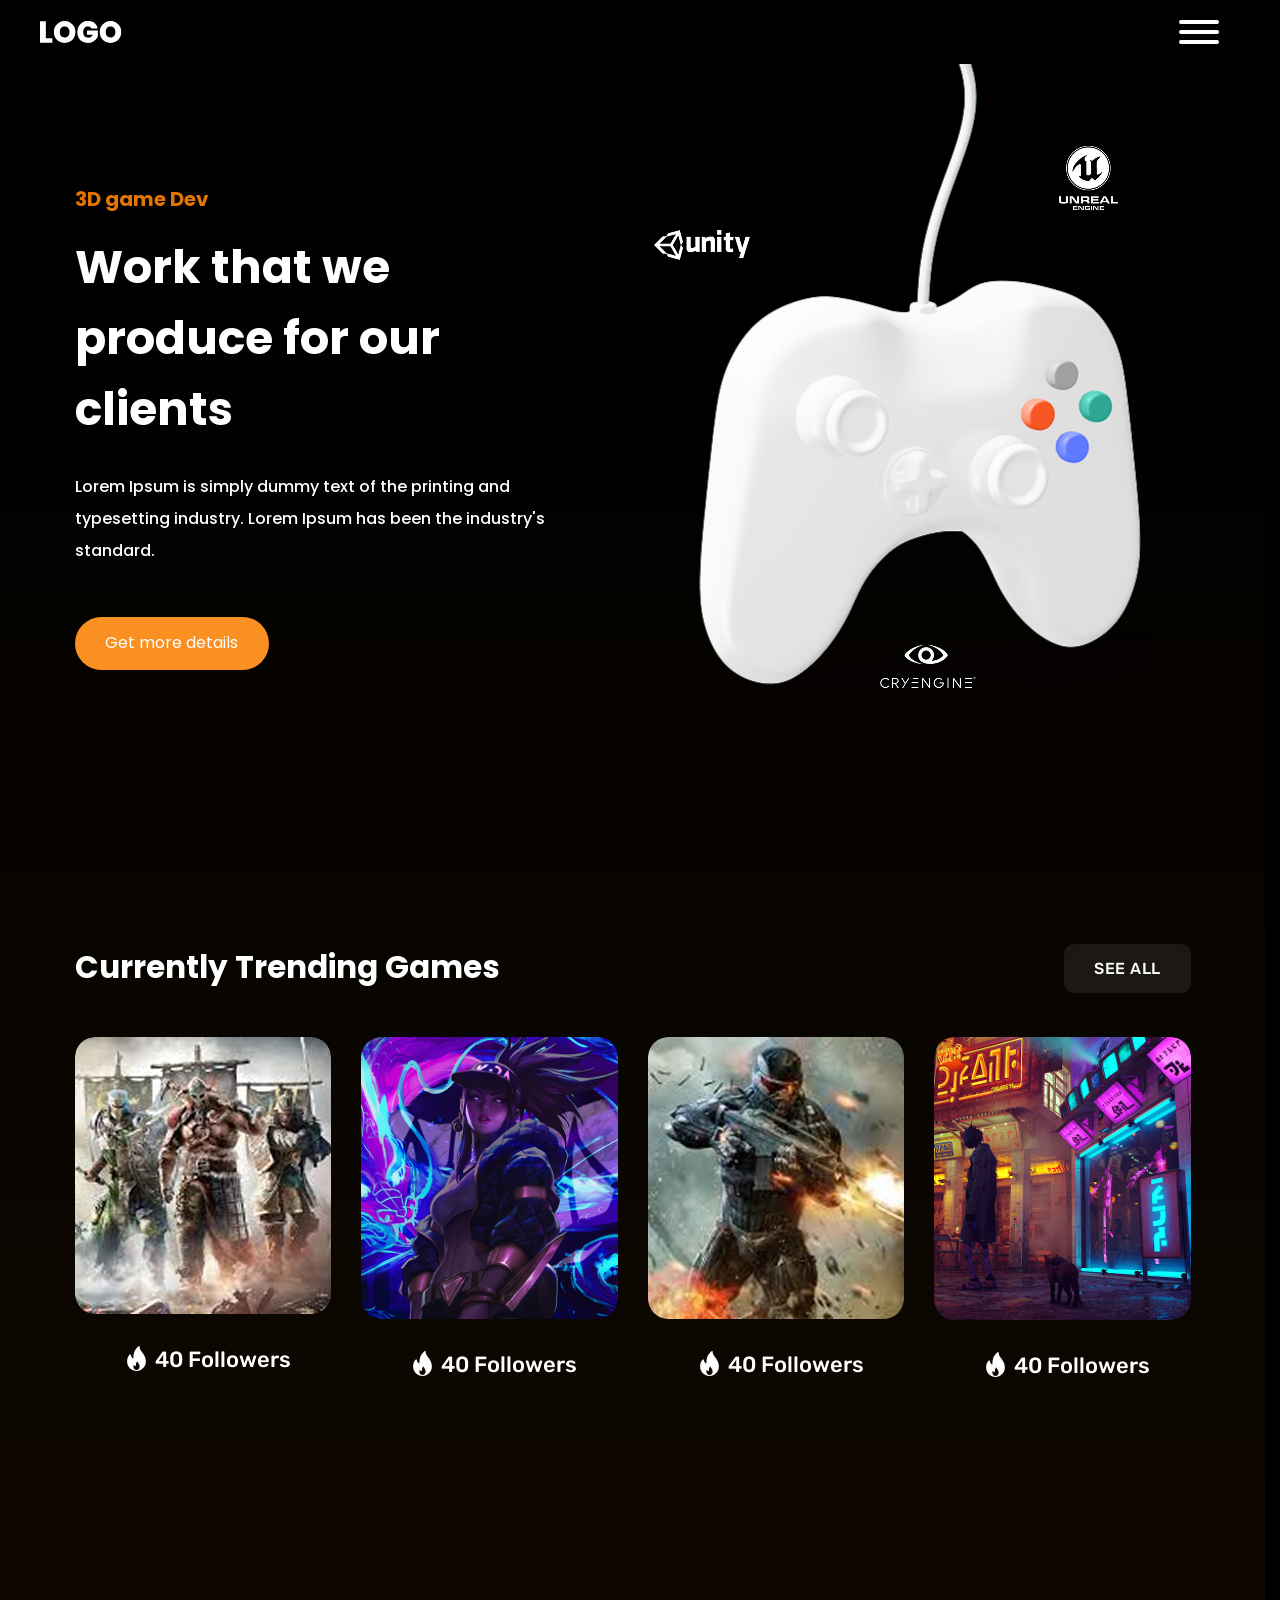
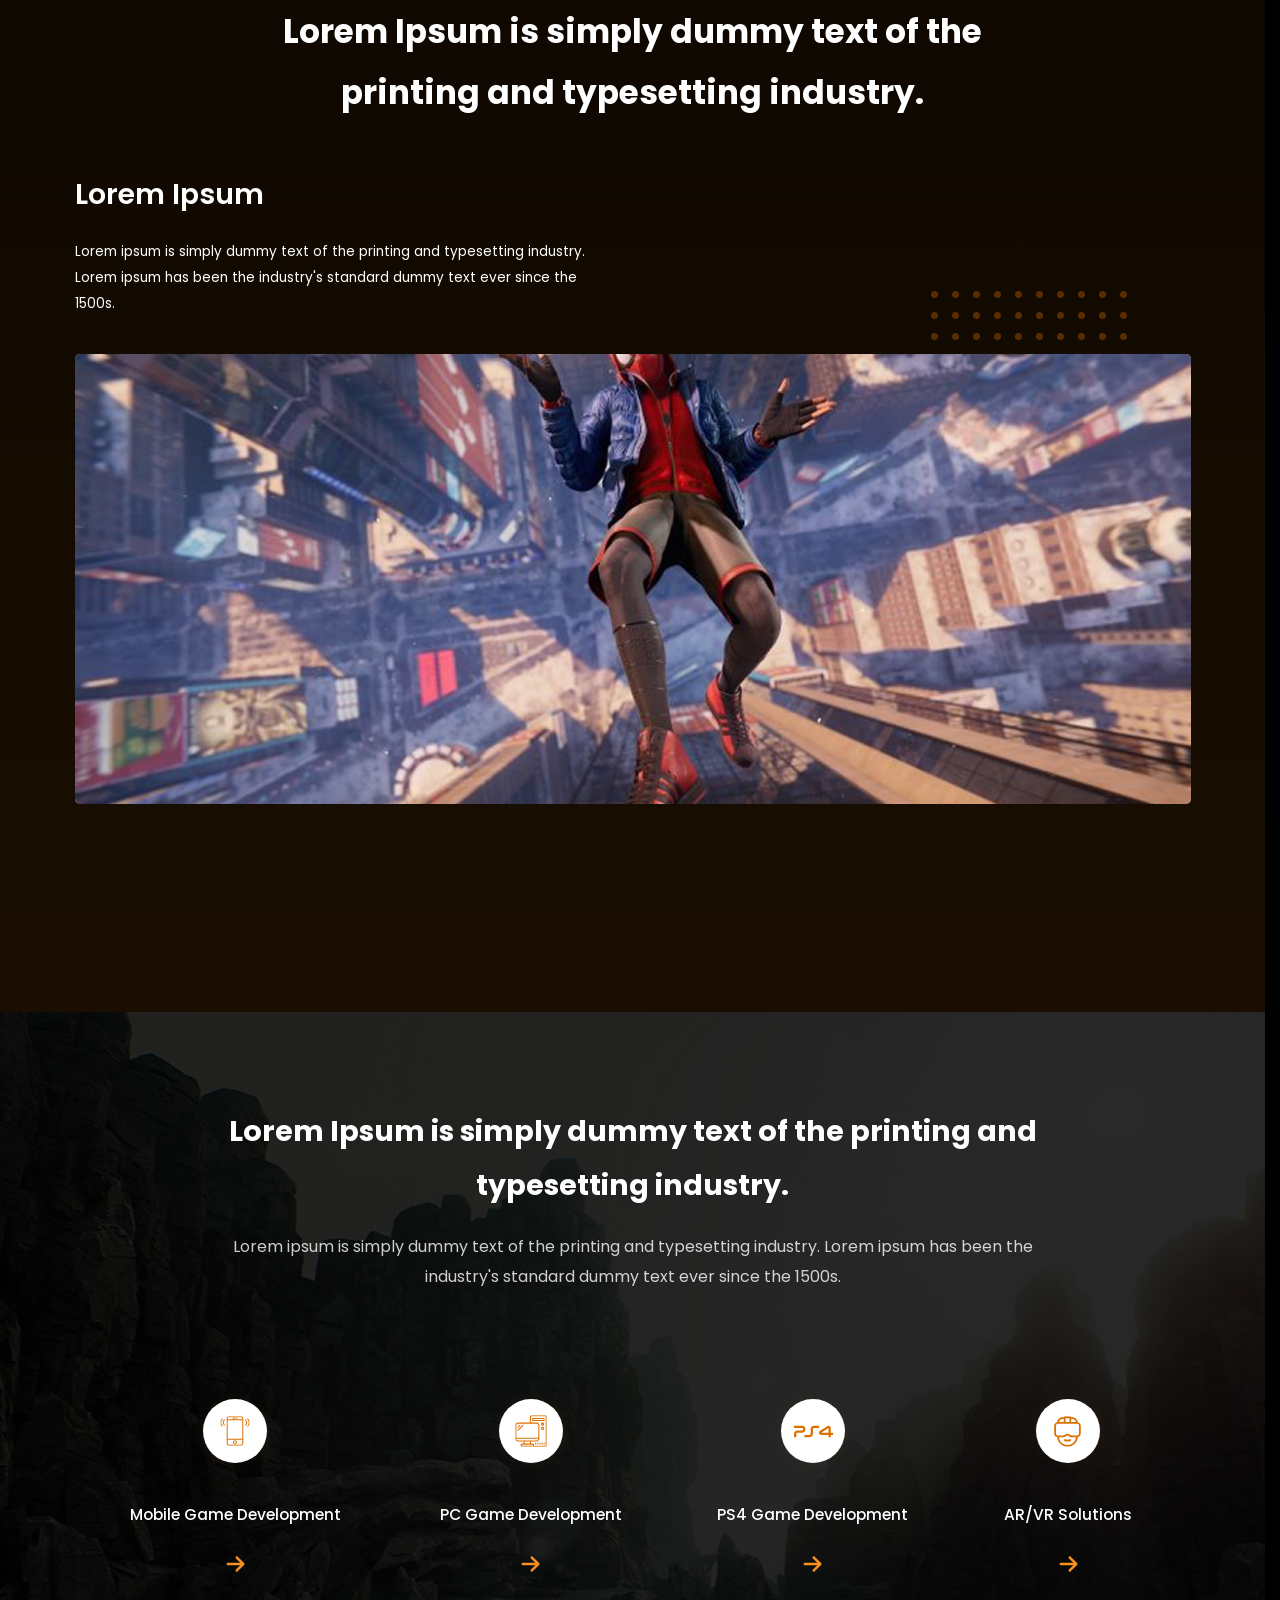
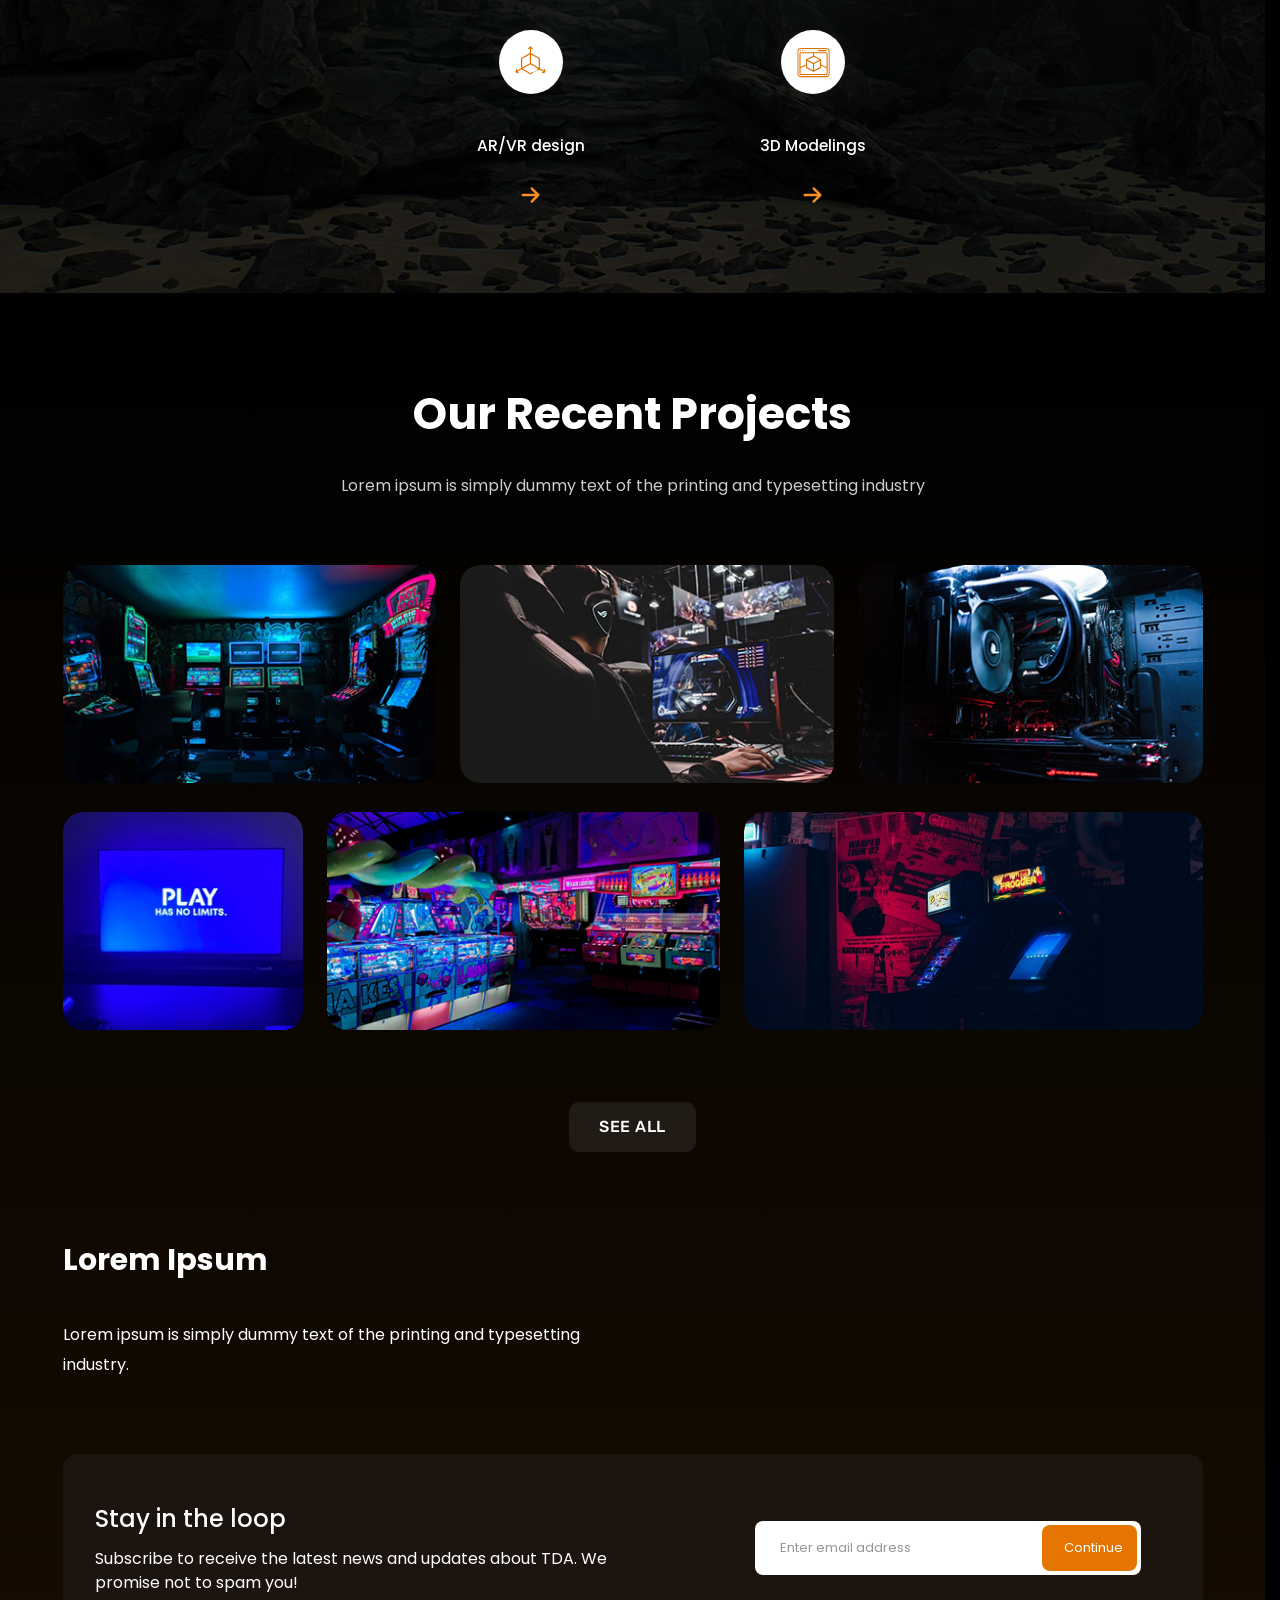
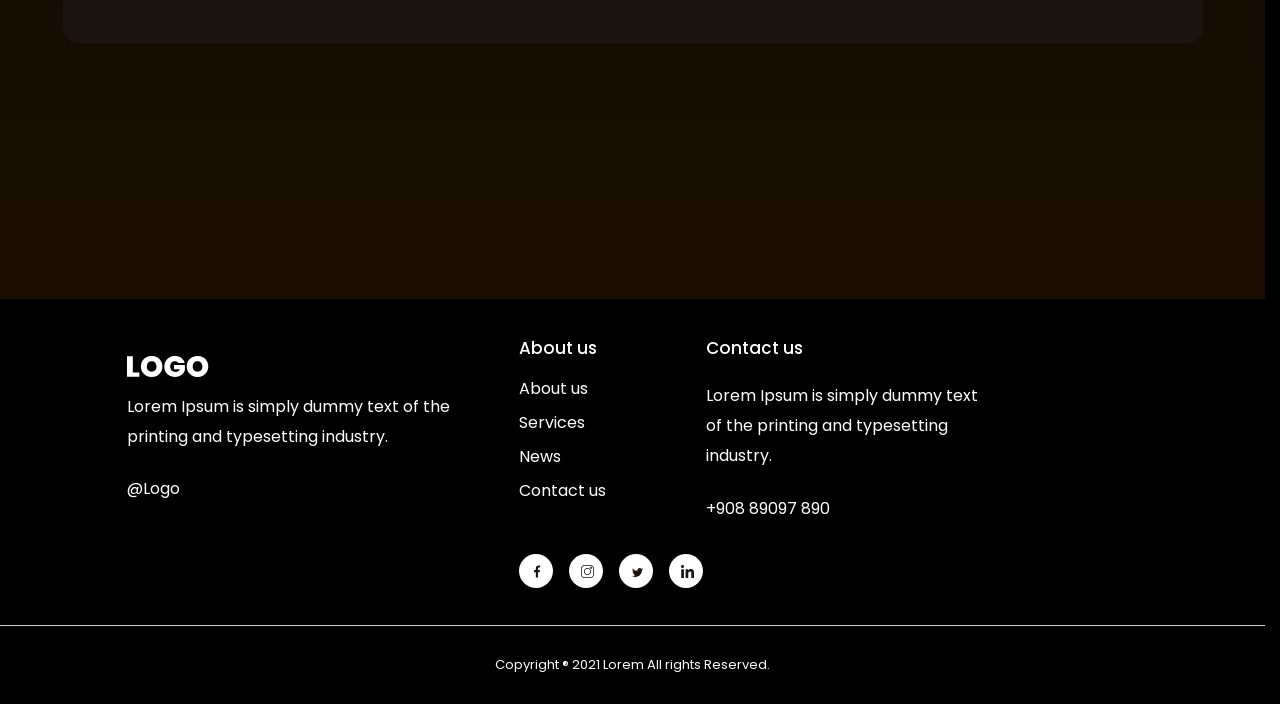
<file: index.html>
<!doctype html>
<html lang="en">
  <head>
    <meta charset="UTF-8" />
    <meta name="viewport" content="width=device-width, initial-scale=1.0" />
    <meta http-equiv="X-UA-Compatible" content="ie=edge" />
    <title>3D Game Dev Studio | Главная - Профессиональная разработка игр</title>
    <meta
      name="description"
      content="3D Game Dev Studio - ведущая студия разработки игр. Создаем игры любой сложности на Unity, Unreal Engine, CryEngine. Полный цикл от идеи до релиза." />
    <meta
      name="keywords"
      content="разработка игр, геймдев студия, 3D игры, Unity разработка, Unreal Engine, игровая студия, создание игр" />
    <meta name="robots" content="index, follow" />
    <meta property="og:type" content="website" />
    <meta property="og:url" content="https://your-domain.com/" />
    <meta property="og:title" content="3D Game Dev Studio — Создаем игры вашей мечты" />
    <meta
      property="og:description"
      content="Профессиональная разработка 3D игр. От концепта до релиза на всех платформах." />
    <meta property="og:image" content="https://your-domain.com/img/og-home.jpg" />
    <meta property="twitter:card" content="summary_large_image" />
    <meta property="twitter:title" content="3D Game Dev Studio - Главная" />
    <meta property="twitter:description" content="Ведущая студия разработки 3D игр. Воплощаем ваши идеи в реальность." />
    <meta property="twitter:image" content="https://your-domain.com/img/og-home.jpg" />
    <link rel="icon" href="src/assets/favicons/favicon_32x32.svg" type="image/svg+xml" />
    <link rel="icon" href="src/assets/favicons/favicon_32x32.png" sizes="32x32" type="image/png" />
    <link rel="apple-touch-icon" href="src/assets/favicons/iPhone_180x180.png" />
    <link rel="manifest" href="site.webmanifest" />
    <link rel="stylesheet" href="src/style/imports.css" />
    <link rel="stylesheet" href="src/style/swiper-bundle.min.css" />
    <script src="src/scripts/burger-toggle.js" defer></script>
    <script src="src/scripts/navigation.js" defer></script>
    <script src="src/scripts/scroll-to-top.js" defer></script>
    <script src="src/scripts/sticky-header.js" defer></script>
  </head>
  <body>
    <header class="smart-header" id="header">
      <div class="progress-container">
        <div class="progress-bar" id="progressBar"></div>
      </div>
      <div class="header-container">
        <div class="logo">
          <a class="header-logo" href="index.html" aria-label="Home page">
            <img
              class="header-logo-image"
              src="src/assets/logos/logo.svg"
              alt="3D Game Dev Studio Logo"
              width="82"
              height="45" />
          </a>
        </div>
        <div class="header-actions">
          <nav class="main-nav" aria-label="Main Navigation">
            <ul class="main-nav__list">
              <li class="main-nav__item">
                <a href="index.html" class="main-nav__link active" aria-current="page">Home</a>
              </li>
              <li class="main-nav__item">
                <a href="src/pages/about-us.html" class="main-nav__link">About us</a>
              </li>
              <li class="main-nav__item">
                <a href="src/pages/services.html" class="main-nav__link">Portfolio</a>
              </li>
              <li class="main-nav__item">
                <a href="src/pages/news.html" class="main-nav__link">News</a>
              </li>
            </ul>
          </nav>
          <a href="src/pages/contact-us.html" class="contact-us" title="Связаться с нами" aria-label="Contact Us">Contact us</a>
        </div>
        <button class="hamburger hamburger--vortex-r" type="button" aria-label="Open mobile menu">
          <span class="hamburger-box">
            <span class="hamburger-inner"></span>
          </span>
        </button> 
        <div class="wrapper">
          <svg class="transition" viewBox="0 0 100 100" preserveAspectRatio="none">
            <path class="path" stroke="#000000" fill="#fcc42a"  vector-effect="non-scaling-stroke"
                  d="M 0 100 L 0 100 100 100 100 100 C 50 100, 50 100, 0 100"></path>
          </svg>
          <div class="menu">
            <nav aria-label="Mobile navigation">
              <ul>
                <li><a href="index.html">Home</a></li>
                <li><a href="src/pages/about-us.html">About us</a></li>
                <li><a href="src/pages/services.html">Portfolio</a></li>
                <li><a href="src/pages/news.html">News</a></li>
                <li><a href="src/pages/contact-us.html">Contact us</a></li>
              </ul>
            </nav>
          </div>
        </div>
      </div>
    </header>
    <main>
      <h1 class="visually-hidden">3D Game Development Portfolio and Services</h1>
      <div class="bg-wrapper">
        <section class="hero">
          <div class="hero-container container">
            <div class="hero-content">
              <p class="hero-label">3D game Dev</p>
              <h1 class="hero-title">Work that we produce for our clients</h1>
              <p class="hero-description description-1">
                Lorem Ipsum is simply dummy text of the printing and typesetting industry. Lorem Ipsum has been the
                industry's standard.
              </p>
              <a href="services.html" class="hero-btn btn-1" title="Get more details">Get more details</a>
            </div>
            <div class="hero-visual">
              <img src="src/assets/images/joystick_1.png" alt="joystick" loading="lazy" />
              <img src="src/assets/images/cryengine.png" alt="cryengine" width="101" height="99" loading="lazy" />
              <img src="src/assets/images/unity.png" alt="unity" width="96" height="30" loading="lazy" />
              <img src="src/assets/images/unreal.png" alt="unreal" width="59" height="64" loading="lazy" />
            </div>
          </div>
        </section>
        <section class="trending-games" aria-labelledby="trending-games-title">
          <div class="trending-games-container container">
            <header class="trending-games-header">
              <h2 id="trending-games-title" class="trending-games-title">Currently Trending Games</h2>
              <a
                href="services.html"
                class="trending-games-link see_all-btn"
                aria-label="See all currently trending games"
                title="See all currently trending games">
                See all
              </a>
            </header>

            <ul class="trending-games-list" aria-label="Trending games list">
              <li class="trending-games-item">
                <article class="trending-game-card" aria-labelledby="trending-game-1-title">
                  <h3 id="trending-game-1-title" class="visually-hidden">God of War style action game</h3>
                  <img
                    class="trending-game-card-image"
                    src="src/assets/images/1.png"
                    alt="Fantasy warriors standing in battle"
                    width="251"
                    height="277"
                    loading="lazy" />
                  <p class="trending-game-card-followers">
                    <svg
                      width="25"
                      height="25"
                      viewBox="0 0 25 25"
                      fill="none"
                      xmlns="http://www.w3.org/2000/svg"
                      aria-hidden="true">
                      <g clip-path="url(#clip0_1_266)">
                        <path
                          d="M21.8216 14.6372C21.5352 10.9087 19.7993 8.57221 18.2678 6.5104C16.8498 4.60161 15.625 2.95327 15.625 0.521725C15.625 0.326413 15.5156 0.147897 15.3422 0.0583953C15.1682 -0.0316437 14.9592 -0.0168976 14.801 0.0980438C12.501 1.74384 10.582 4.51772 9.91162 7.1644C9.44624 9.00703 9.38467 11.0785 9.37603 12.4466C7.252 11.993 6.77085 8.81582 6.76577 8.7812C6.74185 8.6164 6.64116 8.47299 6.49468 8.39468C6.34668 8.31738 6.17271 8.31176 6.02266 8.38603C5.91128 8.43994 3.28877 9.77246 3.13618 15.0928C3.12549 15.2698 3.125 15.4474 3.125 15.6249C3.125 20.7936 7.33081 24.9992 12.5 24.9992C12.5071 24.9997 12.5147 25.0007 12.5208 24.9992C12.5229 24.9992 12.5249 24.9992 12.5274 24.9992C17.6839 24.9844 21.875 20.7845 21.875 15.6249C21.875 15.3649 21.8216 14.6372 21.8216 14.6372ZM12.5 23.9576C10.7768 23.9576 9.375 22.4644 9.375 20.6289C9.375 20.5664 9.37451 20.5033 9.37905 20.426C9.3999 19.6519 9.54692 19.1235 9.70815 18.772C10.0103 19.421 10.5504 20.0176 11.4278 20.0176C11.7157 20.0176 11.9487 19.7846 11.9487 19.4968C11.9487 18.7553 11.964 17.8998 12.1486 17.1277C12.3129 16.4432 12.7055 15.7148 13.203 15.131C13.4242 15.8888 13.8556 16.5021 14.2767 17.1008C14.8794 17.9572 15.5025 18.8427 15.6119 20.3527C15.6185 20.4422 15.6251 20.5323 15.6251 20.6289C15.625 22.4644 14.2232 23.9576 12.5 23.9576Z"
                          fill="white" />
                      </g>
                      <defs>
                        <clipPath id="clip0_1_266">
                          <rect width="25" height="25" fill="white" />
                        </clipPath>
                      </defs>
                    </svg>
                    <span>40 Followers</span>
                  </p>
                </article>
              </li>

              <li class="trending-games-item">
                <article class="trending-game-card" aria-labelledby="trending-game-2-title">
                  <h3 id="trending-game-2-title" class="visually-hidden">Neon fantasy character game</h3>
                  <img
                    class="trending-game-card-image"
                    src="src/assets/images/2.png"
                    alt="Female character in neon blue and purple effects"
                    width="251"
                    height="277"
                    loading="lazy" />
                  <p class="trending-game-card-followers">
                    <svg
                      width="25"
                      height="25"
                      viewBox="0 0 25 25"
                      fill="none"
                      xmlns="http://www.w3.org/2000/svg"
                      aria-hidden="true">
                      <g clip-path="url(#clip0_1_267)">
                        <path
                          d="M21.8216 14.6372C21.5352 10.9087 19.7993 8.57221 18.2678 6.5104C16.8498 4.60161 15.625 2.95327 15.625 0.521725C15.625 0.326413 15.5156 0.147897 15.3422 0.0583953C15.1682 -0.0316437 14.9592 -0.0168976 14.801 0.0980438C12.501 1.74384 10.582 4.51772 9.91162 7.1644C9.44624 9.00703 9.38467 11.0785 9.37603 12.4466C7.252 11.993 6.77085 8.81582 6.76577 8.7812C6.74185 8.6164 6.64116 8.47299 6.49468 8.39468C6.34668 8.31738 6.17271 8.31176 6.02266 8.38603C5.91128 8.43994 3.28877 9.77246 3.13618 15.0928C3.12549 15.2698 3.125 15.4474 3.125 15.6249C3.125 20.7936 7.33081 24.9992 12.5 24.9992C12.5071 24.9997 12.5147 25.0007 12.5208 24.9992C12.5229 24.9992 12.5249 24.9992 12.5274 24.9992C17.6839 24.9844 21.875 20.7845 21.875 15.6249C21.875 15.3649 21.8216 14.6372 21.8216 14.6372ZM12.5 23.9576C10.7768 23.9576 9.375 22.4644 9.375 20.6289C9.375 20.5664 9.37451 20.5033 9.37905 20.426C9.3999 19.6519 9.54692 19.1235 9.70815 18.772C10.0103 19.421 10.5504 20.0176 11.4278 20.0176C11.7157 20.0176 11.9487 19.7846 11.9487 19.4968C11.9487 18.7553 11.964 17.8998 12.1486 17.1277C12.3129 16.4432 12.7055 15.7148 13.203 15.131C13.4242 15.8888 13.8556 16.5021 14.2767 17.1008C14.8794 17.9572 15.5025 18.8427 15.6119 20.3527C15.6185 20.4422 15.6251 20.5323 15.6251 20.6289C15.625 22.4644 14.2232 23.9576 12.5 23.9576Z"
                          fill="white" />
                      </g>
                      <defs>
                        <clipPath id="clip0_1_267">
                          <rect width="25" height="25" fill="white" />
                        </clipPath>
                      </defs>
                    </svg>
                    <span>40 Followers</span>
                  </p>
                </article>
              </li>

              <li class="trending-games-item">
                <article class="trending-game-card" aria-labelledby="trending-game-3-title">
                  <h3 id="trending-game-3-title" class="visually-hidden">Military shooter game</h3>
                  <img
                    class="trending-game-card-image"
                    src="src/assets/images/3.png"
                    alt="Soldier firing a weapon in combat"
                    width="251"
                    height="277"
                    loading="lazy" />
                  <p class="trending-game-card-followers">
                    <svg
                      width="25"
                      height="25"
                      viewBox="0 0 25 25"
                      fill="none"
                      xmlns="http://www.w3.org/2000/svg"
                      aria-hidden="true">
                      <g clip-path="url(#clip0_1_268)">
                        <path
                          d="M21.8216 14.6372C21.5352 10.9087 19.7993 8.57221 18.2678 6.5104C16.8498 4.60161 15.625 2.95327 15.625 0.521725C15.625 0.326413 15.5156 0.147897 15.3422 0.0583953C15.1682 -0.0316437 14.9592 -0.0168976 14.801 0.0980438C12.501 1.74384 10.582 4.51772 9.91162 7.1644C9.44624 9.00703 9.38467 11.0785 9.37603 12.4466C7.252 11.993 6.77085 8.81582 6.76577 8.7812C6.74185 8.6164 6.64116 8.47299 6.49468 8.39468C6.34668 8.31738 6.17271 8.31176 6.02266 8.38603C5.91128 8.43994 3.28877 9.77246 3.13618 15.0928C3.12549 15.2698 3.125 15.4474 3.125 15.6249C3.125 20.7936 7.33081 24.9992 12.5 24.9992C12.5071 24.9997 12.5147 25.0007 12.5208 24.9992C12.5229 24.9992 12.5249 24.9992 12.5274 24.9992C17.6839 24.9844 21.875 20.7845 21.875 15.6249C21.875 15.3649 21.8216 14.6372 21.8216 14.6372ZM12.5 23.9576C10.7768 23.9576 9.375 22.4644 9.375 20.6289C9.375 20.5664 9.37451 20.5033 9.37905 20.426C9.3999 19.6519 9.54692 19.1235 9.70815 18.772C10.0103 19.421 10.5504 20.0176 11.4278 20.0176C11.7157 20.0176 11.9487 19.7846 11.9487 19.4968C11.9487 18.7553 11.964 17.8998 12.1486 17.1277C12.3129 16.4432 12.7055 15.7148 13.203 15.131C13.4242 15.8888 13.8556 16.5021 14.2767 17.1008C14.8794 17.9572 15.5025 18.8427 15.6119 20.3527C15.6185 20.4422 15.6251 20.5323 15.6251 20.6289C15.625 22.4644 14.2232 23.9576 12.5 23.9576Z"
                          fill="white" />
                      </g>
                      <defs>
                        <clipPath id="clip0_1_268">
                          <rect width="25" height="25" fill="white" />
                        </clipPath>
                      </defs>
                    </svg>
                    <span>40 Followers</span>
                  </p>
                </article>
              </li>

              <li class="trending-games-item">
                <article class="trending-game-card" aria-labelledby="trending-game-4-title">
                  <h3 id="trending-game-4-title" class="visually-hidden">Cyberpunk city game</h3>
                  <img
                    class="trending-game-card-image"
                    src="src/assets/images/4.png"
                    alt="Neon-lit cyberpunk city street at night"
                    width="251"
                    height="277"
                    loading="lazy" />
                  <p class="trending-game-card-followers">
                    <svg
                      width="25"
                      height="25"
                      viewBox="0 0 25 25"
                      fill="none"
                      xmlns="http://www.w3.org/2000/svg"
                      aria-hidden="true">
                      <g clip-path="url(#clip0_1_269)">
                        <path
                          d="M21.8216 14.6372C21.5352 10.9087 19.7993 8.57221 18.2678 6.5104C16.8498 4.60161 15.625 2.95327 15.625 0.521725C15.625 0.326413 15.5156 0.147897 15.3422 0.0583953C15.1682 -0.0316437 14.9592 -0.0168976 14.801 0.0980438C12.501 1.74384 10.582 4.51772 9.91162 7.1644C9.44624 9.00703 9.38467 11.0785 9.37603 12.4466C7.252 11.993 6.77085 8.81582 6.76577 8.7812C6.74185 8.6164 6.64116 8.47299 6.49468 8.39468C6.34668 8.31738 6.17271 8.31176 6.02266 8.38603C5.91128 8.43994 3.28877 9.77246 3.13618 15.0928C3.12549 15.2698 3.125 15.4474 3.125 15.6249C3.125 20.7936 7.33081 24.9992 12.5 24.9992C12.5071 24.9997 12.5147 25.0007 12.5208 24.9992C12.5229 24.9992 12.5249 24.9992 12.5274 24.9992C17.6839 24.9844 21.875 20.7845 21.875 15.6249C21.875 15.3649 21.8216 14.6372 21.8216 14.6372ZM12.5 23.9576C10.7768 23.9576 9.375 22.4644 9.375 20.6289C9.375 20.5664 9.37451 20.5033 9.37905 20.426C9.3999 19.6519 9.54692 19.1235 9.70815 18.772C10.0103 19.421 10.5504 20.0176 11.4278 20.0176C11.7157 20.0176 11.9487 19.7846 11.9487 19.4968C11.9487 18.7553 11.964 17.8998 12.1486 17.1277C12.3129 16.4432 12.7055 15.7148 13.203 15.131C13.4242 15.8888 13.8556 16.5021 14.2767 17.1008C14.8794 17.9572 15.5025 18.8427 15.6119 20.3527C15.6185 20.4422 15.6251 20.5323 15.6251 20.6289C15.625 22.4644 14.2232 23.9576 12.5 23.9576Z"
                          fill="white" />
                      </g>
                      <defs>
                        <clipPath id="clip0_1_269">
                          <rect width="25" height="25" fill="white" />
                        </clipPath>
                      </defs>
                    </svg>
                    <span>40 Followers</span>
                  </p>
                </article>
              </li>
            </ul>
          </div>
        </section>
        <section class="presentation" aria-labelledby="presentation-title">
          <div class="presentation-container container">
            <h2 id="presentation-title" class="presentation-title">
              Lorem Ipsum is simply dummy text of the printing and typesetting industry.
            </h2>
            <div class="presentation-content">
              <div class="presentation-text">
                <h3 class="presentation-subtitle">Lorem Ipsum</h3>
                <p class="presentation-description description">
                  Lorem ipsum is simply dummy text of the printing and typesetting industry. Lorem ipsum has been the
                  industry's standard dummy text ever since the 1500s.
                </p>
              </div>
              <div class="presentation-video">
                <img
                  src="src/assets/images/spider-men.jpg"
                  alt="Game presentation video thumbnail"
                  width="1146"
                  height="462"
                  loading="lazy"
                  class="presentation-video-image" />
              </div>
            </div>
          </div>
        </section>
      </div>
      <section class="services" aria-labelledby="services-title">
        <div class="services-container container">
          <header class="services-header">
            <h2 id="services-title" class="services-title subtitle">
              Lorem Ipsum is simply dummy text of the printing and typesetting industry.
            </h2>
            <p class="services-subtitle description-1">
              Lorem ipsum is simply dummy text of the printing and typesetting industry. Lorem ipsum has been the
              industry's standard dummy text ever since the 1500s.
            </p>
          </header>

          <ul class="services-list" aria-label="Our services">
            <li class="services-item">
              <article class="services-card">
                <div class="services-card-icon">
                  <img
                    src="src/assets/icons/phone-circle.svg"
                    alt="Mobile Game Development"
                    width="64"
                    height="64"
                    loading="lazy" />
                </div>
                <h3 class="services-card-title">Mobile Game Development</h3>
                <a
                  href="services.html"
                  class="services-card-link"
                  aria-label="Learn more about Mobile Game Development">
                  <svg width="21" height="21" viewBox="0 0 21 21" fill=""#DC7000" xmlns="http://www.w3.org/2000/svg">
                    <path
                      d="M1.26222 11.974C1.34814 11.988 1.4351 11.9944 1.52211 11.9933L16.3372 11.9933L16.0141 12.1435C15.6984 12.293 15.4111 12.4964 15.1652 12.7446L11.0107 16.8991C10.4635 17.4214 10.3716 18.2616 10.7928 18.8899C11.2831 19.5595 12.2232 19.7048 12.8928 19.2146C12.9469 19.1749 12.9983 19.1317 13.0466 19.0853L20.5593 11.5726C21.1464 10.9861 21.147 10.0348 20.5605 9.44765C20.5601 9.44728 20.5597 9.44685 20.5593 9.44648L13.0466 1.93378C12.459 1.34784 11.5077 1.34916 10.9217 1.93674C10.8756 1.98299 10.8325 2.0322 10.7928 2.08404C10.3716 2.71233 10.4635 3.55258 11.0107 4.0749L15.1577 8.23693C15.3781 8.45762 15.6316 8.64267 15.909 8.78536L16.3597 8.9882L1.6048 8.9882C0.837233 8.9597 0.163813 9.49587 0.0196152 10.2503C-0.113218 11.0695 0.443098 11.8411 1.26222 11.974Z"
                      fill="#DC7000" />
                  </svg>
                </a>
              </article>
            </li>

            <li class="services-item">
              <article class="services-card">
                <div class="services-card-icon">
                  <img src="src/assets/icons/pc-circle.svg" alt="PC Game Development" width="64" height="64" loading="lazy" />
                </div>
                <h3 class="services-card-title">PC Game Development</h3>
                <a href="services.html" class="services-card-link" aria-label="Learn more about PC Game Development">
                  <svg width="21" height="21" viewBox="0 0 21 21" fill="none" xmlns="http://www.w3.org/2000/svg">
                    <path
                      d="M1.26222 11.974C1.34814 11.988 1.4351 11.9944 1.52211 11.9933L16.3372 11.9933L16.0141 12.1435C15.6984 12.293 15.4111 12.4964 15.1652 12.7446L11.0107 16.8991C10.4635 17.4214 10.3716 18.2616 10.7928 18.8899C11.2831 19.5595 12.2232 19.7048 12.8928 19.2146C12.9469 19.1749 12.9983 19.1317 13.0466 19.0853L20.5593 11.5726C21.1464 10.9861 21.147 10.0348 20.5605 9.44765C20.5601 9.44728 20.5597 9.44685 20.5593 9.44648L13.0466 1.93378C12.459 1.34784 11.5077 1.34916 10.9217 1.93674C10.8756 1.98299 10.8325 2.0322 10.7928 2.08404C10.3716 2.71233 10.4635 3.55258 11.0107 4.0749L15.1577 8.23693C15.3781 8.45762 15.6316 8.64267 15.909 8.78536L16.3597 8.9882L1.6048 8.9882C0.837233 8.9597 0.163813 9.49587 0.0196152 10.2503C-0.113218 11.0695 0.443098 11.8411 1.26222 11.974Z"
                      fill="#DC7000" />
                  </svg>
                </a>
              </article>
            </li>

            <li class="services-item">
              <article class="services-card">
                <div class="services-card-icon">
                  <img src="src/assets/icons/ps4-circle.svg" alt="PS4 Game Development" width="64" height="64" loading="lazy" />
                </div>
                <h3 class="services-card-title">PS4 Game Development</h3>
                <a href="services.html" class="services-card-link" aria-label="Learn more about PS4 Game Development">
                  <svg width="21" height="21" viewBox="0 0 21 21" fill="none" xmlns="http://www.w3.org/2000/svg">
                    <path
                      d="M1.26222 11.974C1.34814 11.988 1.4351 11.9944 1.52211 11.9933L16.3372 11.9933L16.0141 12.1435C15.6984 12.293 15.4111 12.4964 15.1652 12.7446L11.0107 16.8991C10.4635 17.4214 10.3716 18.2616 10.7928 18.8899C11.2831 19.5595 12.2232 19.7048 12.8928 19.2146C12.9469 19.1749 12.9983 19.1317 13.0466 19.0853L20.5593 11.5726C21.1464 10.9861 21.147 10.0348 20.5605 9.44765C20.5601 9.44728 20.5597 9.44685 20.5593 9.44648L13.0466 1.93378C12.459 1.34784 11.5077 1.34916 10.9217 1.93674C10.8756 1.98299 10.8325 2.0322 10.7928 2.08404C10.3716 2.71233 10.4635 3.55258 11.0107 4.0749L15.1577 8.23693C15.3781 8.45762 15.6316 8.64267 15.909 8.78536L16.3597 8.9882L1.6048 8.9882C0.837233 8.9597 0.163813 9.49587 0.0196152 10.2503C-0.113218 11.0695 0.443098 11.8411 1.26222 11.974Z"
                      fill="#DC7000" />
                  </svg>
                </a>
              </article>
            </li>

            <li class="services-item">
              <article class="services-card">
                <div class="services-card-icon">
                  <img src="src/assets/icons/virtual-circle.svg" alt="AR/VR Solutions" width="64" height="64" loading="lazy" />
                </div>
                <h3 class="services-card-title">AR/VR Solutions</h3>
                <a href="services.html" class="services-card-link" aria-label="Learn more about AR/VR Solutions">
                  <svg width="21" height="21" viewBox="0 0 21 21" fill="none" xmlns="http://www.w3.org/2000/svg">
                    <path
                      d="M1.26222 11.974C1.34814 11.988 1.4351 11.9944 1.52211 11.9933L16.3372 11.9933L16.0141 12.1435C15.6984 12.293 15.4111 12.4964 15.1652 12.7446L11.0107 16.8991C10.4635 17.4214 10.3716 18.2616 10.7928 18.8899C11.2831 19.5595 12.2232 19.7048 12.8928 19.2146C12.9469 19.1749 12.9983 19.1317 13.0466 19.0853L20.5593 11.5726C21.1464 10.9861 21.147 10.0348 20.5605 9.44765C20.5601 9.44728 20.5597 9.44685 20.5593 9.44648L13.0466 1.93378C12.459 1.34784 11.5077 1.34916 10.9217 1.93674C10.8756 1.98299 10.8325 2.0322 10.7928 2.08404C10.3716 2.71233 10.4635 3.55258 11.0107 4.0749L15.1577 8.23693C15.3781 8.45762 15.6316 8.64267 15.909 8.78536L16.3597 8.9882L1.6048 8.9882C0.837233 8.9597 0.163813 9.49587 0.0196152 10.2503C-0.113218 11.0695 0.443098 11.8411 1.26222 11.974Z"
                      fill="#DC7000" />
                  </svg>
                </a>
              </article>
            </li>

            <li class="services-item">
              <article class="services-card">
                <div class="services-card-icon">
                  <img src="src/assets/icons/3d-circle.svg" alt="AR/VR design" width="64" height="64" loading="lazy" />
                </div>
                <h3 class="services-card-title">AR/VR design</h3>
                <a href="services.html" class="services-card-link" aria-label="Learn more about AR/VR design">
                  <svg width="21" height="21" viewBox="0 0 21 21" fill="none" xmlns="http://www.w3.org/2000/svg">
                    <path
                      d="M1.26222 11.974C1.34814 11.988 1.4351 11.9944 1.52211 11.9933L16.3372 11.9933L16.0141 12.1435C15.6984 12.293 15.4111 12.4964 15.1652 12.7446L11.0107 16.8991C10.4635 17.4214 10.3716 18.2616 10.7928 18.8899C11.2831 19.5595 12.2232 19.7048 12.8928 19.2146C12.9469 19.1749 12.9983 19.1317 13.0466 19.0853L20.5593 11.5726C21.1464 10.9861 21.147 10.0348 20.5605 9.44765C20.5601 9.44728 20.5597 9.44685 20.5593 9.44648L13.0466 1.93378C12.459 1.34784 11.5077 1.34916 10.9217 1.93674C10.8756 1.98299 10.8325 2.0322 10.7928 2.08404C10.3716 2.71233 10.4635 3.55258 11.0107 4.0749L15.1577 8.23693C15.3781 8.45762 15.6316 8.64267 15.909 8.78536L16.3597 8.9882L1.6048 8.9882C0.837233 8.9597 0.163813 9.49587 0.0196152 10.2503C-0.113218 11.0695 0.443098 11.8411 1.26222 11.974Z"
                      fill="#DC7000" />
                  </svg>
                </a>
              </article>
            </li>

            <li class="services-item">
              <article class="services-card">
                <div class="services-card-icon">
                  <img src="src/assets/icons/engine-circle.svg" alt="3D Modelings" width="64" height="64" loading="lazy" />
                </div>
                <h3 class="services-card-title">3D Modelings</h3>
                <a href="services.html" class="services-card-link" aria-label="Learn more about 3D Modelings">
                  <svg width="21" height="21" viewBox="0 0 21 21" fill="red" xmlns="http://www.w3.org/2000/svg">
                    <path
                      d="M1.26222 11.974C1.34814 11.988 1.4351 11.9944 1.52211 11.9933L16.3372 11.9933L16.0141 12.1435C15.6984 12.293 15.4111 12.4964 15.1652 12.7446L11.0107 16.8991C10.4635 17.4214 10.3716 18.2616 10.7928 18.8899C11.2831 19.5595 12.2232 19.7048 12.8928 19.2146C12.9469 19.1749 12.9983 19.1317 13.0466 19.0853L20.5593 11.5726C21.1464 10.9861 21.147 10.0348 20.5605 9.44765C20.5601 9.44728 20.5597 9.44685 20.5593 9.44648L13.0466 1.93378C12.459 1.34784 11.5077 1.34916 10.9217 1.93674C10.8756 1.98299 10.8325 2.0322 10.7928 2.08404C10.3716 2.71233 10.4635 3.55258 11.0107 4.0749L15.1577 8.23693C15.3781 8.45762 15.6316 8.64267 15.909 8.78536L16.3597 8.9882L1.6048 8.9882C0.837233 8.9597 0.163813 9.49587 0.0196152 10.2503C-0.113218 11.0695 0.443098 11.8411 1.26222 11.974Z"
                      fill="#DC7000" />
                  </svg>
                </a>
              </article>
            </li>
          </ul>
        </div>
      </section>
      <div class="bg-wrapper">
        <section class="projects" aria-labelledby="projects-title">
          <div class="projects-container container-second">
            <header class="projects-header">
              <h2 id="projects-title" class="projects-title">Our Recent Projects</h2>
              <p class="projects-subtitle">Lorem ipsum is simply dummy text of the printing and typesetting industry</p>
            </header>

            <ul class="projects-list" aria-label="Recent projects">
              <li class="projects-list-row1">
                <div class="projects-item">
                  <article class="projects-card">
                    <img
                      src="src/assets/images/computer-club.png"
                      alt="Gaming computer setup with blue lighting"
                      width="382"
                      height="223"
                      loading="lazy" />
                    <div class="projects-card-overlay">
                      <a href="services.html" class="projects-card-link" aria-label="View project details">
                        <svg
                          width="60"
                          height="60"
                          viewBox="0 0 60 60"
                          fill="none"
                          xmlns="http://www.w3.org/2000/svg"
                          aria-hidden="true">
                          <circle cx="30" cy="30" r="29" stroke="currentColor" stroke-width="2" />
                          <path
                            d="M24 30H36M36 30L31 25M36 30L31 35"
                            stroke="currentColor"
                            stroke-width="2"
                            stroke-linecap="round"
                            stroke-linejoin="round" />
                        </svg>
                      </a>
                    </div>
                  </article>
                </div>
                <div class="projects-item">
                  <article class="projects-card">
                    <img
                      src="src/assets/images/gamer.png"
                      alt="Gaming tournament interview setup"
                      width="382"
                      height="223"
                      loading="lazy" />
                    <div class="projects-card-overlay">
                      <a href="services.html" class="projects-card-link" aria-label="View project details">
                        <svg
                          width="60"
                          height="60"
                          viewBox="0 0 60 60"
                          fill="none"
                          xmlns="http://www.w3.org/2000/svg"
                          aria-hidden="true">
                          <circle cx="30" cy="30" r="29" stroke="currentColor" stroke-width="2" />
                          <path
                            d="M24 30H36M36 30L31 25M36 30L31 35"
                            stroke="currentColor"
                            stroke-width="2"
                            stroke-linecap="round"
                            stroke-linejoin="round" />
                        </svg>
                      </a>
                    </div>
                  </article>
                </div>
                <div class="projects-item">
                  <article class="projects-card">
                    <img
                      src="src/assets/images/game_set_up.png"
                      alt="Modern gaming arcade machines"
                      width="352"
                      height="223"
                      loading="lazy" />
                    <div class="projects-card-overlay">
                      <a href="services.html" class="projects-card-link" aria-label="View project details">
                        <svg
                          width="60"
                          height="60"
                          viewBox="0 0 60 60"
                          fill="none"
                          xmlns="http://www.w3.org/2000/svg"
                          aria-hidden="true">
                          <circle cx="30" cy="30" r="29" stroke="currentColor" stroke-width="2" />
                          <path
                            d="M24 30H36M36 30L31 25M36 30L31 35"
                            stroke="currentColor"
                            stroke-width="2"
                            stroke-linecap="round"
                            stroke-linejoin="round" />
                        </svg>
                      </a>
                    </div>
                  </article>
                </div>
              </li>
              <li class="projects-list-row2">
                <div class="projects-item">
                  <article class="projects-card">
                    <img
                      src="src/assets/images/play-has-no-limits.png"
                      alt="Professional gaming studio office"
                      width="246"
                      height="223"
                      loading="lazy" />
                    <div class="projects-card-overlay">
                      <a href="services.html" class="projects-card-link" aria-label="View project details">
                        <svg
                          width="60"
                          height="60"
                          viewBox="0 0 60 60"
                          fill="none"
                          xmlns="http://www.w3.org/2000/svg"
                          aria-hidden="true">
                          <circle cx="30" cy="30" r="29" stroke="currentColor" stroke-width="2" />
                          <path
                            d="M24 30H36M36 30L31 25M36 30L31 35"
                            stroke="currentColor"
                            stroke-width="2"
                            stroke-linecap="round"
                            stroke-linejoin="round" />
                        </svg>
                      </a>
                    </div>
                  </article>
                </div>
                <div class="projects-item">
                  <article class="projects-card">
                    <img
                      src="src/assets/images/retro-game-club.png"
                      alt="Gaming computer club setup"
                      width="401"
                      height="223"
                      loading="lazy" />
                    <div class="projects-card-overlay">
                      <a href="services.html" class="projects-card-link" aria-label="View project details">
                        <svg
                          width="60"
                          height="60"
                          viewBox="0 0 60 60"
                          fill="none"
                          xmlns="http://www.w3.org/2000/svg"
                          aria-hidden="true">
                          <circle cx="30" cy="30" r="29" stroke="currentColor" stroke-width="2" />
                          <path
                            d="M24 30H36M36 30L31 25M36 30L31 35"
                            stroke="currentColor"
                            stroke-width="2"
                            stroke-linecap="round"
                            stroke-linejoin="round" />
                        </svg>
                      </a>
                    </div>
                  </article>
                </div>
                <div class="projects-item">
                  <article class="projects-card">
                    <img
                      src="src/assets/images/game-automats.png"
                      alt="Retro gaming club with vintage machines"
                      width="469"
                      height="223"
                      loading="lazy" />
                    <div class="projects-card-overlay">
                      <a href="services.html" class="projects-card-link" aria-label="View project details">
                        <svg
                          width="60"
                          height="60"
                          viewBox="0 0 60 60"
                          fill="none"
                          xmlns="http://www.w3.org/2000/svg"
                          aria-hidden="true">
                          <circle cx="30" cy="30" r="29" stroke="currentColor" stroke-width="2" />
                          <path
                            d="M24 30H36M36 30L31 25M36 30L31 35"
                            stroke="currentColor"
                            stroke-width="2"
                            stroke-linecap="round"
                            stroke-linejoin="round" />
                        </svg>
                      </a>
                    </div>
                  </article>
                </div>
              </li>
            </ul>
            <div class="projects-footer">
              <a href="services.html" class="projects-see-all-btn see_all-btn" title="See all projects">See all</a>
            </div>
          </div>
        </section>
        <section class="newsletter">
          <div class="newsletter-container container-second">
            <header class="newsletter-about-brief-header">
              <h2 class="newsletter-about-brief-title">Lorem Ipsum</h2>
              <p class="newsletter-about-brief-description description">
                Lorem ipsum is simply dummy text of the printing and typesetting industry.
              </p>
            </header>
            <div class="newsletter-content">
              <header class="newsletter-header">
                <h2 class="newsletter-title">Stay in the loop</h2>
                <p class="newsletter-description description-2">
                  Subscribe to receive the latest news and updates about TDA. We promise not to spam you!
                </p>
              </header>
              <form class="newsletter-form" aria-label="Newsletter subscription form">
                <div class="newsletter-form-group">
                  <input
                    type="email"
                    class="newsletter-input"
                    placeholder="Enter email address"
                    required
                    aria-label="Email address"
                    inputmode="email"
                    autocomplete="email" />
                  <button type="submit" class="newsletter-button" aria-label="Subscribe to newsletter">Continue</button>
                </div>
              </form>
            </div>
          </div>
        </section>
      </div>
    </main>
    <footer class="footer">
      <div class="footer-container">
        <div class="footer-top">
          <header class="footer-header">
            <div class="logo">
              <a class="header-logo" href="index.html">
                <img
                  class="header-logo-image"
                  src="src/assets/logos/logo.svg"
                  alt="3D Game Dev Studio Logo"
                  width="82"
                  height="45" />
              </a>
            </div>
            <p class="footer-description description">
              Lorem Ipsum is simply dummy text of the printing and typesetting industry.
            </p>
            <span>@Logo</span>
          </header>
          <div class="footer-body">
            <div class="footer-column">
              <h2 class="footer-column-title">About us</h2>
              <nav>
                <ul>
                  <li>
                    <a href="about-us.html">About us</a>
                  </li>
                  <li>
                    <a href="services.html">Services</a>
                  </li>
                  <li>
                    <a href="news.html">News</a>
                  </li>
                  <li>
                    <a href="contact-us.html">Contact us</a>
                  </li>
                </ul>
              </nav>
            </div>
            <div class="footer-column">
              <h2 class="footer-column-title">Contact us</h2>
              <p class="footer-contact-info description">
                Lorem Ipsum is simply dummy text of the printing and typesetting industry.
              </p>
              <a href="tel:+90889097890" title="Позвонить нам">+908 89097 890</a>
            </div>
            <div class="footer-soc1als">
              <ul class="footer-soc1als-list">
                <li class="footer-soc1als-item">
                  <a
                    class="footer-soc1als-link"
                    href="https://www.facebook.com"
                    target="_blank"
                    rel="noopener noreferrer"
                    title="Facebook">
                    <svg width="12" height="12" viewBox="0 0 12 12" fill="none" xmlns="http://www.w3.org/2000/svg">
                      <path
                        d="M7.9985 1.9925H9.094V0.0845C8.905 0.0585 8.255 0 7.498 0C5.91851 0 4.83651 0.9935 4.83651 2.8195V4.5H3.09351V6.633H4.83651V12H6.97351V6.6335H8.646L8.9115 4.5005H6.97301V3.031C6.97351 2.4145 7.1395 1.9925 7.9985 1.9925Z"
                        fill="black" />
                    </svg>
                  </a>
                </li>
                <li class="footer-soc1als-item">
                  <a
                    class="footer-soc1als-link"
                    href="https://www.instagram.com"
                    target="_blank"
                    rel="noopener noreferrer"
                    title="Instagram">
                    <svg width="13" height="13" viewBox="0 0 13 13" fill="none" xmlns="http://www.w3.org/2000/svg">
                      <g clip-path="url(#clip0_1_311)">
                        <path
                          d="M9.481 0H3.51898C1.57858 0 0 1.57858 0 3.51898V9.4811C0 11.4214 1.57858 13 3.51898 13H9.4811C11.4214 13 13 11.4214 13 9.4811V3.51898C13 1.57858 11.4214 0 9.481 0V0ZM12.2379 9.4811C12.2379 11.0012 11.0012 12.2379 9.481 12.2379H3.51898C1.99881 12.2379 0.762114 11.0012 0.762114 9.4811V3.51898C0.762114 1.99881 1.99881 0.762114 3.51898 0.762114H9.4811C11.0012 0.762114 12.2379 1.99881 12.2379 3.51898V9.4811Z"
                          fill="black" />
                        <path
                          d="M6.49989 2.94531C4.53986 2.94531 2.94531 4.53986 2.94531 6.49989C2.94531 8.45993 4.53986 10.0545 6.49989 10.0545C8.45993 10.0545 10.0545 8.45993 10.0545 6.49989C10.0545 4.53986 8.45993 2.94531 6.49989 2.94531ZM6.49989 9.29236C4.96019 9.29236 3.70743 8.03969 3.70743 6.49989C3.70743 4.96019 4.96019 3.70743 6.49989 3.70743C8.03969 3.70743 9.29236 4.96019 9.29236 6.49989C9.29236 8.03969 8.03969 9.29236 6.49989 9.29236Z"
                          fill="black" />
                        <path
                          d="M10.1394 1.68311C9.56023 1.68311 9.08911 2.15432 9.08911 2.73344C9.08911 3.31266 9.56023 3.78388 10.1394 3.78388C10.7187 3.78388 11.1899 3.31266 11.1899 2.73344C11.1899 2.15422 10.7187 1.68311 10.1394 1.68311ZM10.1394 3.02166C9.98056 3.02166 9.85122 2.89233 9.85122 2.73344C9.85122 2.57445 9.98056 2.44522 10.1394 2.44522C10.2984 2.44522 10.4278 2.57445 10.4278 2.73344C10.4278 2.89233 10.2984 3.02166 10.1394 3.02166Z"
                          fill="black" />
                      </g>
                      <defs>
                        <clipPath id="clip0_1_311">
                          <rect width="13" height="13" fill="white" />
                        </clipPath>
                      </defs>
                    </svg>
                  </a>
                </li>
                <li class="footer-soc1als-item">
                  <a
                    class="footer-soc1als-link"
                    href="https://www.twitter.com"
                    target="_blank"
                    rel="noopener noreferrer"
                    title="Twitter">
                    <svg width="13" height="13" viewBox="0 0 13 13" fill="none" xmlns="http://www.w3.org/2000/svg">
                      <g clip-path="url(#clip0_1_318)">
                        <path
                          d="M13 2.46919C12.5166 2.68125 12.0014 2.82181 11.4644 2.89006C12.0169 2.56019 12.4386 2.04181 12.6368 1.417C12.1217 1.72412 11.5529 1.94106 10.9468 2.06213C10.4577 1.54131 9.76056 1.21875 9.00006 1.21875C7.52456 1.21875 6.33669 2.41638 6.33669 3.88456C6.33669 4.09581 6.35456 4.29894 6.39844 4.49231C4.18275 4.38425 2.22219 3.32231 0.905125 1.70463C0.675187 2.10356 0.540313 2.56019 0.540313 3.05175C0.540313 3.97475 1.01562 4.79294 1.72413 5.26662C1.29594 5.2585 0.875875 5.13419 0.52 4.93837C0.52 4.9465 0.52 4.95706 0.52 4.96762C0.52 6.26275 1.44381 7.3385 2.65525 7.58631C2.43831 7.64563 2.20187 7.67406 1.9565 7.67406C1.78587 7.67406 1.61362 7.66431 1.45194 7.62856C1.79725 8.684 2.77713 9.45994 3.94225 9.48512C3.0355 10.1944 1.88419 10.6218 0.637812 10.6218C0.41925 10.6218 0.209625 10.6121 0 10.5852C1.18056 11.3466 2.57969 11.7812 4.0885 11.7812C8.99275 11.7812 11.674 7.71875 11.674 4.19737C11.674 4.07956 11.6699 3.96581 11.6643 3.85287C12.1932 3.4775 12.6376 3.00869 13 2.46919Z"
                          fill="black" />
                      </g>
                      <defs>
                        <clipPath id="clip0_1_318">
                          <rect width="13" height="13" fill="white" />
                        </clipPath>
                      </defs>
                    </svg>
                  </a>
                </li>
                <li class="footer-soc1als-item">
                  <a
                    class="footer-soc1als-link"
                    href="https://www.linkedin.com"
                    target="_blank"
                    rel="noopener noreferrer"
                    title="LinkedIn">
                    <svg width="11" height="11" viewBox="0 0 11 11" fill="none" xmlns="http://www.w3.org/2000/svg">
                      <g clip-path="url(#clip0_1_325)">
                        <path
                          d="M10.9973 11V10.9996H11.0001V6.96531C11.0001 4.99173 10.5752 3.47144 8.26795 3.47144C7.15879 3.47144 6.41445 4.0801 6.11058 4.65714H6.07849V3.65569H3.89087V10.9996H6.16879V7.36314C6.16879 6.40569 6.35029 5.47985 7.536 5.47985C8.70429 5.47985 8.7217 6.57252 8.7217 7.42456V11H10.9973Z"
                          fill="black" />
                        <path d="M0.181396 3.65601H2.46206V10.9999H0.181396V3.65601Z" fill="black" />
                        <path
                          d="M1.32092 0C0.591708 0 0 0.591708 0 1.32092C0 2.05013 0.591708 2.65421 1.32092 2.65421C2.05013 2.65421 2.64183 2.05013 2.64183 1.32092C2.64138 0.591708 2.04967 0 1.32092 0V0Z"
                          fill="black" />
                      </g>
                      <defs>
                        <clipPath id="clip0_1_325">
                          <rect width="11" height="11" fill="white" />
                        </clipPath>
                      </defs>
                    </svg>
                  </a>
                </li>
              </ul>
            </div>
          </div>
        </div>
      </div>
      <div class="footer-extra">
        <div class="footer-extra-inner">
          <div class="footer-copyright">
            Copyright &reg;
            <time datetime="2021">2021</time>
            Lorem All rights Reserved.
          </div>
        </div>
      </div>
    </footer>
    <button type="button" class="scrollToTopBtn" aria-label="Вернуться в начало страницы">
      <svg width="20" height="18" viewBox="0 0 20 18" fill="none" xmlns="http://www.w3.org/2000/svg">
        <path d="M1.25 7.50156H16.075L11.5375 2.05157C11.3253 1.79629 11.2232 1.46719 11.2537 1.13666C11.2842 0.806128 11.4447 0.501239 11.7 0.289065C11.9553 0.0768921 12.2844 -0.0251853 12.6149 0.00528938C12.9454 0.035764 13.2503 0.196295 13.4625 0.451565L19.7125 7.95156C19.7545 8.01122 19.7922 8.07389 19.825 8.13907C19.825 8.20157 19.825 8.23907 19.9125 8.30157C19.9692 8.44489 19.9988 8.59745 20 8.75156C19.9988 8.90568 19.9692 9.05824 19.9125 9.20156C19.9125 9.26406 19.9125 9.30157 19.825 9.36407C19.7922 9.42924 19.7545 9.49191 19.7125 9.55157L13.4625 17.0516C13.345 17.1927 13.1978 17.3061 13.0314 17.3839C12.8651 17.4617 12.6836 17.5019 12.5 17.5016C12.2079 17.5021 11.9249 17.4004 11.7 17.2141C11.5734 17.1091 11.4688 16.9803 11.3921 16.8348C11.3154 16.6894 11.2682 16.5303 11.2531 16.3665C11.238 16.2028 11.2553 16.0377 11.3041 15.8807C11.3529 15.7237 11.4322 15.5779 11.5375 15.4516L16.075 10.0016H1.25C0.91848 10.0016 0.600536 9.86987 0.366116 9.63545C0.131695 9.40103 0 9.08309 0 8.75156C0 8.42004 0.131695 8.1021 0.366116 7.86768C0.600536 7.63326 0.91848 7.50156 1.25 7.50156Z" fill="white"/>
      </svg>
    </button>
  </body>
</html>
</file>
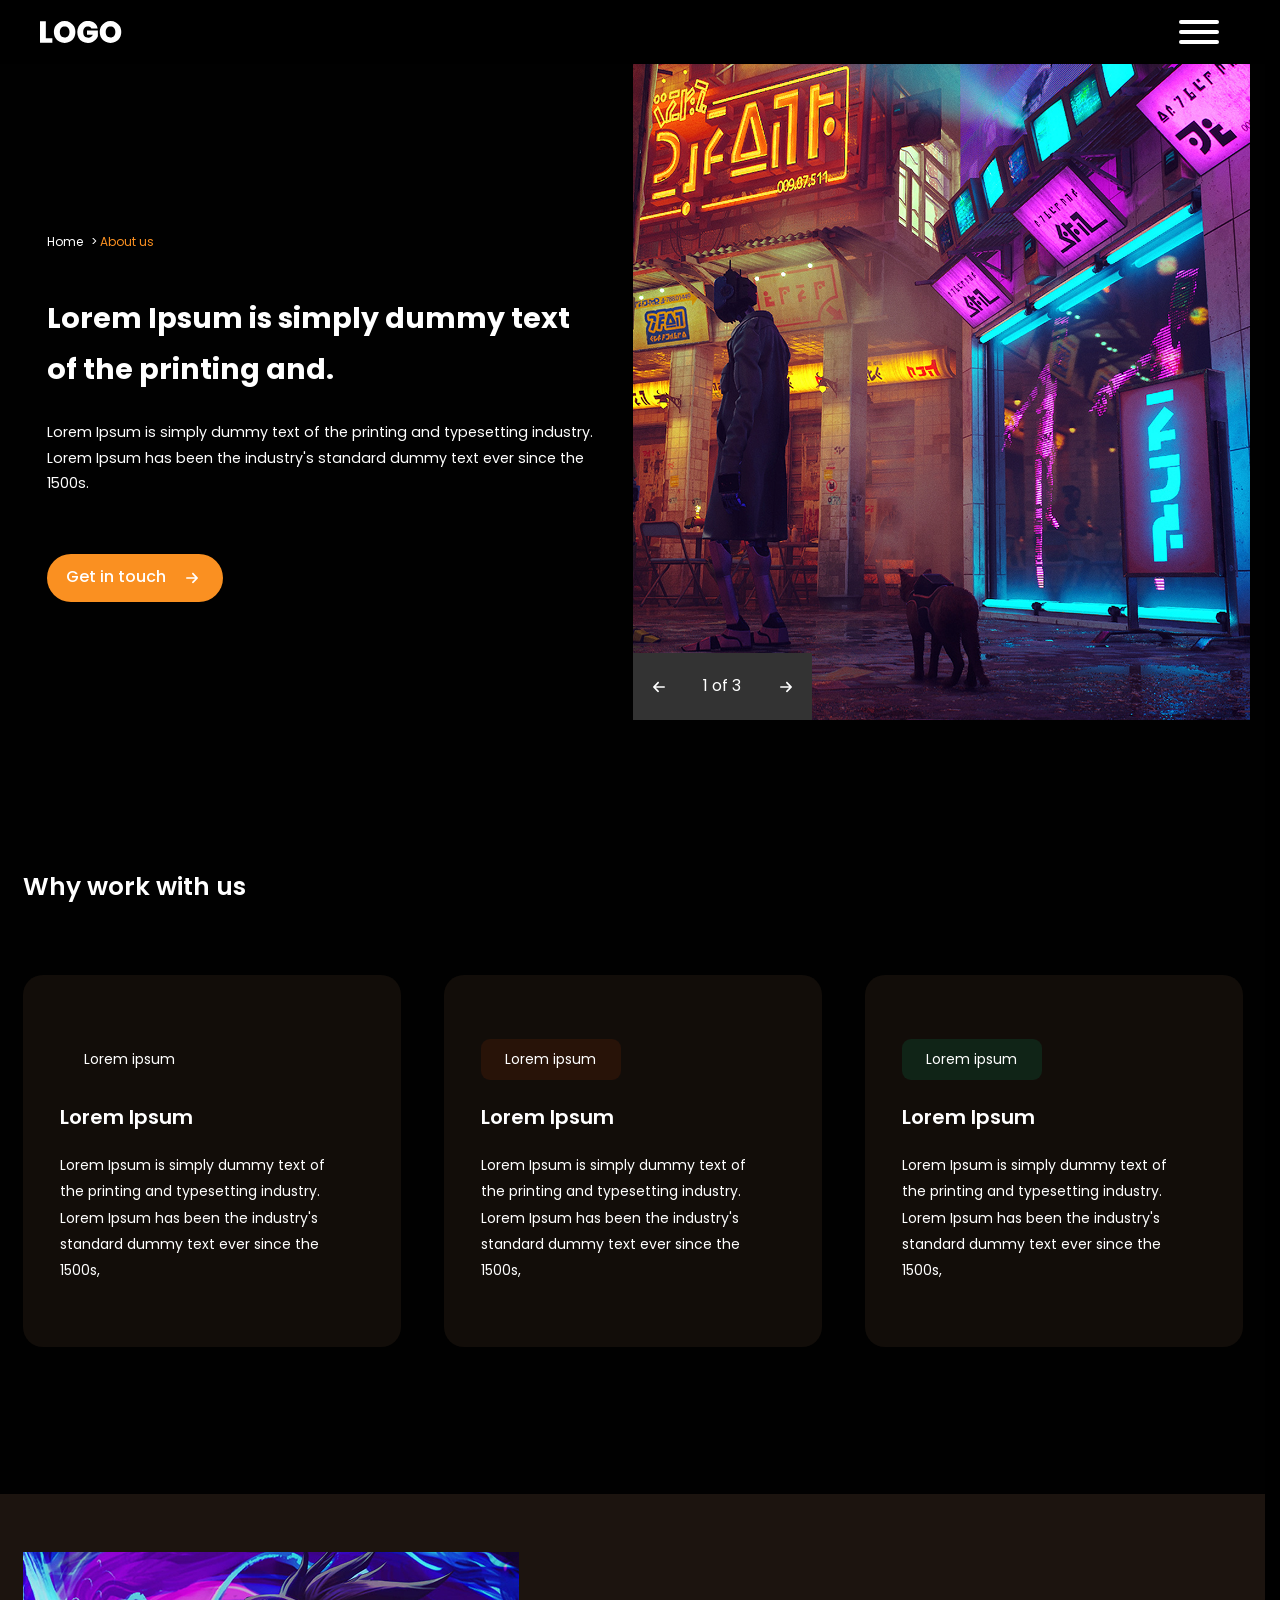
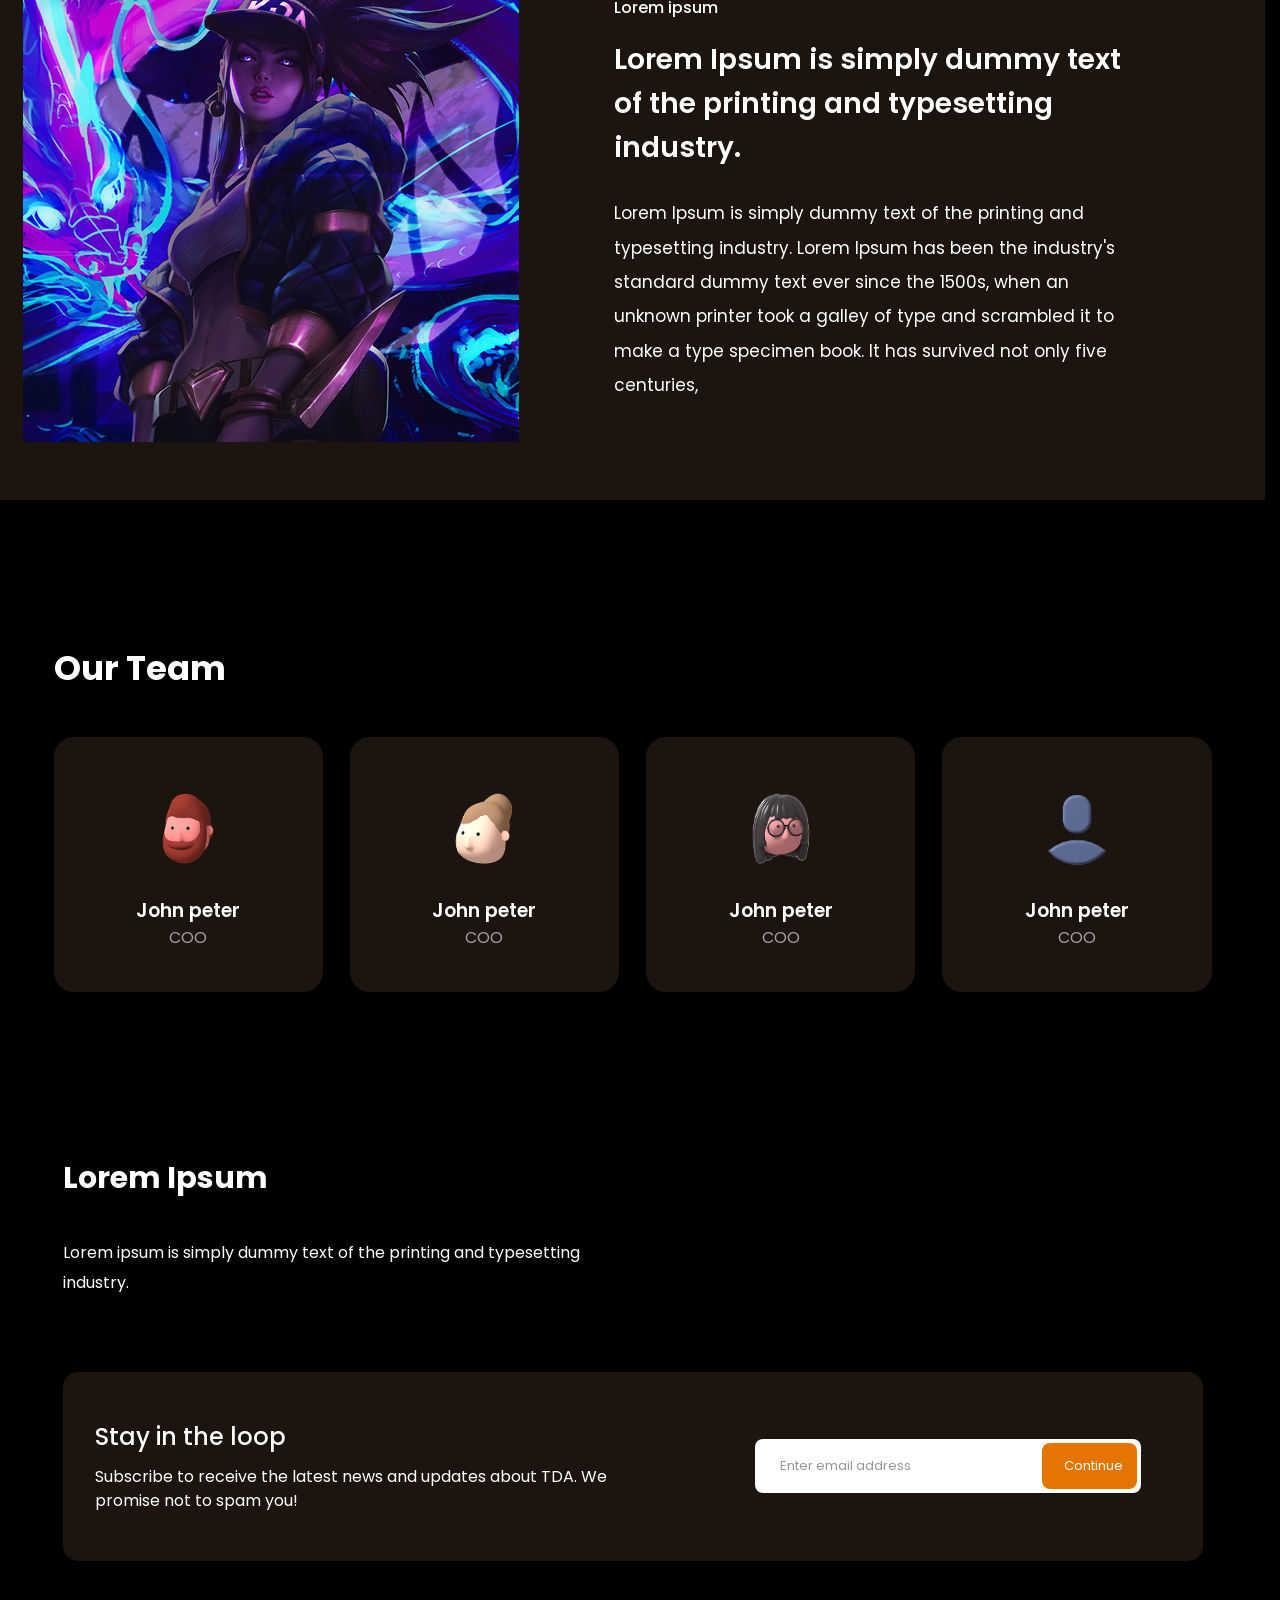
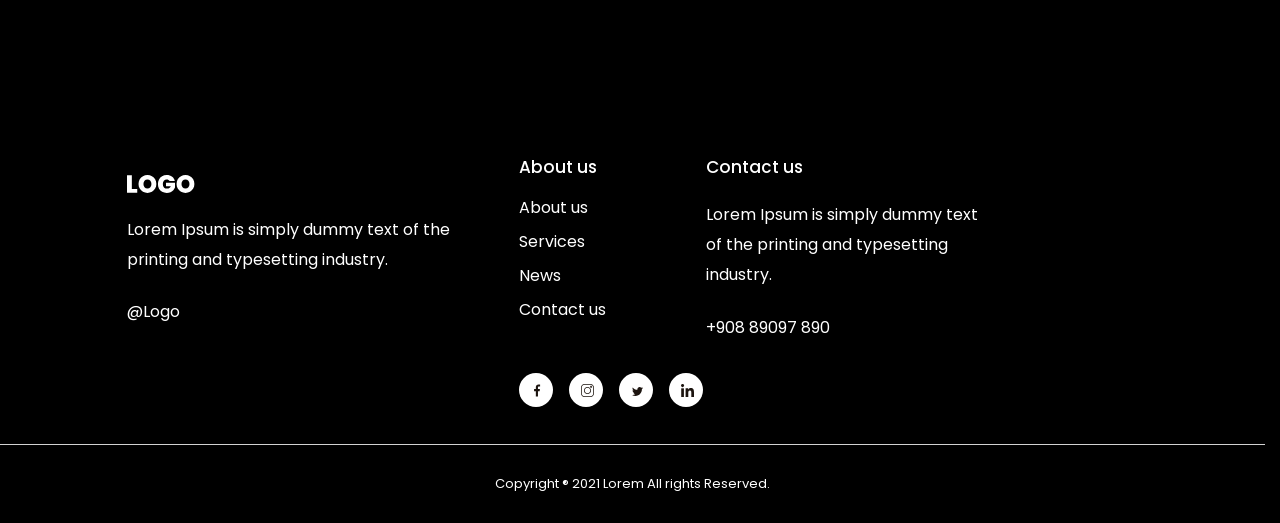
<file: src/pages/about-us.html>
<!doctype html>
<html lang="en">
  <head>
    <meta charset="UTF-8" />
    <meta name="viewport" content="width=device-width, initial-scale=1.0" />
    <meta http-equiv="X-UA-Compatible" content="ie=edge" />
    <title>О нас | 3D Game Dev Studio - Команда профессионалов</title>
    <meta
      name="description"
      content="Познакомьтесь с командой 3D Game Dev Studio. Опытные разработчики, дизайнеры и геймдизайнеры. Наша миссия - создавать игры мирового уровня." />
    <meta
      name="keywords"
      content="о студии, команда разработчиков, игровая студия, геймдев команда, о нас, разработчики игр" />
    <meta name="robots" content="index, follow" />
    <meta property="og:type" content="website" />
    <meta property="og:url" content="https://your-domain.com/about-us.html" />
    <meta property="og:title" content="О нас - 3D Game Dev Studio" />
    <meta
      property="og:description"
      content="Узнайте больше о нашей команде профессионалов и нашем подходе к разработке игр." />
    <meta property="og:image" content="https://your-domain.com/img/og-about.jpg" />
    <meta property="twitter:card" content="summary_large_image" />
    <meta property="twitter:title" content="О нас - 3D Game Dev Studio" />
    <meta property="twitter:description" content="Профессиональная команда разработчиков игр с многолетним опытом." />
    <meta property="twitter:image" content="https://your-domain.com/img/og-about.jpg" />
    <link rel="icon" type="image/png" href="../assets/favicons/favicon.png" />
    <link rel="shortcut icon" href="../assets/favicons/favicon_32x32.ico" type="image/x-icon" />
    <link rel="icon" href="../assets/favicons/favicon_32x32.svg" type="image/svg+xml" />
    <link rel="icon" href="../assets/favicons/favicon_32x32.png" sizes="32x32" type="image/png" />
    <link rel="icon" href="../assets/favicons/favicon_48x48.png" sizes="48x48" type="image/png" />
    <link rel="icon" href="../assets/favicons/Android_Chrome_192x192.png" sizes="192x192" type="image/png" />
    <link rel="apple-touch-icon" href="../assets/favicons/iPhone_180x180.png" />
    <link rel="manifest" href="../../site.webmanifest" />
    <link rel="stylesheet" href="../style/imports.css" />
    <link rel="stylesheet" href="../style/swiper-bundle.min.css" />
    <script src="../scripts/burger-toggle.js" defer></script>
    <script src="../scripts/swiper-bundle.min.js" defer></script>
    <script src="../scripts/navigation.js" defer></script>
    <script src="../scripts/sticky-header.js" defer></script>
    <script src="../scripts/scroll-to-top.js" defer></script>
    <script src="../scripts/swiper.js" defer></script>
  </head>
  <body>
    <header class="smart-header" id="header">
      <div class="progress-container">
        <div class="progress-bar" id="progressBar"></div>
      </div>
      <div class="header-container">
        <div class="logo">
          <a class="header-logo" href="../../index.html" aria-label="Home page">
            <img
              class="header-logo-image"
              src="../assets/logos/logo.svg"
              alt="3D Game Dev Studio Logo"
              width="82"
              height="45" />
          </a>
        </div>
        <div class="header-actions">
          <nav class="main-nav" aria-label="Main Navigation">
            <ul class="main-nav__list">
              <li class="main-nav__item">
                <a href="../../index.html" class="main-nav__link">Home</a>
              </li>
              <li class="main-nav__item">
                <a href="about-us.html" class="main-nav__link active" aria-current="page">About us</a>
              </li>
              <li class="main-nav__item">
                <a href="services.html" class="main-nav__link">Portfolio</a>
              </li>
              <li class="main-nav__item">
                <a href="news.html" class="main-nav__link">News</a>
              </li>
            </ul>
          </nav>
          <a href="contact-us.html" class="contact-us" title="Связаться с нами" aria-label="Contact Us">Contact us</a>
        </div>
        <button class="hamburger hamburger--vortex-r" type="button" aria-label="Open mobile menu">
          <span class="hamburger-box">
            <span class="hamburger-inner"></span>
          </span>
        </button>
        <div class="wrapper">
          <svg class="transition" viewBox="0 0 100 100" preserveAspectRatio="none">
            <path
              class="path"
              stroke="#000000"
              fill="#fcc42a"
              vector-effect="non-scaling-stroke"
              d="M 0 100 L 0 100 100 100 100 100 C 50 100, 50 100, 0 100"></path>
          </svg>
          <div class="menu">
            <nav aria-label="Mobile navigation">
              <ul>
                <li><a href="../../index.html">Home</a></li>
                <li><a href="about-us.html">About us</a></li>
                <li><a href="services.html">Portfolio</a></li>
                <li><a href="news.html">News</a></li>
                <li><a href="contact-us.html">Contact us</a></li>
              </ul>
            </nav>
          </div>
        </div>
      </div>
    </header>
    <main>
      <div class="bg-wrapper1">
        <section class="about-hero" aria-labelledby="about-hero-title">
          <div class="about-hero-container">
            <div class="about-hero-content">
              <nav class="about-hero-breadcrumbs" aria-label="Breadcrumb">
                <ol class="about-hero-breadcrumbs-list">
                  <li class="about-hero-breadcrumbs-item">
                    <a href="../../index.html">Home</a>
                  </li>
                  <li class="about-hero-breadcrumbs-item" aria-hidden="true">&nbsp; &gt;</li>
                  <li class="about-hero-breadcrumbs-item" aria-current="page">About us</li>
                </ol>
              </nav>

              <h1 id="about-hero-title" class="about-hero-title">
                Lorem Ipsum is simply dummy text of the printing and.
              </h1>

              <p class="about-hero-description">
                Lorem Ipsum is simply dummy text of the printing and typesetting industry. Lorem Ipsum has been the
                industry's standard dummy text ever since the 1500s.
              </p>

              <a href="contact-us.html" class="about-hero-button btn-1" aria-label="Get in touch">
                <span>Get in touch</span>
                &nbsp;
                <svg width="12" height="12" viewBox="0 0 21 21" fill="none" xmlns="http://www.w3.org/2000/svg">
                  <path
                    d="M1.26222 11.974C1.34814 11.988 1.4351 11.9944 1.52211 11.9933L16.3372 11.9933L16.0141 12.1435C15.6984 12.293 15.4111 12.4964 15.1652 12.7446L11.0107 16.8991C10.4635 17.4214 10.3716 18.2616 10.7928 18.8899C11.2831 19.5595 12.2232 19.7048 12.8928 19.2146C12.9469 19.1749 12.9983 19.1317 13.0466 19.0853L20.5593 11.5726C21.1464 10.9861 21.147 10.0348 20.5605 9.44765C20.5601 9.44728 20.5597 9.44685 20.5593 9.44648L13.0466 1.93378C12.459 1.34784 11.5077 1.34916 10.9217 1.93674C10.8756 1.98299 10.8325 2.0322 10.7928 2.08404C10.3716 2.71233 10.4635 3.55258 11.0107 4.0749L15.1577 8.23693C15.3781 8.45762 15.6316 8.64267 15.909 8.78536L16.3597 8.9882L1.6048 8.9882C0.837233 8.9597 0.163813 9.49587 0.0196152 10.2503C-0.113218 11.0695 0.443098 11.8411 1.26222 11.974Z"
                    fill="#DC7000" />
                </svg>
              </a>
            </div>
            <div class="about-us_swiper swiper">
              <div class="swiper-wrapper">
                <div class="swiper-slide">
                  <figure class="about-hero-visual">
                    <img
                      src="../assets/images/slider-image.png"
                      alt="Cyberpunk street with neon signs at night"
                      loading="lazy" />
                    <figcaption class="visually-hidden">About us hero visual</figcaption>
                  </figure>
                </div>
                <div class="swiper-slide">
                  <figure class="about-hero-visual">
                    <img
                      src="../assets/images/spider-men.jpg"
                      alt="Cyberpunk street with neon signs at night"
                      loading="lazy" />
                    <figcaption class="visually-hidden">About us hero visual</figcaption>
                  </figure>
                </div>
                <div class="swiper-slide">
                  <figure class="about-hero-visual">
                    <img src="../assets/images/1.png" alt="Cyberpunk street with neon signs at night" loading="lazy" />
                    <figcaption class="visually-hidden">About us hero visual</figcaption>
                  </figure>
                </div>
              </div>
              <div class="about-hero-slider-controls" role="group" aria-label="Hero slide controls">
                <div class="swiper-button-prev">
                  <button type="button" class="about-hero-slider-button" aria-label="Previous slide">
                    <svg width="12" height="12" viewBox="0 0 21 21" fill="none" xmlns="http://www.w3.org/2000/svg">
                      <path
                        d="M1.26222 11.974C1.34814 11.988 1.4351 11.9944 1.52211 11.9933L16.3372 11.9933L16.0141 12.1435C15.6984 12.293 15.4111 12.4964 15.1652 12.7446L11.0107 16.8991C10.4635 17.4214 10.3716 18.2616 10.7928 18.8899C11.2831 19.5595 12.2232 19.7048 12.8928 19.2146C12.9469 19.1749 12.9983 19.1317 13.0466 19.0853L20.5593 11.5726C21.1464 10.9861 21.147 10.0348 20.5605 9.44765C20.5601 9.44728 20.5597 9.44685 20.5593 9.44648L13.0466 1.93378C12.459 1.34784 11.5077 1.34916 10.9217 1.93674C10.8756 1.98299 10.8325 2.0322 10.7928 2.08404C10.3716 2.71233 10.4635 3.55258 11.0107 4.0749L15.1577 8.23693C15.3781 8.45762 15.6316 8.64267 15.909 8.78536L16.3597 8.9882L1.6048 8.9882C0.837233 8.9597 0.163813 9.49587 0.0196152 10.2503C-0.113218 11.0695 0.443098 11.8411 1.26222 11.974Z"
                        fill="#DC7000" />
                    </svg>
                  </button>
                </div>
                <div class="swiper-pagination">
                  <p class="about-hero-slider-status" aria-live="polite">
                    <span>1</span>
                    <span>of</span>
                    <span>2</span>
                  </p>
                </div>
                <div class="swiper-button-next">
                  <button type="button" class="about-hero-slider-button" aria-label="Next slide">
                    <svg width="12" height="12" viewBox="0 0 21 21" fill="none" xmlns="http://www.w3.org/2000/svg">
                      <path
                        d="M1.26222 11.974C1.34814 11.988 1.4351 11.9944 1.52211 11.9933L16.3372 11.9933L16.0141 12.1435C15.6984 12.293 15.4111 12.4964 15.1652 12.7446L11.0107 16.8991C10.4635 17.4214 10.3716 18.2616 10.7928 18.8899C11.2831 19.5595 12.2232 19.7048 12.8928 19.2146C12.9469 19.1749 12.9983 19.1317 13.0466 19.0853L20.5593 11.5726C21.1464 10.9861 21.147 10.0348 20.5605 9.44765C20.5601 9.44728 20.5597 9.44685 20.5593 9.44648L13.0466 1.93378C12.459 1.34784 11.5077 1.34916 10.9217 1.93674C10.8756 1.98299 10.8325 2.0322 10.7928 2.08404C10.3716 2.71233 10.4635 3.55258 11.0107 4.0749L15.1577 8.23693C15.3781 8.45762 15.6316 8.64267 15.909 8.78536L16.3597 8.9882L1.6048 8.9882C0.837233 8.9597 0.163813 9.49587 0.0196152 10.2503C-0.113218 11.0695 0.443098 11.8411 1.26222 11.974Z"
                        fill="#DC7000" />
                    </svg>
                  </button>
                </div>
              </div>
            </div>
          </div>
        </section>
        <section class="about-why" aria-labelledby="about-why-title">
          <div class="about-why-container">
            <h2 id="about-why-title" class="about-why-title">Why work with us</h2>

            <ul class="about-why-list" aria-label="Why work with us cards">
              <li class="about-why-item">
                <article class="about-why-card">
                  <p class="about-why-badge about-why-badge--violet">Lorem ipsum</p>
                  <h3 class="about-why-card-title">Lorem Ipsum</h3>
                  <p class="about-why-card-description">
                    Lorem Ipsum is simply dummy text of the printing and typesetting industry. Lorem Ipsum has been the
                    industry's standard dummy text ever since the 1500s,
                  </p>
                </article>
              </li>

              <li class="about-why-item">
                <article class="about-why-card">
                  <p class="about-why-badge about-why-badge--orange">Lorem ipsum</p>
                  <h3 class="about-why-card-title">Lorem Ipsum</h3>
                  <p class="about-why-card-description">
                    Lorem Ipsum is simply dummy text of the printing and typesetting industry. Lorem Ipsum has been the
                    industry's standard dummy text ever since the 1500s,
                  </p>
                </article>
              </li>

              <li class="about-why-item">
                <article class="about-why-card">
                  <p class="about-why-badge about-why-badge--green">Lorem ipsum</p>
                  <h3 class="about-why-card-title">Lorem Ipsum</h3>
                  <p class="about-why-card-description">
                    Lorem Ipsum is simply dummy text of the printing and typesetting industry. Lorem Ipsum has been the
                    industry's standard dummy text ever since the 1500s,
                  </p>
                </article>
              </li>
            </ul>
          </div>
        </section>
      </div>
      <section class="about-feature" aria-labelledby="about-feature-title">
        <div class="about-feature-container">
          <figure class="about-feature-visual">
            <img
              src="../assets/images/about-feather.png"
              alt="Neon style game character artwork"
              loading="lazy"
              width="496"
              height="490" />
          </figure>

          <div class="about-feature-content">
            <p class="about-feature-label">Lorem ipsum</p>
            <h2 id="about-feature-title" class="about-feature-title">
              Lorem Ipsum is simply dummy text of the printing and typesetting industry.
            </h2>
            <p class="about-feature-description description-1">
              Lorem Ipsum is simply dummy text of the printing and typesetting industry. Lorem Ipsum has been the
              industry's standard dummy text ever since the 1500s, when an unknown printer took a galley of type and
              scrambled it to make a type specimen book. It has survived not only five centuries,
            </p>
          </div>
        </div>
      </section>
      <section class="about-team" aria-labelledby="about-team-title">
        <div class="about-team-container">
          <h2 id="about-team-title" class="about-team-title">Our Team</h2>
          <ul class="about-team-list" aria-label="Our Team">
            <li class="about-team-item">
              <article class="about-team-card">
                <img src="../assets/images/Bill%201.png" alt="John Peter" width="100" height="100" loading="lazy" />
                <h3 class="about-team-name">John peter</h3>
                <p class="about-team-role">COO</p>
              </article>
            </li>
            <li class="about-team-item">
              <article class="about-team-card">
                <img src="../assets/images/Beverly 1.png" alt="John Peter" width="100" height="100" loading="lazy" />
                <h3 class="about-team-name">John peter</h3>
                <p class="about-team-role">COO</p>
              </article>
            </li>
            <li class="about-team-item">
              <article class="about-team-card">
                <img src="../assets/images/Claudia 1.png" alt="John Peter" width="100" height="100" loading="lazy" />
                <h3 class="about-team-name">John peter</h3>
                <p class="about-team-role">COO</p>
              </article>
            </li>
            <li class="about-team-item">
              <article class="about-team-card">
                <img src="../assets/images/Avatar%201.png" alt="John Peter" width="100" height="100" loading="lazy" />
                <h3 class="about-team-name">John peter</h3>
                <p class="about-team-role">COO</p>
              </article>
            </li>
          </ul>
        </div>
      </section>
      <section class="about-feature-newsletter">
        <div class="newsletter-container container-second">
          <header class="newsletter-about-brief-header">
            <h2 class="newsletter-about-brief-title">Lorem Ipsum</h2>
            <p class="newsletter-about-brief-description description">
              Lorem ipsum is simply dummy text of the printing and typesetting industry.
            </p>
          </header>
          <div class="newsletter-content">
            <header class="newsletter-header">
              <h2 class="newsletter-title">Stay in the loop</h2>
              <p class="newsletter-description description-2">
                Subscribe to receive the latest news and updates about TDA. We promise not to spam you!
              </p>
            </header>
            <form class="newsletter-form" aria-label="Newsletter subscription form">
              <div class="newsletter-form-group">
                <input
                  type="email"
                  class="newsletter-input"
                  placeholder="Enter email address"
                  required
                  aria-label="Email address" />
                <button type="submit" class="newsletter-button" aria-label="Subscribe to newsletter">Continue</button>
              </div>
            </form>
          </div>
        </div>
      </section>
    </main>
    <footer class="footer">
      <div class="footer-container">
        <div class="footer-top">
          <header class="footer-header">
            <div class="footer-logo">
              <a class="footer-logo" href="../../index.html">
                <img
                  class="footer-logo-image"
                  src="../assets/logos/logo.svg"
                  alt="3D Game Dev Studio Logo"
                  width="68"
                  height="37" />
              </a>
            </div>
            <p class="footer-description description">
              Lorem Ipsum is simply dummy text of the printing and typesetting industry.
            </p>
            <span>@Logo</span>
          </header>
          <div class="footer-body">
            <div class="footer-column">
              <h2 class="footer-column-title">About us</h2>
              <nav>
                <ul>
                  <li>
                    <a href="about-us.html">About us</a>
                  </li>
                  <li>
                    <a href="services.html">Services</a>
                  </li>
                  <li>
                    <a href="news.html">News</a>
                  </li>
                  <li>
                    <a href="contact-us.html">Contact us</a>
                  </li>
                </ul>
              </nav>
            </div>
            <div class="footer-column">
              <h2 class="footer-column-title">Contact us</h2>
              <p class="footer-contact-info description">
                Lorem Ipsum is simply dummy text of the printing and typesetting industry.
              </p>
              <a href="tel:+90889097890" title="Позвонить нам">+908 89097 890</a>
            </div>
            <div class="footer-soc1als">
              <ul class="footer-soc1als-list">
                <li class="footer-soc1als-item">
                  <a
                    class="footer-soc1als-link"
                    href="https://www.facebook.com"
                    target="_blank"
                    rel="noopener noreferrer"
                    title="Facebook">
                    <svg width="12" height="12" viewBox="0 0 12 12" fill="none" xmlns="http://www.w3.org/2000/svg">
                      <path
                        d="M7.9985 1.9925H9.094V0.0845C8.905 0.0585 8.255 0 7.498 0C5.91851 0 4.83651 0.9935 4.83651 2.8195V4.5H3.09351V6.633H4.83651V12H6.97351V6.6335H8.646L8.9115 4.5005H6.97301V3.031C6.97351 2.4145 7.1395 1.9925 7.9985 1.9925Z"
                        fill="black" />
                    </svg>
                  </a>
                </li>
                <li class="footer-soc1als-item">
                  <a
                    class="footer-soc1als-link"
                    href="https://www.instagram.com"
                    target="_blank"
                    rel="noopener noreferrer"
                    title="Instagram">
                    <svg width="13" height="13" viewBox="0 0 13 13" fill="none" xmlns="http://www.w3.org/2000/svg">
                      <g clip-path="url(#clip0_1_311)">
                        <path
                          d="M9.481 0H3.51898C1.57858 0 0 1.57858 0 3.51898V9.4811C0 11.4214 1.57858 13 3.51898 13H9.4811C11.4214 13 13 11.4214 13 9.4811V3.51898C13 1.57858 11.4214 0 9.481 0V0ZM12.2379 9.4811C12.2379 11.0012 11.0012 12.2379 9.481 12.2379H3.51898C1.99881 12.2379 0.762114 11.0012 0.762114 9.4811V3.51898C0.762114 1.99881 1.99881 0.762114 3.51898 0.762114H9.4811C11.0012 0.762114 12.2379 1.99881 12.2379 3.51898V9.4811Z"
                          fill="black" />
                        <path
                          d="M6.49989 2.94531C4.53986 2.94531 2.94531 4.53986 2.94531 6.49989C2.94531 8.45993 4.53986 10.0545 6.49989 10.0545C8.45993 10.0545 10.0545 8.45993 10.0545 6.49989C10.0545 4.53986 8.45993 2.94531 6.49989 2.94531ZM6.49989 9.29236C4.96019 9.29236 3.70743 8.03969 3.70743 6.49989C3.70743 4.96019 4.96019 3.70743 6.49989 3.70743C8.03969 3.70743 9.29236 4.96019 9.29236 6.49989C9.29236 8.03969 8.03969 9.29236 6.49989 9.29236Z"
                          fill="black" />
                        <path
                          d="M10.1394 1.68311C9.56023 1.68311 9.08911 2.15432 9.08911 2.73344C9.08911 3.31266 9.56023 3.78388 10.1394 3.78388C10.7187 3.78388 11.1899 3.31266 11.1899 2.73344C11.1899 2.15422 10.7187 1.68311 10.1394 1.68311ZM10.1394 3.02166C9.98056 3.02166 9.85122 2.89233 9.85122 2.73344C9.85122 2.57445 9.98056 2.44522 10.1394 2.44522C10.2984 2.44522 10.4278 2.57445 10.4278 2.73344C10.4278 2.89233 10.2984 3.02166 10.1394 3.02166Z"
                          fill="black" />
                      </g>
                      <defs>
                        <clipPath id="clip0_1_311">
                          <rect width="13" height="13" fill="white" />
                        </clipPath>
                      </defs>
                    </svg>
                  </a>
                </li>
                <li class="footer-soc1als-item">
                  <a
                    class="footer-soc1als-link"
                    href="https://www.twitter.com"
                    target="_blank"
                    rel="noopener noreferrer"
                    title="Twitter">
                    <svg width="13" height="13" viewBox="0 0 13 13" fill="none" xmlns="http://www.w3.org/2000/svg">
                      <g clip-path="url(#clip0_1_318)">
                        <path
                          d="M13 2.46919C12.5166 2.68125 12.0014 2.82181 11.4644 2.89006C12.0169 2.56019 12.4386 2.04181 12.6368 1.417C12.1217 1.72412 11.5529 1.94106 10.9468 2.06213C10.4577 1.54131 9.76056 1.21875 9.00006 1.21875C7.52456 1.21875 6.33669 2.41638 6.33669 3.88456C6.33669 4.09581 6.35456 4.29894 6.39844 4.49231C4.18275 4.38425 2.22219 3.32231 0.905125 1.70463C0.675187 2.10356 0.540313 2.56019 0.540313 3.05175C0.540313 3.97475 1.01562 4.79294 1.72413 5.26662C1.29594 5.2585 0.875875 5.13419 0.52 4.93837C0.52 4.9465 0.52 4.95706 0.52 4.96762C0.52 6.26275 1.44381 7.3385 2.65525 7.58631C2.43831 7.64563 2.20187 7.67406 1.9565 7.67406C1.78587 7.67406 1.61362 7.66431 1.45194 7.62856C1.79725 8.684 2.77713 9.45994 3.94225 9.48512C3.0355 10.1944 1.88419 10.6218 0.637812 10.6218C0.41925 10.6218 0.209625 10.6121 0 10.5852C1.18056 11.3466 2.57969 11.7812 4.0885 11.7812C8.99275 11.7812 11.674 7.71875 11.674 4.19737C11.674 4.07956 11.6699 3.96581 11.6643 3.85287C12.1932 3.4775 12.6376 3.00869 13 2.46919Z"
                          fill="black" />
                      </g>
                      <defs>
                        <clipPath id="clip0_1_318">
                          <rect width="13" height="13" fill="white" />
                        </clipPath>
                      </defs>
                    </svg>
                  </a>
                </li>
                <li class="footer-soc1als-item">
                  <a
                    class="footer-soc1als-link"
                    href="https://www.linkedin.com"
                    target="_blank"
                    rel="noopener noreferrer"
                    title="LinkedIn">
                    <svg width="11" height="11" viewBox="0 0 11 11" fill="none" xmlns="http://www.w3.org/2000/svg">
                      <g clip-path="url(#clip0_1_325)">
                        <path
                          d="M10.9973 11V10.9996H11.0001V6.96531C11.0001 4.99173 10.5752 3.47144 8.26795 3.47144C7.15879 3.47144 6.41445 4.0801 6.11058 4.65714H6.07849V3.65569H3.89087V10.9996H6.16879V7.36314C6.16879 6.40569 6.35029 5.47985 7.536 5.47985C8.70429 5.47985 8.7217 6.57252 8.7217 7.42456V11H10.9973Z"
                          fill="black" />
                        <path d="M0.181396 3.65601H2.46206V10.9999H0.181396V3.65601Z" fill="black" />
                        <path
                          d="M1.32092 0C0.591708 0 0 0.591708 0 1.32092C0 2.05013 0.591708 2.65421 1.32092 2.65421C2.05013 2.65421 2.64183 2.05013 2.64183 1.32092C2.64138 0.591708 2.04967 0 1.32092 0V0Z"
                          fill="black" />
                      </g>
                      <defs>
                        <clipPath id="clip0_1_325">
                          <rect width="11" height="11" fill="white" />
                        </clipPath>
                      </defs>
                    </svg>
                  </a>
                </li>
              </ul>
            </div>
          </div>
        </div>
      </div>
      <div class="footer-extra">
        <div class="footer-extra-inner">
          <div class="footer-copyright">
            Copyright &reg;
            <time datetime="2021">2021</time>
            Lorem All rights Reserved.
          </div>
        </div>
      </div>
    </footer>
    <button type="button" class="scrollToTopBtn" aria-label="Вернуться в начало страницы">
      <svg width="20" height="18" viewBox="0 0 20 18" fill="none" xmlns="http://www.w3.org/2000/svg">
        <path
          d="M1.25 7.50156H16.075L11.5375 2.05157C11.3253 1.79629 11.2232 1.46719 11.2537 1.13666C11.2842 0.806128 11.4447 0.501239 11.7 0.289065C11.9553 0.0768921 12.2844 -0.0251853 12.6149 0.00528938C12.9454 0.035764 13.2503 0.196295 13.4625 0.451565L19.7125 7.95156C19.7545 8.01122 19.7922 8.07389 19.825 8.13907C19.825 8.20157 19.825 8.23907 19.9125 8.30157C19.9692 8.44489 19.9988 8.59745 20 8.75156C19.9988 8.90568 19.9692 9.05824 19.9125 9.20156C19.9125 9.26406 19.9125 9.30157 19.825 9.36407C19.7922 9.42924 19.7545 9.49191 19.7125 9.55157L13.4625 17.0516C13.345 17.1927 13.1978 17.3061 13.0314 17.3839C12.8651 17.4617 12.6836 17.5019 12.5 17.5016C12.2079 17.5021 11.9249 17.4004 11.7 17.2141C11.5734 17.1091 11.4688 16.9803 11.3921 16.8348C11.3154 16.6894 11.2682 16.5303 11.2531 16.3665C11.238 16.2028 11.2553 16.0377 11.3041 15.8807C11.3529 15.7237 11.4322 15.5779 11.5375 15.4516L16.075 10.0016H1.25C0.91848 10.0016 0.600536 9.86987 0.366116 9.63545C0.131695 9.40103 0 9.08309 0 8.75156C0 8.42004 0.131695 8.1021 0.366116 7.86768C0.600536 7.63326 0.91848 7.50156 1.25 7.50156Z"
          fill="white" />
      </svg>
    </button>
  </body>
</html>
</file>
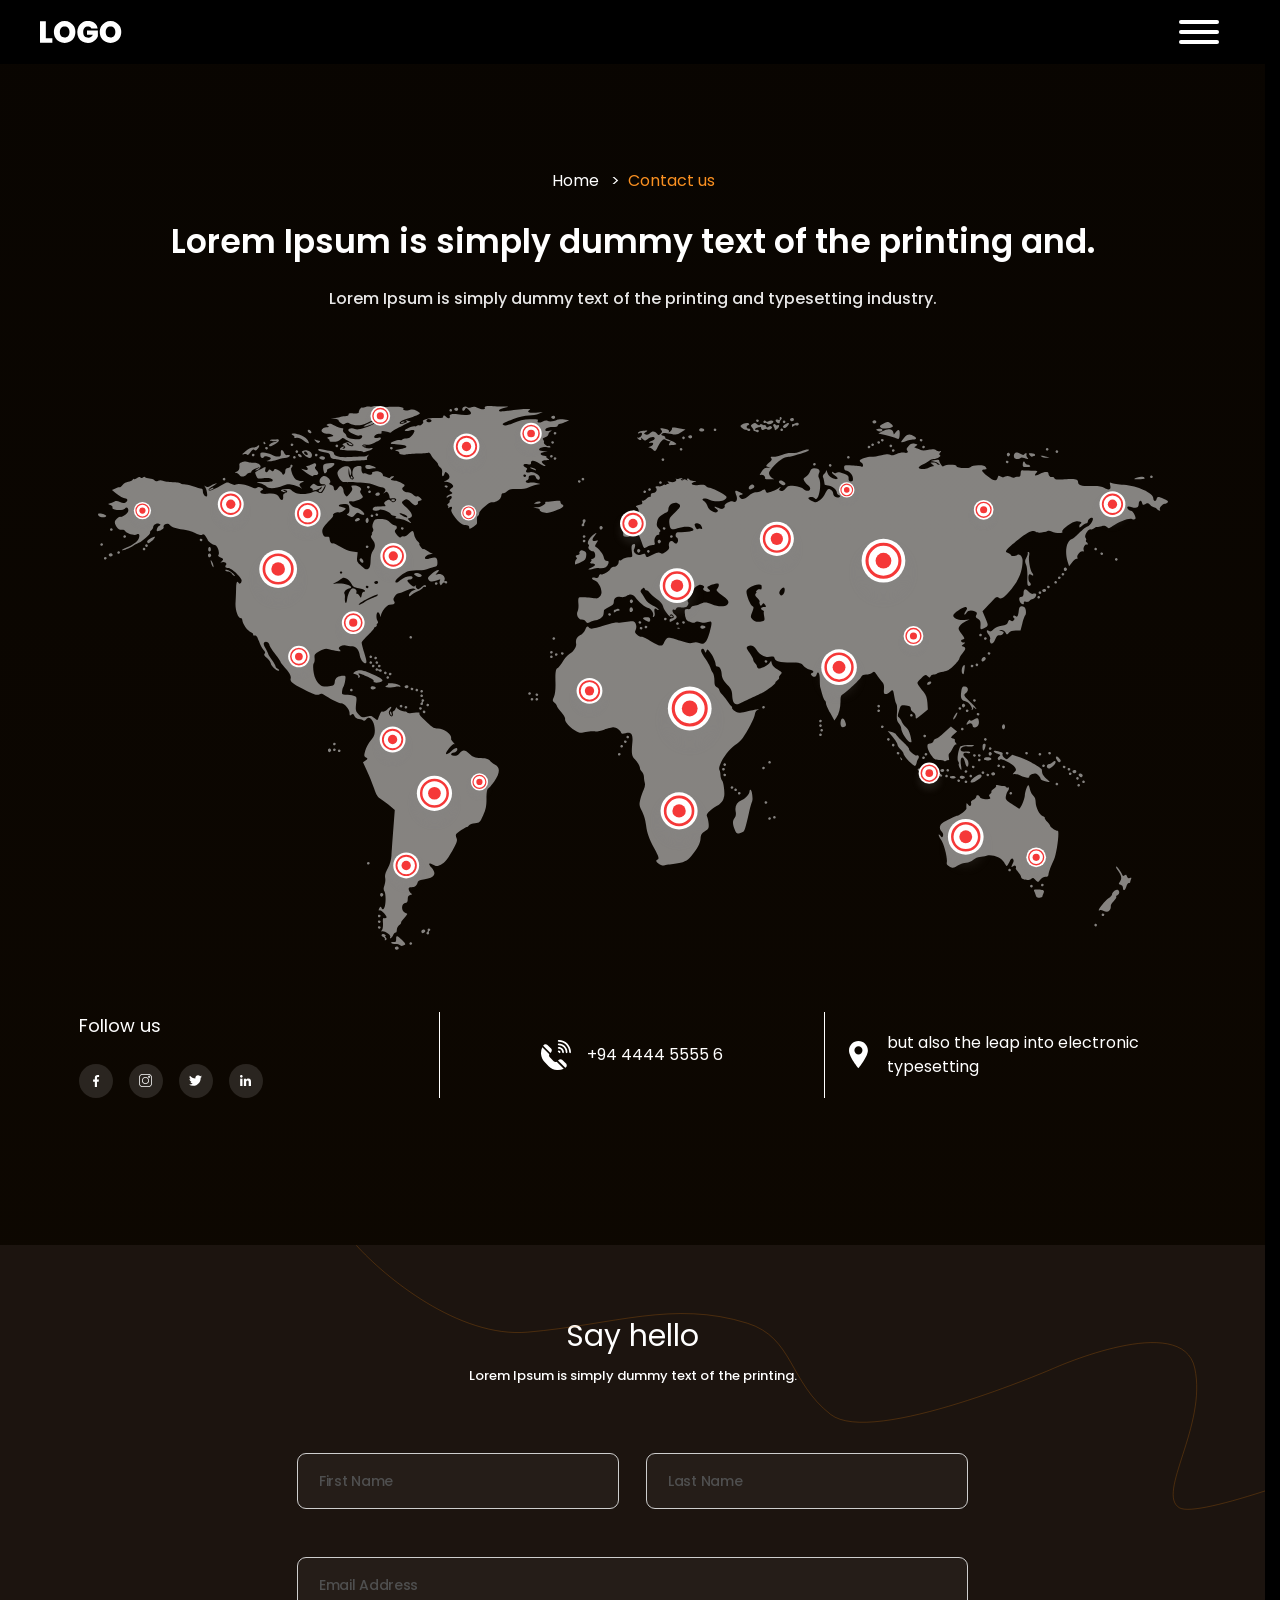
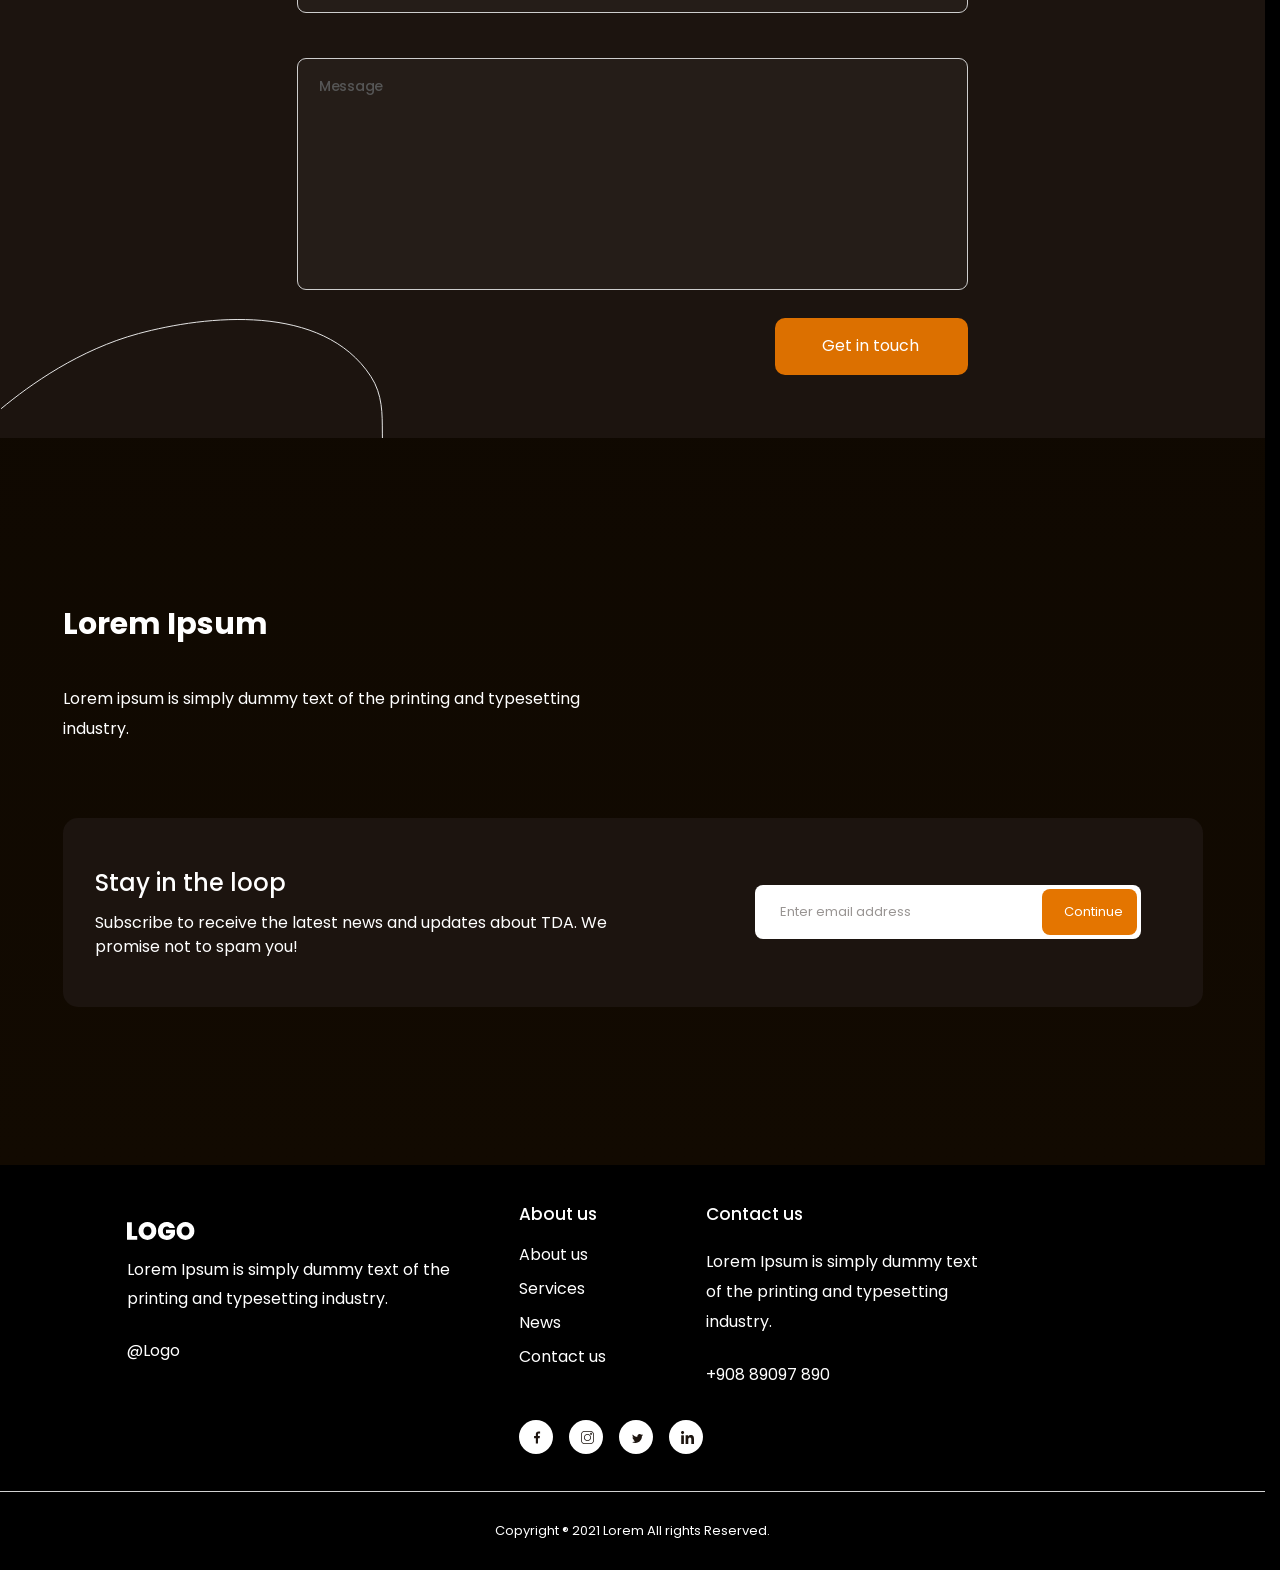
<file: src/pages/contact-us.html>
<!doctype html>
<html lang="en">
  <head>
    <meta charset="UTF-8" />
    <meta name="viewport" content="width=device-width, initial-scale=1.0" />
    <meta http-equiv="X-UA-Compatible" content="ie=edge" />
    <title>Контакты | 3D Game Dev Studio - Свяжитесь с нами</title>
    <meta
      name="description"
      content="Свяжитесь с 3D Game Dev Studio. Обсудим ваш проект, ответим на вопросы. Телефон, email, форма обратной связи. Начните разработку игры уже сегодня!" />
    <meta
      name="keywords"
      content="контакты студии, связаться с нами, форма обратной связи, заказать разработку игры, консультация геймдев" />
    <meta name="robots" content="index, follow" />
    <meta property="og:type" content="website" />
    <meta property="og:url" content="https://your-domain.com/contact-us.html" />
    <meta property="og:title" content="Контакты - 3D Game Dev Studio" />
    <meta
      property="og:description"
      content="Свяжитесь с нами для обсуждения вашего проекта. Мы всегда рады новым идеям!" />
    <meta property="og:image" content="https://your-domain.com/img/og-contact.jpg" />
    <meta property="twitter:card" content="summary_large_image" />
    <meta property="twitter:title" content="Контакты - 3D Game Dev Studio" />
    <meta property="twitter:description" content="Начните создание вашей игры мечты. Свяжитесь с нами прямо сейчас!" />
    <meta property="twitter:image" content="https://your-domain.com/img/og-contact.jpg" />
    <link rel="icon" type="image/png" href="../assets/favicons/favicon.png" />
    <link rel="shortcut icon" href="../assets/favicons/favicon_32x32.ico" type="image/x-icon" />
    <link rel="icon" href="../assets/favicons/favicon_32x32.svg" type="image/svg+xml" />
    <link rel="icon" href="../assets/favicons/favicon_32x32.png" sizes="32x32" type="image/png" />
    <link rel="icon" href="../assets/favicons/favicon_48x48.png" sizes="48x48" type="image/png" />
    <link rel="icon" href="../assets/favicons/Android_Chrome_192x192.png" sizes="192x192" type="image/png" />
    <link rel="apple-touch-icon" href="../assets/favicons/iPhone_180x180.png" />
    <link rel="manifest" href="../../site.webmanifest" />
    <link rel="stylesheet" href="../style/imports.css" />
    <link rel="stylesheet" href="../style/swiper-bundle.min.css" />
    <script src="../scripts/burger-toggle.js" defer></script>
    <script src="../scripts/navigation.js" defer></script>
    <script src="../scripts/scroll-to-top.js" defer></script>
    <script src="../scripts/sticky-header.js" defer></script>
  </head>
  <body>
    <div class="bg-wrapper3">
      <header class="smart-header" id="header">
        <div class="progress-container">
          <div class="progress-bar" id="progressBar"></div>
        </div>
        <div class="header-container">
          <div class="logo">
            <a class="header-logo" href="../../index.html" aria-label="Home page">
              <img
                class="header-logo-image"
                src="../assets/logos/logo.svg"
                alt="3D Game Dev Studio Logo"
                width="82"
                height="45" />
            </a>
          </div>
          <div class="header-actions">
            <nav class="main-nav" aria-label="Main Navigation">
              <ul class="main-nav__list">
                <li class="main-nav__item">
                  <a href="../../index.html" class="main-nav__link main-nav__link--active" aria-current="page">Home</a>
                </li>
                <li class="main-nav__item">
                  <a href="about-us.html" class="main-nav__link">About us</a>
                </li>
                <li class="main-nav__item">
                  <a href="services.html" class="main-nav__link">Portfolio</a>
                </li>
                <li class="main-nav__item">
                  <a href="news.html" class="main-nav__link">News</a>
                </li>
              </ul>
            </nav>
            <a href="contact-us.html" class="contact-us" title="Связаться с нами" aria-label="Contact Us"
              >Contact us</a
            >
          </div>
          <button class="hamburger hamburger--vortex-r" type="button" aria-label="Open mobile menu">
            <span class="hamburger-box">
              <span class="hamburger-inner"></span>
            </span>
          </button>
          <div class="wrapper">
            <svg class="transition" viewBox="0 0 100 100" preserveAspectRatio="none">
              <path
                class="path"
                stroke="#000000"
                fill="#fcc42a"
                vector-effect="non-scaling-stroke"
                d="M 0 100 L 0 100 100 100 100 100 C 50 100, 50 100, 0 100"></path>
            </svg>
            <div class="menu">
              <nav aria-label="Mobile navigation">
                <ul>
                  <li><a href="../../index.html">Home</a></li>
                  <li><a href="about-us.html">About us</a></li>
                  <li><a href="services.html">Portfolio</a></li>
                  <li><a href="news.html">News</a></li>
                  <li><a href="contact-us.html">Contact us</a></li>
                </ul>
              </nav>
            </div>
          </div>
        </div>
      </header>
      <main>
        <section class="contact-hero" aria-labelledby="contact-hero-title">
          <div class="contact-hero-container">
            <nav class="about-hero-breadcrumbs breadcrumbs-contact-hero" aria-label="Breadcrumb">
              <ol class="about-hero-breadcrumbs-list">
                <li class="about-hero-breadcrumbs-item">
                  <a href="../../index.html">Home</a>
                </li>
                <li class="about-hero-breadcrumbs-item" aria-hidden="true">&nbsp;&nbsp; &gt;</li>
                <li class="about-hero-breadcrumbs-item" aria-current="page">&nbsp; Contact us</li>
              </ol>
            </nav>

            <h1 id="contact-hero-title" class="contact-hero-title">
              Lorem Ipsum is simply dummy text of the printing and.
            </h1>
            <p class="contact-hero-subtitle">
              Lorem Ipsum is simply dummy text of the printing and typesetting industry.
            </p>
            <figure class="contact-hero-map">
              <img
                src="../assets/images/Huge Global.svg"
                alt="Global coverage map with office points"
                width="1060"
                height="538"
                loading="lazy" />
            </figure>
          </div>
          <div class="contact-hero-meta" aria-label="Contact information">
            <div class="contact-hero-meta-item contact-hero-meta-item--social">
              <p class="contact-hero-meta-title">Follow us</p>
              <ul class="contact-hero-social-list" aria-label="Social links">
                <li>
                  <a
                    class="contact-hero-social-link"
                    href="https://www.facebook.com"
                    target="_blank"
                    rel="noopener noreferrer"
                    title="Facebook">
                    <img src="../assets/icons/facebook.svg" alt="" width="12" height="12" aria-hidden="true" />
                  </a>
                </li>
                <li>
                  <a
                    class="contact-hero-social-link"
                    href="https://www.instagram.com"
                    target="_blank"
                    rel="noopener noreferrer"
                    title="Instagram">
                    <img src="../assets/icons/instagram.svg" alt="" width="13" height="13" aria-hidden="true" />
                  </a>
                </li>
                <li>
                  <a
                    class="contact-hero-social-link"
                    href="https://www.twitter.com"
                    target="_blank"
                    rel="noopener noreferrer"
                    title="Twitter">
                    <img src="../assets/icons/twitter.svg" alt="" width="13" height="13" aria-hidden="true" />
                  </a>
                </li>
                <li>
                  <a
                    class="contact-hero-social-link"
                    href="https://www.linkedin.com"
                    target="_blank"
                    rel="noopener noreferrer"
                    title="LinkedIn">
                    <img src="../assets/icons/linkedin.svg" alt="" width="11" height="11" aria-hidden="true" />
                  </a>
                </li>
              </ul>
            </div>
            <div class="contact-hero-meta-item contact-hero-meta-item--phone">
              <img src="../assets/icons/phone 1.svg" alt="" width="30" height="30" aria-hidden="true" />
              <a href="tel:+9444455556">+94 4444 5555 6</a>
            </div>
            <div class="contact-hero-meta-item contact-hero-meta-item--address">
              <img src="../assets/icons/location2.svg" alt="" width="19" height="28" aria-hidden="true" />
              <p>but also the leap into electronic typesetting</p>
            </div>
          </div>
        </section>
        <div class="bg">
          <section class="contact-form-section" aria-labelledby="contact-form-title">
            <div class="contact-form-section-container">
              <header class="contact-form-header">
                <h2 id="contact-form-title" class="contact-form-title">Say hello</h2>
                <p class="contact-form-subtitle">Lorem Ipsum is simply dummy text of the printing.</p>
              </header>

              <form class="contact-form" aria-label="Contact form">
                <div class="contact-form-row">
                  <div class="contact-form-field">
                    <label for="contact-first-name" class="contact-form-label">First Name</label>
                    <input
                      id="contact-first-name"
                      name="firstName"
                      type="text"
                      class="contact-form-input"
                      autocomplete="given-name"
                      required
                      inputmode="text"
                      placeholder=" " />
                  </div>
                  <div class="contact-form-field">
                    <label for="contact-last-name" class="contact-form-label">Last Name</label>
                    <input
                      id="contact-last-name"
                      name="lastName"
                      type="text"
                      class="contact-form-input"
                      autocomplete="family-name"
                      required
                      inputmode="text"
                      placeholder=" " />
                  </div>
                </div>

                <div class="contact-form-field">
                  <label for="contact-email" class="contact-form-label">Email Address</label>
                  <input
                    id="contact-email"
                    name="email"
                    type="email"
                    class="contact-form-input"
                    autocomplete="email"
                    required
                    inputmode="email"
                    placeholder=" " />
                </div>

                <div class="contact-form-field">
                  <label for="contact-message" class="contact-form-label">Message</label>
                  <textarea
                    id="contact-message"
                    name="message"
                    class="contact-form-textarea"
                    required
                    inputmode="text"
                    placeholder=" "></textarea>
                </div>

                <div class="contact-form-actions">
                  <button type="submit" class="contact-form-submit btn-1">Get in touch</button>
                </div>
              </form>
            </div>
          </section>
        </div>
        <section class="contact-newslatter" aria-labelledby="contact-newsletter">
          <div class="newsletter-container container-second">
            <header class="newsletter-about-brief-header">
              <h2 class="newsletter-about-brief-title">Lorem Ipsum</h2>
              <p class="newsletter-about-brief-description description">
                Lorem ipsum is simply dummy text of the printing and typesetting industry.
              </p>
            </header>
            <div class="newsletter-content">
              <header class="newsletter-header">
                <h2 class="newsletter-title">Stay in the loop</h2>
                <p class="newsletter-description description-2">
                  Subscribe to receive the latest news and updates about TDA. We promise not to spam you!
                </p>
              </header>
              <form class="newsletter-form" aria-label="Newsletter subscription form">
                <div class="newsletter-form-group">
                  <input
                    type="email"
                    class="newsletter-input"
                    placeholder="Enter email address"
                    required
                    aria-label="Email address"
                    inputmode="email"
                    autocomplete="email" />
                  <button type="submit" class="newsletter-button" aria-label="Subscribe to newsletter">Continue</button>
                </div>
              </form>
            </div>
          </div>
        </section>
      </main>
    </div>
    <footer class="footer">
      <div class="footer-container">
        <div class="footer-top">
          <header class="footer-header">
            <div class="logo">
              <a class="header-logo" href="../../index.html">
                <img
                  class="header-logo-image"
                  src="../assets/logos/logo.svg"
                  alt="3D Game Dev Studio Logo"
                  width="68"
                  height="37" />
              </a>
            </div>
            <p class="footer-description description">
              Lorem Ipsum is simply dummy text of the printing and typesetting industry.
            </p>
            <span>@Logo</span>
          </header>
          <div class="footer-body">
            <div class="footer-column">
              <h2 class="footer-column-title">About us</h2>
              <nav>
                <ul>
                  <li>
                    <a href="about-us.html">About us</a>
                  </li>
                  <li>
                    <a href="services.html">Services</a>
                  </li>
                  <li>
                    <a href="news.html">News</a>
                  </li>
                  <li>
                    <a href="contact-us.html">Contact us</a>
                  </li>
                </ul>
              </nav>
            </div>
            <div class="footer-column">
              <h2 class="footer-column-title">Contact us</h2>
              <p class="footer-contact-info description">
                Lorem Ipsum is simply dummy text of the printing and typesetting industry.
              </p>
              <a href="tel:+90889097890" title="Позвонить нам">+908 89097 890</a>
            </div>
            <div class="footer-soc1als">
              <ul class="footer-soc1als-list">
                <li class="footer-soc1als-item">
                  <a
                    class="footer-soc1als-link"
                    href="https://www.facebook.com"
                    target="_blank"
                    rel="noopener noreferrer"
                    title="Facebook">
                    <svg width="12" height="12" viewBox="0 0 12 12" fill="none" xmlns="http://www.w3.org/2000/svg">
                      <path
                        d="M7.9985 1.9925H9.094V0.0845C8.905 0.0585 8.255 0 7.498 0C5.91851 0 4.83651 0.9935 4.83651 2.8195V4.5H3.09351V6.633H4.83651V12H6.97351V6.6335H8.646L8.9115 4.5005H6.97301V3.031C6.97351 2.4145 7.1395 1.9925 7.9985 1.9925Z"
                        fill="black" />
                    </svg>
                  </a>
                </li>
                <li class="footer-soc1als-item">
                  <a
                    class="footer-soc1als-link"
                    href="https://www.instagram.com"
                    target="_blank"
                    rel="noopener noreferrer"
                    title="Instagram">
                    <svg width="13" height="13" viewBox="0 0 13 13" fill="none" xmlns="http://www.w3.org/2000/svg">
                      <g clip-path="url(#clip0_1_311)">
                        <path
                          d="M9.481 0H3.51898C1.57858 0 0 1.57858 0 3.51898V9.4811C0 11.4214 1.57858 13 3.51898 13H9.4811C11.4214 13 13 11.4214 13 9.4811V3.51898C13 1.57858 11.4214 0 9.481 0V0ZM12.2379 9.4811C12.2379 11.0012 11.0012 12.2379 9.481 12.2379H3.51898C1.99881 12.2379 0.762114 11.0012 0.762114 9.4811V3.51898C0.762114 1.99881 1.99881 0.762114 3.51898 0.762114H9.4811C11.0012 0.762114 12.2379 1.99881 12.2379 3.51898V9.4811Z"
                          fill="black" />
                        <path
                          d="M6.49989 2.94531C4.53986 2.94531 2.94531 4.53986 2.94531 6.49989C2.94531 8.45993 4.53986 10.0545 6.49989 10.0545C8.45993 10.0545 10.0545 8.45993 10.0545 6.49989C10.0545 4.53986 8.45993 2.94531 6.49989 2.94531ZM6.49989 9.29236C4.96019 9.29236 3.70743 8.03969 3.70743 6.49989C3.70743 4.96019 4.96019 3.70743 6.49989 3.70743C8.03969 3.70743 9.29236 4.96019 9.29236 6.49989C9.29236 8.03969 8.03969 9.29236 6.49989 9.29236Z"
                          fill="black" />
                        <path
                          d="M10.1394 1.68311C9.56023 1.68311 9.08911 2.15432 9.08911 2.73344C9.08911 3.31266 9.56023 3.78388 10.1394 3.78388C10.7187 3.78388 11.1899 3.31266 11.1899 2.73344C11.1899 2.15422 10.7187 1.68311 10.1394 1.68311ZM10.1394 3.02166C9.98056 3.02166 9.85122 2.89233 9.85122 2.73344C9.85122 2.57445 9.98056 2.44522 10.1394 2.44522C10.2984 2.44522 10.4278 2.57445 10.4278 2.73344C10.4278 2.89233 10.2984 3.02166 10.1394 3.02166Z"
                          fill="black" />
                      </g>
                      <defs>
                        <clipPath id="clip0_1_311">
                          <rect width="13" height="13" fill="white" />
                        </clipPath>
                      </defs>
                    </svg>
                  </a>
                </li>
                <li class="footer-soc1als-item">
                  <a
                    class="footer-soc1als-link"
                    href="https://www.twitter.com"
                    target="_blank"
                    rel="noopener noreferrer"
                    title="Twitter">
                    <svg width="13" height="13" viewBox="0 0 13 13" fill="none" xmlns="http://www.w3.org/2000/svg">
                      <g clip-path="url(#clip0_1_318)">
                        <path
                          d="M13 2.46919C12.5166 2.68125 12.0014 2.82181 11.4644 2.89006C12.0169 2.56019 12.4386 2.04181 12.6368 1.417C12.1217 1.72412 11.5529 1.94106 10.9468 2.06213C10.4577 1.54131 9.76056 1.21875 9.00006 1.21875C7.52456 1.21875 6.33669 2.41638 6.33669 3.88456C6.33669 4.09581 6.35456 4.29894 6.39844 4.49231C4.18275 4.38425 2.22219 3.32231 0.905125 1.70463C0.675187 2.10356 0.540313 2.56019 0.540313 3.05175C0.540313 3.97475 1.01562 4.79294 1.72413 5.26662C1.29594 5.2585 0.875875 5.13419 0.52 4.93837C0.52 4.9465 0.52 4.95706 0.52 4.96762C0.52 6.26275 1.44381 7.3385 2.65525 7.58631C2.43831 7.64563 2.20187 7.67406 1.9565 7.67406C1.78587 7.67406 1.61362 7.66431 1.45194 7.62856C1.79725 8.684 2.77713 9.45994 3.94225 9.48512C3.0355 10.1944 1.88419 10.6218 0.637812 10.6218C0.41925 10.6218 0.209625 10.6121 0 10.5852C1.18056 11.3466 2.57969 11.7812 4.0885 11.7812C8.99275 11.7812 11.674 7.71875 11.674 4.19737C11.674 4.07956 11.6699 3.96581 11.6643 3.85287C12.1932 3.4775 12.6376 3.00869 13 2.46919Z"
                          fill="black" />
                      </g>
                      <defs>
                        <clipPath id="clip0_1_318">
                          <rect width="13" height="13" fill="white" />
                        </clipPath>
                      </defs>
                    </svg>
                  </a>
                </li>
                <li class="footer-soc1als-item">
                  <a
                    class="footer-soc1als-link"
                    href="https://www.linkedin.com"
                    target="_blank"
                    rel="noopener noreferrer"
                    title="LinkedIn">
                    <svg width="11" height="11" viewBox="0 0 11 11" fill="none" xmlns="http://www.w3.org/2000/svg">
                      <g clip-path="url(#clip0_1_325)">
                        <path
                          d="M10.9973 11V10.9996H11.0001V6.96531C11.0001 4.99173 10.5752 3.47144 8.26795 3.47144C7.15879 3.47144 6.41445 4.0801 6.11058 4.65714H6.07849V3.65569H3.89087V10.9996H6.16879V7.36314C6.16879 6.40569 6.35029 5.47985 7.536 5.47985C8.70429 5.47985 8.7217 6.57252 8.7217 7.42456V11H10.9973Z"
                          fill="black" />
                        <path d="M0.181396 3.65601H2.46206V10.9999H0.181396V3.65601Z" fill="black" />
                        <path
                          d="M1.32092 0C0.591708 0 0 0.591708 0 1.32092C0 2.05013 0.591708 2.65421 1.32092 2.65421C2.05013 2.65421 2.64183 2.05013 2.64183 1.32092C2.64138 0.591708 2.04967 0 1.32092 0V0Z"
                          fill="black" />
                      </g>
                      <defs>
                        <clipPath id="clip0_1_325">
                          <rect width="11" height="11" fill="white" />
                        </clipPath>
                      </defs>
                    </svg>
                  </a>
                </li>
              </ul>
            </div>
          </div>
        </div>
      </div>
      <div class="footer-extra">
        <div class="footer-extra-inner">
          <div class="footer-copyright">
            Copyright &reg;
            <time datetime="2021">2021</time>
            Lorem All rights Reserved.
          </div>
        </div>
      </div>
    </footer>
    <button type="button" class="scrollToTopBtn" aria-label="Вернуться в начало страницы">
      <svg width="20" height="18" viewBox="0 0 20 18" fill="none" xmlns="http://www.w3.org/2000/svg">
        <path
          d="M1.25 7.50156H16.075L11.5375 2.05157C11.3253 1.79629 11.2232 1.46719 11.2537 1.13666C11.2842 0.806128 11.4447 0.501239 11.7 0.289065C11.9553 0.0768921 12.2844 -0.0251853 12.6149 0.00528938C12.9454 0.035764 13.2503 0.196295 13.4625 0.451565L19.7125 7.95156C19.7545 8.01122 19.7922 8.07389 19.825 8.13907C19.825 8.20157 19.825 8.23907 19.9125 8.30157C19.9692 8.44489 19.9988 8.59745 20 8.75156C19.9988 8.90568 19.9692 9.05824 19.9125 9.20156C19.9125 9.26406 19.9125 9.30157 19.825 9.36407C19.7922 9.42924 19.7545 9.49191 19.7125 9.55157L13.4625 17.0516C13.345 17.1927 13.1978 17.3061 13.0314 17.3839C12.8651 17.4617 12.6836 17.5019 12.5 17.5016C12.2079 17.5021 11.9249 17.4004 11.7 17.2141C11.5734 17.1091 11.4688 16.9803 11.3921 16.8348C11.3154 16.6894 11.2682 16.5303 11.2531 16.3665C11.238 16.2028 11.2553 16.0377 11.3041 15.8807C11.3529 15.7237 11.4322 15.5779 11.5375 15.4516L16.075 10.0016H1.25C0.91848 10.0016 0.600536 9.86987 0.366116 9.63545C0.131695 9.40103 0 9.08309 0 8.75156C0 8.42004 0.131695 8.1021 0.366116 7.86768C0.600536 7.63326 0.91848 7.50156 1.25 7.50156Z"
          fill="white" />
      </svg>
    </button>
  </body>
</html>
</file>
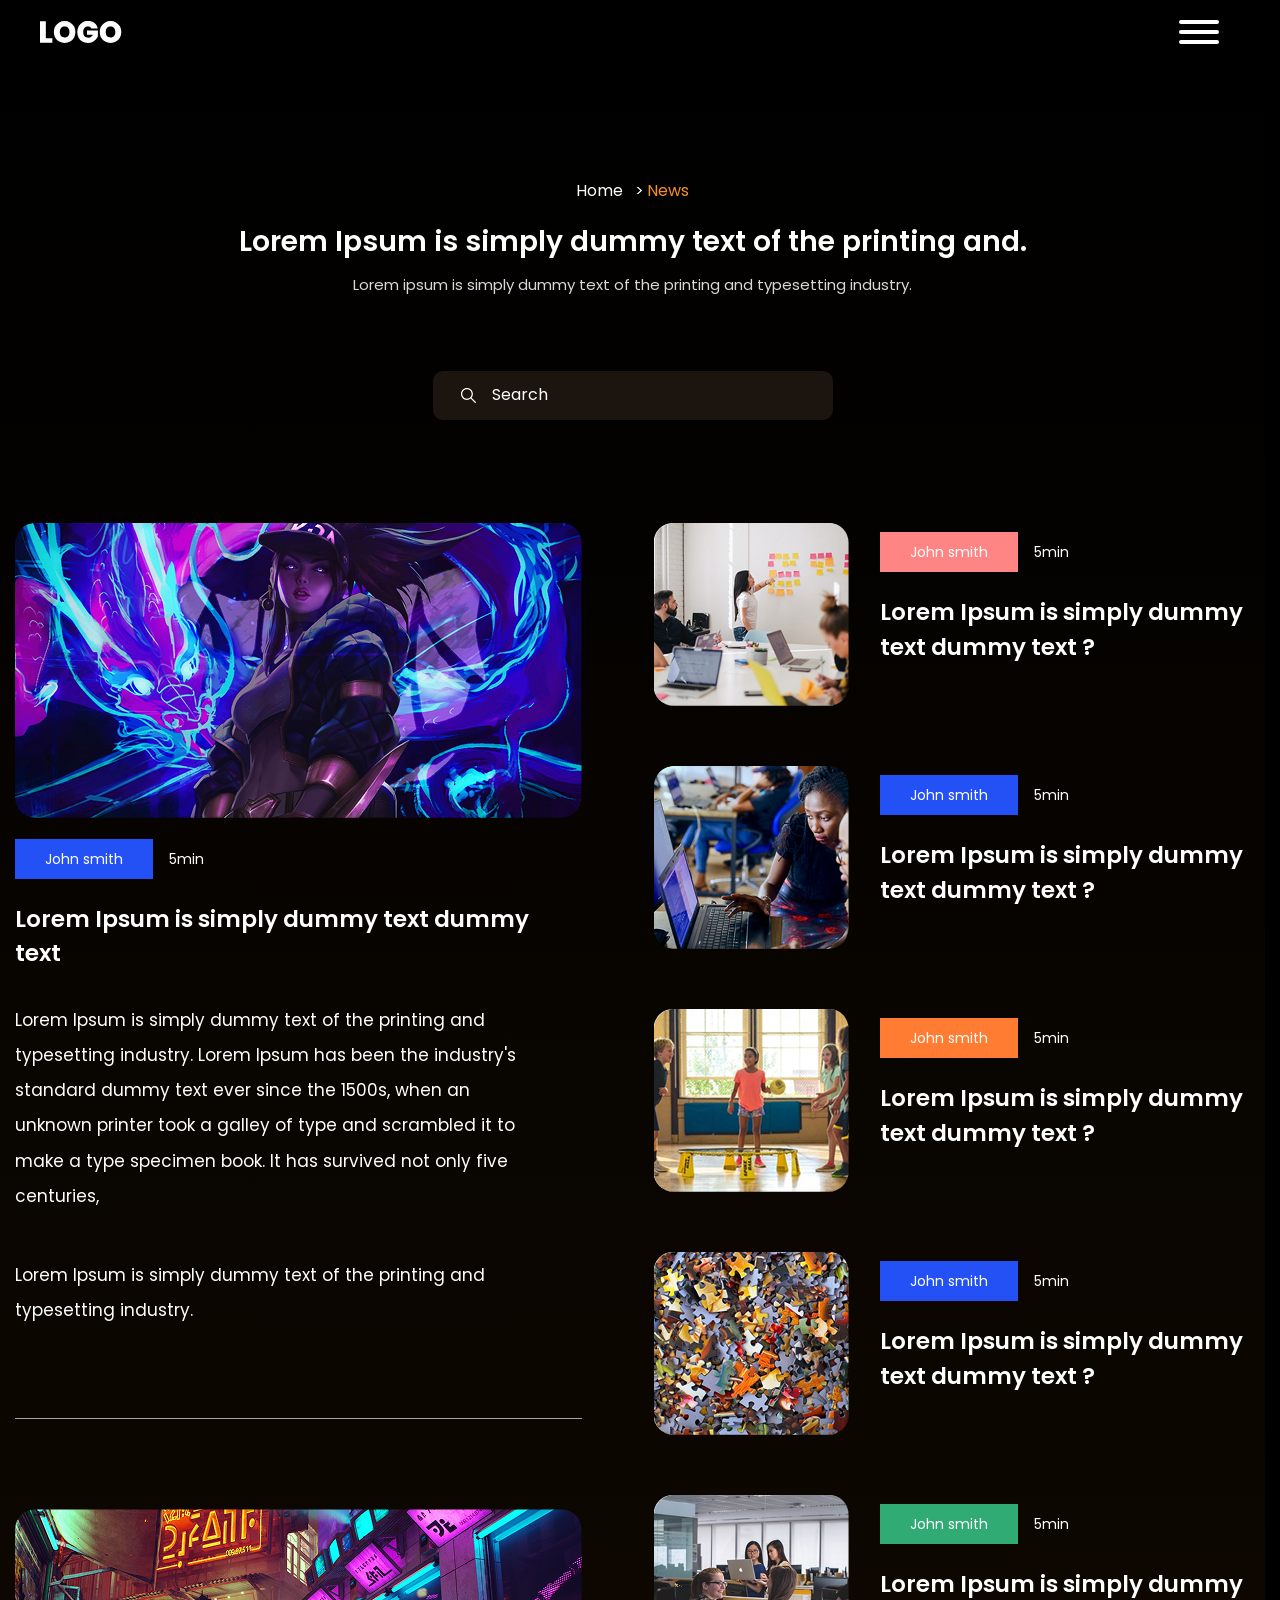
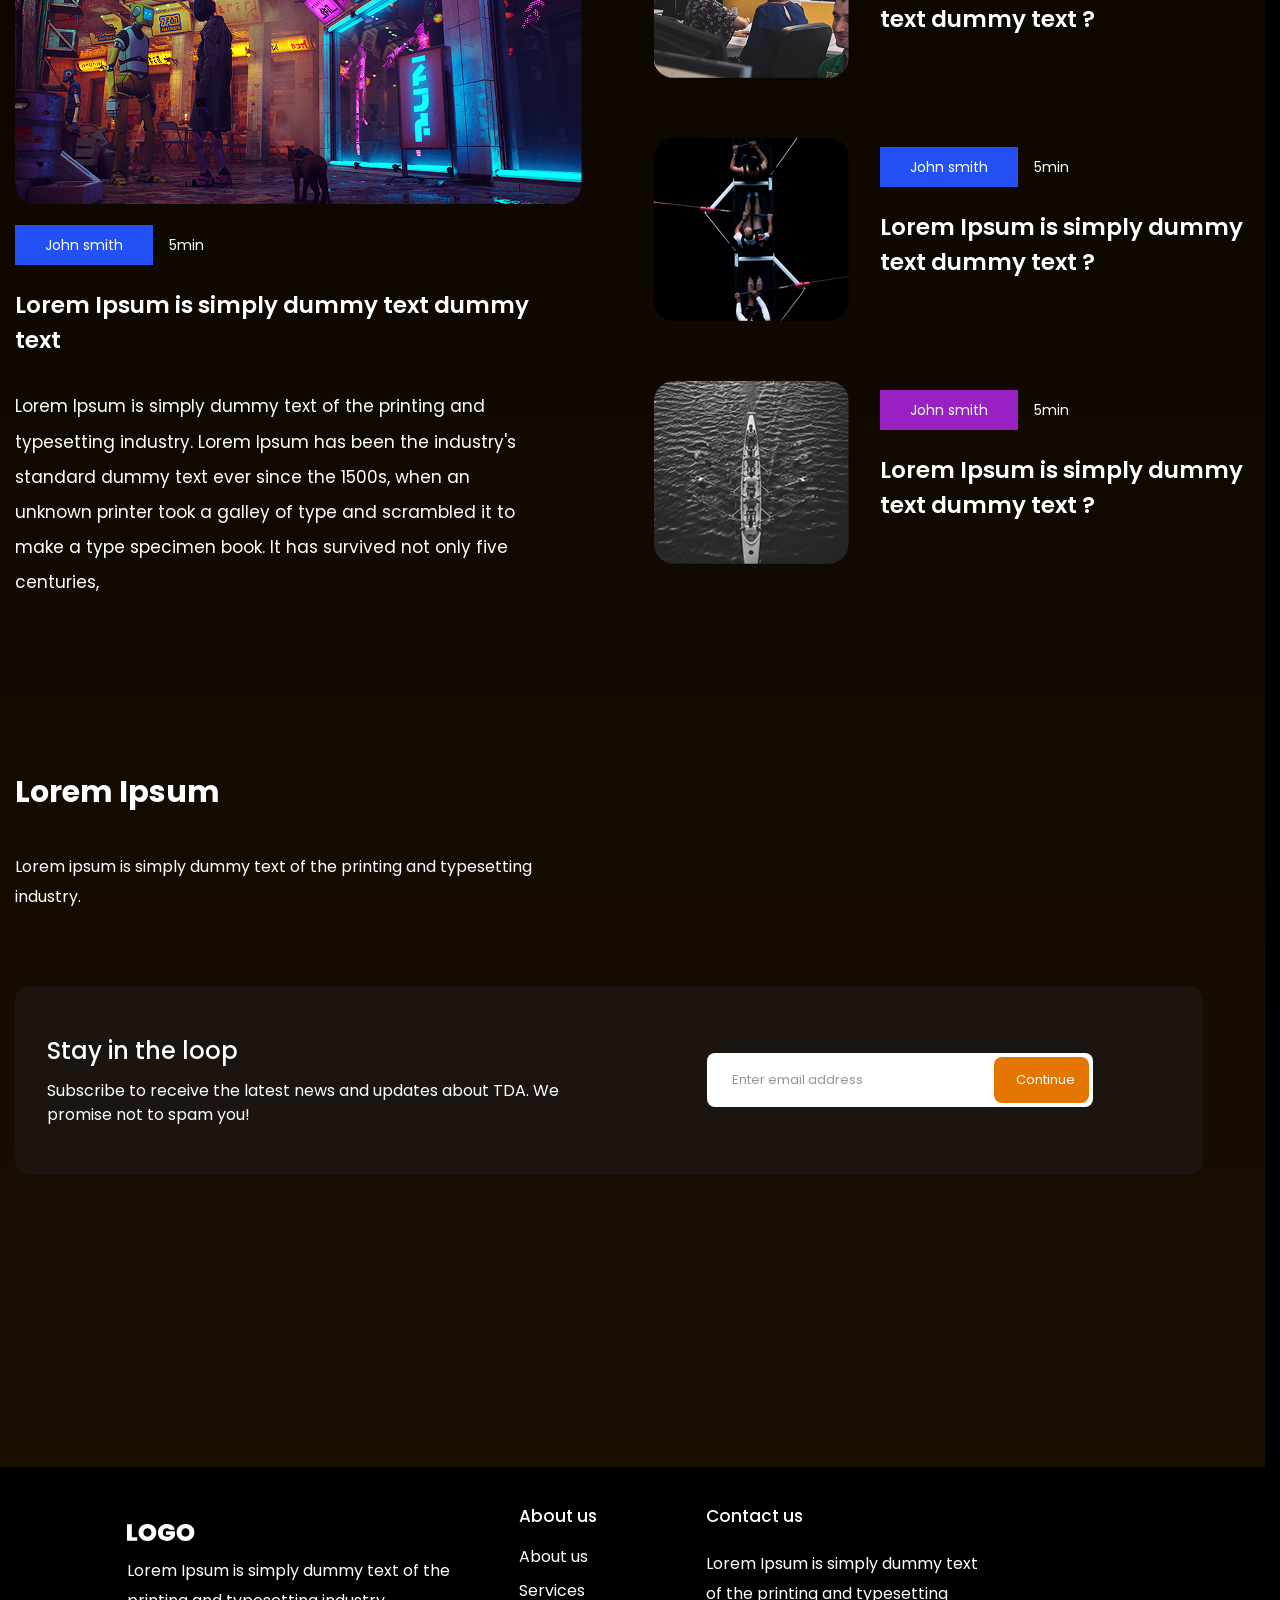
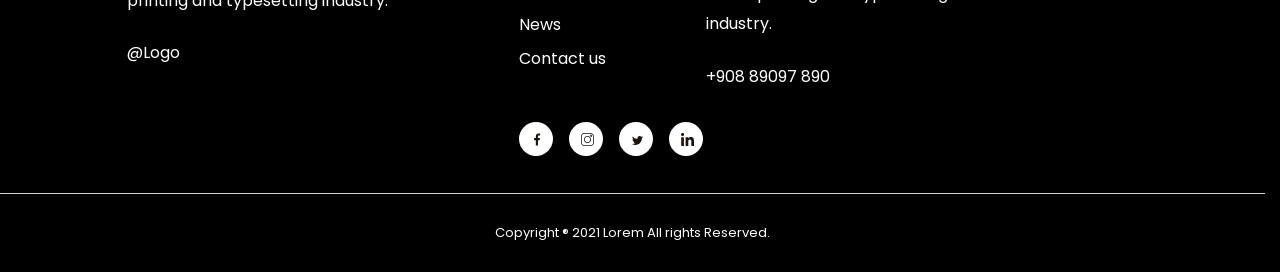
<file: src/pages/news.html>
<!doctype html>
<html lang="en">
  <head>
    <meta charset="UTF-8" />
    <meta name="viewport" content="width=device-width, initial-scale=1.0" />
    <meta http-equiv="X-UA-Compatible" content="ie=edge" />
    <title>Новости | 3D Game Dev Studio - События и обновления</title>
    <meta
      name="description"
      content="Последние новости 3D Game Dev Studio: анонсы проектов, обновления игр, события индустрии, статьи о разработке. Будьте в курсе всех событий!" />
    <meta
      name="keywords"
      content="новости геймдева, игровые новости, анонсы игр, игровая индустрия, game dev news, обновления студии" />
    <meta name="robots" content="index, follow" />
    <meta property="og:type" content="website" />
    <meta property="og:url" content="https://your-domain.com/news.html" />
    <meta property="og:title" content="Новости - 3D Game Dev Studio" />
    <meta
      property="og:description"
      content="Актуальные новости из мира разработки игр, анонсы наших проектов и события индустрии." />
    <meta property="og:image" content="https://your-domain.com/img/og-news.jpg" />
    <meta property="twitter:card" content="summary_large_image" />
    <meta property="twitter:title" content="Новости - 3D Game Dev Studio" />
    <meta property="twitter:description" content="Следите за последними новостями студии и индустрии разработки игр." />
    <meta property="twitter:image" content="https://your-domain.com/img/og-news.jpg" />
    <link rel="icon" type="image/png" href="../assets/favicons/favicon.png" />
    <link rel="shortcut icon" href="../assets/favicons/favicon_32x32.ico" type="image/x-icon" />
    <link rel="icon" href="../assets/favicons/favicon_32x32.svg" type="image/svg+xml" />
    <link rel="icon" href="../assets/favicons/favicon_32x32.png" sizes="32x32" type="image/png" />
    <link rel="icon" href="../assets/favicons/favicon_48x48.png" sizes="48x48" type="image/png" />
    <link rel="icon" href="../assets/favicons/Android_Chrome_192x192.png" sizes="192x192" type="image/png" />
    <link rel="apple-touch-icon" href="../assets/favicons/iPhone_180x180.png" />
    <link rel="manifest" href="../../site.webmanifest" />
    <link rel="stylesheet" href="../style/imports.css" />
    <link rel="stylesheet" href="../style/swiper-bundle.min.css" />
    <script src="../scripts/burger-toggle.js" defer></script>
    <script src="../scripts/navigation.js" defer></script>
    <script src="../scripts/scroll-to-top.js" defer></script>
    <script src="../scripts/sticky-header.js" defer></script>
  </head>
  <body>
     <header class="smart-header" id="header">
      <div class="progress-container">
        <div class="progress-bar" id="progressBar"></div>
      </div>
      <div class="header-container">
        <div class="logo">
          <a class="header-logo" href="../../index.html" aria-label="Home page">
            <img
              class="header-logo-image"
              src="../assets/logos/logo.svg"
              alt="3D Game Dev Studio Logo"
              width="82"
              height="45" />
          </a>
        </div>
        <div class="header-actions">
          <nav class="main-nav" aria-label="Main Navigation">
            <ul class="main-nav__list">
              <li class="main-nav__item">
                <a href="../../index.html" class="main-nav__link main-nav__link--active" aria-current="page">Home</a>
              </li>
              <li class="main-nav__item">
                <a href="about-us.html" class="main-nav__link">About us</a>
              </li>
              <li class="main-nav__item">
                <a href="services.html" class="main-nav__link">Portfolio</a>
              </li>
              <li class="main-nav__item">
                <a href="news.html" class="main-nav__link">News</a>
              </li>
            </ul>
          </nav>
          <a href="contact-us.html" class="contact-us" title="Связаться с нами" aria-label="Contact Us">Contact us</a>
        </div>
        <button class="hamburger hamburger--vortex-r" type="button" aria-label="Open mobile menu">
          <span class="hamburger-box">
            <span class="hamburger-inner"></span>
          </span>
        </button> 
        <div class="wrapper">
          <svg class="transition" viewBox="0 0 100 100" preserveAspectRatio="none">
            <path class="path" stroke="#000000" fill="#fcc42a"  vector-effect="non-scaling-stroke"
                  d="M 0 100 L 0 100 100 100 100 100 C 50 100, 50 100, 0 100"></path>
          </svg>
          <div class="menu">
            <nav aria-label="Mobile navigation">
              <ul>
                <li><a href="../../index.html">Home</a></li>
                <li><a href="about-us.html">About us</a></li>
                <li><a href="services.html">Portfolio</a></li>
                <li><a href="news.html">News</a></li>
                <li><a href="contact-us.html">Contact us</a></li>
              </ul>
            </nav> 
          </div>
        </div>
      </div>
    </header>
    <main>
      <div class="bg-wrapper">
        <section class="news-hero" aria-labelledby="news-hero-title">
          <div class="news-hero-container container-second">
            <nav class="about-hero-breadcrumbs breadcrumbs-contact-hero" aria-label="Breadcrumb">
              <ol class="about-hero-breadcrumbs-list news-hero-breadcrumbs-list">
                <li class="about-hero-breadcrumbs-item">
                  <a href="../../index.html">Home</a>
                </li>
                <li class="about-hero-breadcrumbs-item" aria-hidden="true">&nbsp; &gt;</li>
                <li class="about-hero-breadcrumbs-item" aria-current="page">News</li>
              </ol>
            </nav>

            <h1 id="news-hero-title" class="news-hero-title">Lorem Ipsum is simply dummy text of the printing and.</h1>

            <p class="news-hero-subtitle">Lorem ipsum is simply dummy text of the printing and typesetting industry.</p>

            <form class="news-hero-search" role="search" aria-label="Search news">
              <label class="visually-hidden" for="news-search-input">Search news</label>
              <img class="news-search-input-icon" src="../assets/icons/search.svg" alt="" aria-hidden="true" />
              <input
                id="news-search-input"
                class="news-hero-search-input"
                type="search"
                name="q"
                placeholder="Search" />
            </form>
          </div>
        </section>
        <section class="news-section" aria-label="Latest news">
          <div class="news-section-container">
            <div class="news-section-layout">
              <div class="news-section-main">
                <article class="news-card news-card--featured">
                  <a class="news-card-link" href="#">
                    <figure class="news-card-media">
                      <img
                        src="../assets/images/Rectangle%20274.png"
                        alt="News cover image"
                        width="587"
                        height="295"
                        loading="lazy" />
                    </figure>
                    <div class="news-card-meta">
                      <span class="news-card-author news-card-author blue-btn pointer">John smith</span>
                      <time class="news-card-time" datetime="PT5M">5min</time>
                    </div>
                    <h2 class="news-card-title">Lorem Ipsum is simply dummy text dummy text</h2>
                    <p class="news-card-description indent-down">
                      Lorem Ipsum is simply dummy text of the printing and typesetting industry. Lorem Ipsum has been
                      the industry's standard dummy text ever since the 1500s, when an unknown printer took a galley of
                      type and scrambled it to make a type specimen book. It has survived not only five centuries,
                    </p>
                    <p class="news-card-description">
                      Lorem Ipsum is simply dummy text of the printing and typesetting industry.
                    </p>
                  </a>
                </article>
                <article class="news-card news-card--featured">
                  <a class="news-card-link" href="#">
                    <figure class="news-card-media">
                      <img
                        src="../assets/images/Rectangle%20275.png"
                        alt="News cover image"
                        width="587"
                        height="295"
                        loading="lazy" />
                    </figure>
                    <div class="news-card-meta">
                      <span class="news-card-author news-card-author blue-btn pointer">John smith</span>
                      <time class="news-card-time" datetime="PT5M">5min</time>
                    </div>
                    <h2 class="news-card-title">Lorem Ipsum is simply dummy text dummy text</h2>
                    <p class="news-card-description">
                      Lorem Ipsum is simply dummy text of the printing and typesetting industry. Lorem Ipsum has been
                      the industry's standard dummy text ever since the 1500s, when an unknown printer took a galley of
                      type and scrambled it to make a type specimen book. It has survived not only five centuries,
                    </p>
                  </a>
                </article>
              </div>
              <aside class="news-section-aside" aria-label="Recent news">
                <article class="news-card news-card--compact">
                  <a class="news-card-link" href="#">
                    <img
                      class="news-card-thumb"
                      src="../assets/images/interview.jpg"
                      alt="News thumbnail"
                      width="195"
                      height="183"
                      loading="lazy" />
                    <div class="news-card-content">
                      <div class="news-card-meta">
                        <span class="news-card-author pink-btn pointer">John smith</span>
                        <time class="news-card-time" datetime="PT5M">5min</time>
                      </div>
                      <h3 class="news-card-title">Lorem Ipsum is simply dummy text dummy text ?</h3>
                    </div>
                  </a>
                </article>

                <article class="news-card news-card--compact">
                  <a class="news-card-link" href="#">
                    <img
                      class="news-card-thumb"
                      src="../assets/images/computer-class.png"
                      alt="News thumbnail"
                      width="195"
                      height="183"
                      loading="lazy" />
                    <div class="news-card-content">
                      <div class="news-card-meta">
                        <span class="news-card-author blue-btn pointer">John smith</span>
                        <time class="news-card-time" datetime="PT5M">5min</time>
                      </div>
                      <h3 class="news-card-title">Lorem Ipsum is simply dummy text dummy text ?</h3>
                    </div>
                  </a>
                </article>

                <article class="news-card news-card--compact">
                  <a class="news-card-link" href="#">
                    <img
                      class="news-card-thumb"
                      src="../assets/images/kids.jpg"
                      alt="News thumbnail"
                      width="195"
                      height="183"
                      loading="lazy" />
                    <div class="news-card-content">
                      <div class="news-card-meta">
                        <span class="news-card-author orange-btn pointer">John smith</span>
                        <time class="news-card-time" datetime="PT5M">5min</time>
                      </div>
                      <h3 class="news-card-title">Lorem Ipsum is simply dummy text dummy text ?</h3>
                    </div>
                  </a>
                </article>

                <article class="news-card news-card--compact">
                  <a class="news-card-link" href="#">
                    <img
                      class="news-card-thumb"
                      src="../assets/images/parts.jpg"
                      alt="News thumbnail"
                      width="195"
                      height="183"
                      loading="lazy" />
                    <div class="news-card-content">
                      <div class="news-card-meta">
                        <span class="news-card-author blue-btn pointer">John smith</span>
                        <time class="news-card-time" datetime="PT5M">5min</time>
                      </div>
                      <h3 class="news-card-title">Lorem Ipsum is simply dummy text dummy text ?</h3>
                    </div>
                  </a>
                </article>

                <article class="news-card news-card--compact">
                  <a class="news-card-link" href="#">
                    <img
                      class="news-card-thumb"
                      src="../assets/images/office.jpg"
                      alt="News thumbnail"
                      width="195"
                      height="183"
                      loading="lazy" />
                    <div class="news-card-content">
                      <div class="news-card-meta">
                        <span class="news-card-author green-btn pointer">John smith</span>
                        <time class="news-card-time" datetime="PT5M">5min</time>
                      </div>
                      <h3 class="news-card-title">Lorem Ipsum is simply dummy text dummy text ?</h3>
                    </div>
                  </a>
                </article>

                <article class="news-card news-card--compact">
                  <a class="news-card-link" href="#">
                    <img
                      class="news-card-thumb"
                      src="../assets/images/rowing.png"
                      alt="News thumbnail"
                      width="195"
                      height="183"
                      loading="lazy" />
                    <div class="news-card-content">
                      <div class="news-card-meta">
                        <span class="news-card-author blue-btn pointer">John smith</span>
                        <time class="news-card-time" datetime="PT5M">5min</time>
                      </div>
                      <h3 class="news-card-title">Lorem Ipsum is simply dummy text dummy text ?</h3>
                    </div>
                  </a>
                </article>
                <article class="news-card news-card--compact">
                  <a class="news-card-link" href="#">
                    <img
                      class="news-card-thumb"
                      src="../assets/images/ship.png"
                      alt="News thumbnail"
                      width="195"
                      height="183"
                      loading="lazy" />
                    <div class="news-card-content">
                      <div class="news-card-meta">
                        <span class="news-card-author purple-btn pointer">John smith</span>
                        <time class="news-card-time" datetime="PT5M">5min</time>
                      </div>
                      <h3 class="news-card-title">Lorem Ipsum is simply dummy text dummy text ?</h3>
                    </div>
                  </a>
                </article>
              </aside>
            </div>
          </div>
        </section>
        <section class="news-newsletter-form">
          <div class="newsletter-container">
            <header class="newsletter-about-brief-header">
              <h2 class="newsletter-about-brief-title">Lorem Ipsum</h2>
              <p class="newsletter-about-brief-description description">
                Lorem ipsum is simply dummy text of the printing and typesetting industry.
              </p>
            </header>
            <div class="newsletter-content">
              <header class="newsletter-header">
                <h2 class="newsletter-title">Stay in the loop</h2>
                <p class="newsletter-description description-2">
                  Subscribe to receive the latest news and updates about TDA. We promise not to spam you!
                </p>
              </header>
              <form class="newsletter-form" aria-label="Newsletter subscription form">
                <div class="newsletter-form-group">
                  <input
                    type="email"
                    class="newsletter-input"
                    placeholder="Enter email address"
                    required
                    aria-label="Email address" />
                  <button type="submit" class="newsletter-button" aria-label="Subscribe to newsletter">Continue</button>
                </div>
              </form>
            </div>
          </div>
        </section>
      </div>
    </main>
    <footer class="footer">
      <div class="footer-container">
        <div class="footer-top">
          <header class="footer-header">
            <div class="logo">
              <a class="header-logo" href="../../index.html">
                <img
                  class="header-logo-image"
                  src="../assets/logos/logo.svg"
                  alt="3D Game Dev Studio Logo"
                  width="68"
                  height="37" />
              </a>
            </div>
            <p class="footer-description description">
              Lorem Ipsum is simply dummy text of the printing and typesetting industry.
            </p>
            <span>@Logo</span>
          </header>
          <div class="footer-body">
            <div class="footer-column">
              <h2 class="footer-column-title">About us</h2>
              <nav>
                <ul>
                  <li>
                    <a href="about-us.html">About us</a>
                  </li>
                  <li>
                    <a href="services.html">Services</a>
                  </li>
                  <li>
                    <a href="news.html">News</a>
                  </li>
                  <li>
                    <a href="contact-us.html">Contact us</a>
                  </li>
                </ul>
              </nav>
            </div>
            <div class="footer-column">
              <h2 class="footer-column-title">Contact us</h2>
              <p class="footer-contact-info description">
                Lorem Ipsum is simply dummy text of the printing and typesetting industry.
              </p>
              <a href="tel:+90889097890" title="Позвонить нам">+908 89097 890</a>
            </div>
            <div class="footer-soc1als">
              <ul class="footer-soc1als-list">
                <li class="footer-soc1als-item">
                  <a
                    class="footer-soc1als-link"
                    href="https://www.facebook.com"
                    target="_blank"
                    rel="noopener noreferrer"
                    title="Facebook">
                    <svg width="12" height="12" viewBox="0 0 12 12" fill="none" xmlns="http://www.w3.org/2000/svg">
                      <path
                        d="M7.9985 1.9925H9.094V0.0845C8.905 0.0585 8.255 0 7.498 0C5.91851 0 4.83651 0.9935 4.83651 2.8195V4.5H3.09351V6.633H4.83651V12H6.97351V6.6335H8.646L8.9115 4.5005H6.97301V3.031C6.97351 2.4145 7.1395 1.9925 7.9985 1.9925Z"
                        fill="black" />
                    </svg>
                  </a>
                </li>
                <li class="footer-soc1als-item">
                  <a
                    class="footer-soc1als-link"
                    href="https://www.instagram.com"
                    target="_blank"
                    rel="noopener noreferrer"
                    title="Instagram">
                    <svg width="13" height="13" viewBox="0 0 13 13" fill="none" xmlns="http://www.w3.org/2000/svg">
                      <g clip-path="url(#clip0_1_311)">
                        <path
                          d="M9.481 0H3.51898C1.57858 0 0 1.57858 0 3.51898V9.4811C0 11.4214 1.57858 13 3.51898 13H9.4811C11.4214 13 13 11.4214 13 9.4811V3.51898C13 1.57858 11.4214 0 9.481 0V0ZM12.2379 9.4811C12.2379 11.0012 11.0012 12.2379 9.481 12.2379H3.51898C1.99881 12.2379 0.762114 11.0012 0.762114 9.4811V3.51898C0.762114 1.99881 1.99881 0.762114 3.51898 0.762114H9.4811C11.0012 0.762114 12.2379 1.99881 12.2379 3.51898V9.4811Z"
                          fill="black" />
                        <path
                          d="M6.49989 2.94531C4.53986 2.94531 2.94531 4.53986 2.94531 6.49989C2.94531 8.45993 4.53986 10.0545 6.49989 10.0545C8.45993 10.0545 10.0545 8.45993 10.0545 6.49989C10.0545 4.53986 8.45993 2.94531 6.49989 2.94531ZM6.49989 9.29236C4.96019 9.29236 3.70743 8.03969 3.70743 6.49989C3.70743 4.96019 4.96019 3.70743 6.49989 3.70743C8.03969 3.70743 9.29236 4.96019 9.29236 6.49989C9.29236 8.03969 8.03969 9.29236 6.49989 9.29236Z"
                          fill="black" />
                        <path
                          d="M10.1394 1.68311C9.56023 1.68311 9.08911 2.15432 9.08911 2.73344C9.08911 3.31266 9.56023 3.78388 10.1394 3.78388C10.7187 3.78388 11.1899 3.31266 11.1899 2.73344C11.1899 2.15422 10.7187 1.68311 10.1394 1.68311ZM10.1394 3.02166C9.98056 3.02166 9.85122 2.89233 9.85122 2.73344C9.85122 2.57445 9.98056 2.44522 10.1394 2.44522C10.2984 2.44522 10.4278 2.57445 10.4278 2.73344C10.4278 2.89233 10.2984 3.02166 10.1394 3.02166Z"
                          fill="black" />
                      </g>
                      <defs>
                        <clipPath id="clip0_1_311">
                          <rect width="13" height="13" fill="white" />
                        </clipPath>
                      </defs>
                    </svg>
                  </a>
                </li>
                <li class="footer-soc1als-item">
                  <a
                    class="footer-soc1als-link"
                    href="https://www.twitter.com"
                    target="_blank"
                    rel="noopener noreferrer"
                    title="Twitter">
                    <svg width="13" height="13" viewBox="0 0 13 13" fill="none" xmlns="http://www.w3.org/2000/svg">
                      <g clip-path="url(#clip0_1_318)">
                        <path
                          d="M13 2.46919C12.5166 2.68125 12.0014 2.82181 11.4644 2.89006C12.0169 2.56019 12.4386 2.04181 12.6368 1.417C12.1217 1.72412 11.5529 1.94106 10.9468 2.06213C10.4577 1.54131 9.76056 1.21875 9.00006 1.21875C7.52456 1.21875 6.33669 2.41638 6.33669 3.88456C6.33669 4.09581 6.35456 4.29894 6.39844 4.49231C4.18275 4.38425 2.22219 3.32231 0.905125 1.70463C0.675187 2.10356 0.540313 2.56019 0.540313 3.05175C0.540313 3.97475 1.01562 4.79294 1.72413 5.26662C1.29594 5.2585 0.875875 5.13419 0.52 4.93837C0.52 4.9465 0.52 4.95706 0.52 4.96762C0.52 6.26275 1.44381 7.3385 2.65525 7.58631C2.43831 7.64563 2.20187 7.67406 1.9565 7.67406C1.78587 7.67406 1.61362 7.66431 1.45194 7.62856C1.79725 8.684 2.77713 9.45994 3.94225 9.48512C3.0355 10.1944 1.88419 10.6218 0.637812 10.6218C0.41925 10.6218 0.209625 10.6121 0 10.5852C1.18056 11.3466 2.57969 11.7812 4.0885 11.7812C8.99275 11.7812 11.674 7.71875 11.674 4.19737C11.674 4.07956 11.6699 3.96581 11.6643 3.85287C12.1932 3.4775 12.6376 3.00869 13 2.46919Z"
                          fill="black" />
                      </g>
                      <defs>
                        <clipPath id="clip0_1_318">
                          <rect width="13" height="13" fill="white" />
                        </clipPath>
                      </defs>
                    </svg>
                  </a>
                </li>
                <li class="footer-soc1als-item">
                  <a
                    class="footer-soc1als-link"
                    href="https://www.linkedin.com"
                    target="_blank"
                    rel="noopener noreferrer"
                    title="LinkedIn">
                    <svg width="11" height="11" viewBox="0 0 11 11" fill="none" xmlns="http://www.w3.org/2000/svg">
                      <g clip-path="url(#clip0_1_325)">
                        <path
                          d="M10.9973 11V10.9996H11.0001V6.96531C11.0001 4.99173 10.5752 3.47144 8.26795 3.47144C7.15879 3.47144 6.41445 4.0801 6.11058 4.65714H6.07849V3.65569H3.89087V10.9996H6.16879V7.36314C6.16879 6.40569 6.35029 5.47985 7.536 5.47985C8.70429 5.47985 8.7217 6.57252 8.7217 7.42456V11H10.9973Z"
                          fill="black" />
                        <path d="M0.181396 3.65601H2.46206V10.9999H0.181396V3.65601Z" fill="black" />
                        <path
                          d="M1.32092 0C0.591708 0 0 0.591708 0 1.32092C0 2.05013 0.591708 2.65421 1.32092 2.65421C2.05013 2.65421 2.64183 2.05013 2.64183 1.32092C2.64138 0.591708 2.04967 0 1.32092 0V0Z"
                          fill="black" />
                      </g>
                      <defs>
                        <clipPath id="clip0_1_325">
                          <rect width="11" height="11" fill="white" />
                        </clipPath>
                      </defs>
                    </svg>
                  </a>
                </li>
              </ul>
            </div>
          </div>
        </div>
      </div>
      <div class="footer-extra">
        <div class="footer-extra-inner">
          <div class="footer-copyright">
            Copyright &reg;
            <time datetime="2021">2021</time>
            Lorem All rights Reserved.
          </div>
        </div>
      </div>
    </footer>
    <button type="button" class="scrollToTopBtn" aria-label="Вернуться в начало страницы">
      <svg width="20" height="18" viewBox="0 0 20 18" fill="none" xmlns="http://www.w3.org/2000/svg">
        <path d="M1.25 7.50156H16.075L11.5375 2.05157C11.3253 1.79629 11.2232 1.46719 11.2537 1.13666C11.2842 0.806128 11.4447 0.501239 11.7 0.289065C11.9553 0.0768921 12.2844 -0.0251853 12.6149 0.00528938C12.9454 0.035764 13.2503 0.196295 13.4625 0.451565L19.7125 7.95156C19.7545 8.01122 19.7922 8.07389 19.825 8.13907C19.825 8.20157 19.825 8.23907 19.9125 8.30157C19.9692 8.44489 19.9988 8.59745 20 8.75156C19.9988 8.90568 19.9692 9.05824 19.9125 9.20156C19.9125 9.26406 19.9125 9.30157 19.825 9.36407C19.7922 9.42924 19.7545 9.49191 19.7125 9.55157L13.4625 17.0516C13.345 17.1927 13.1978 17.3061 13.0314 17.3839C12.8651 17.4617 12.6836 17.5019 12.5 17.5016C12.2079 17.5021 11.9249 17.4004 11.7 17.2141C11.5734 17.1091 11.4688 16.9803 11.3921 16.8348C11.3154 16.6894 11.2682 16.5303 11.2531 16.3665C11.238 16.2028 11.2553 16.0377 11.3041 15.8807C11.3529 15.7237 11.4322 15.5779 11.5375 15.4516L16.075 10.0016H1.25C0.91848 10.0016 0.600536 9.86987 0.366116 9.63545C0.131695 9.40103 0 9.08309 0 8.75156C0 8.42004 0.131695 8.1021 0.366116 7.86768C0.600536 7.63326 0.91848 7.50156 1.25 7.50156Z" fill="white"/>
      </svg>
    </button>
  </body>
</html>
</file>
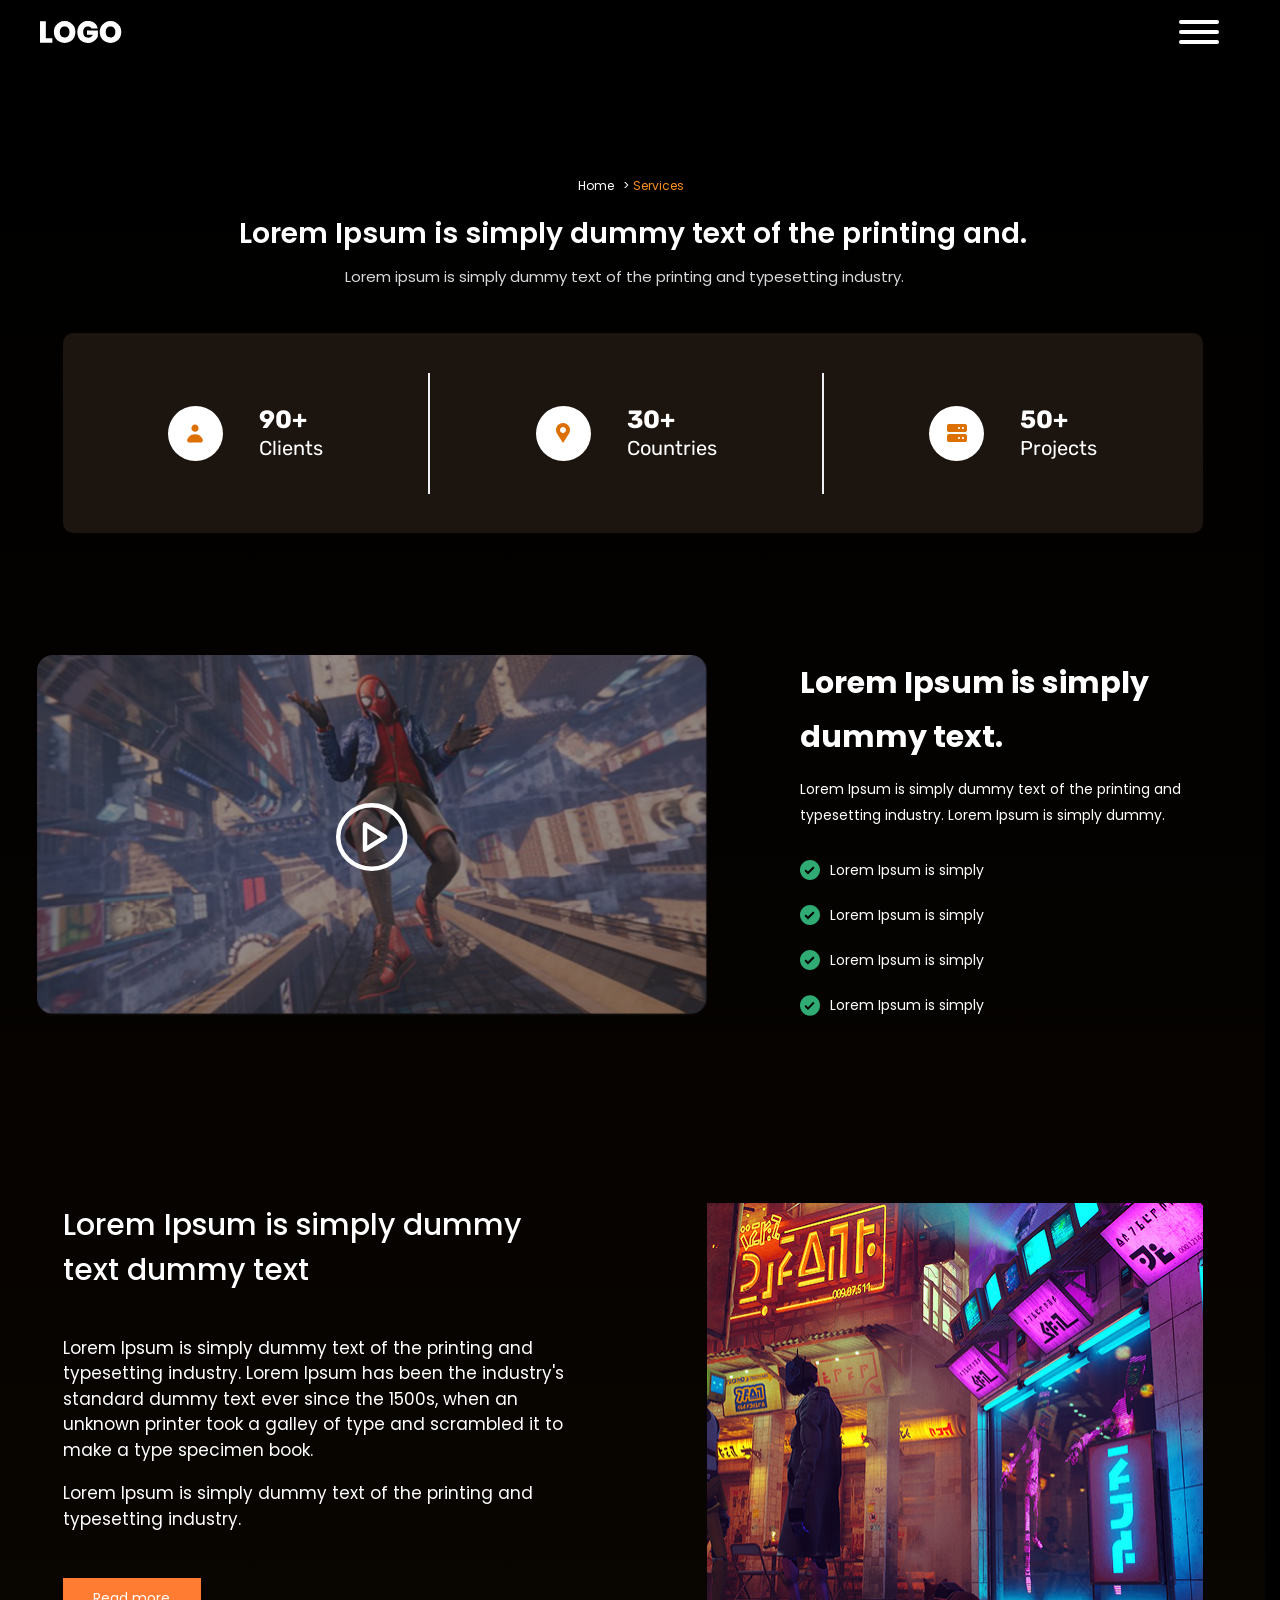
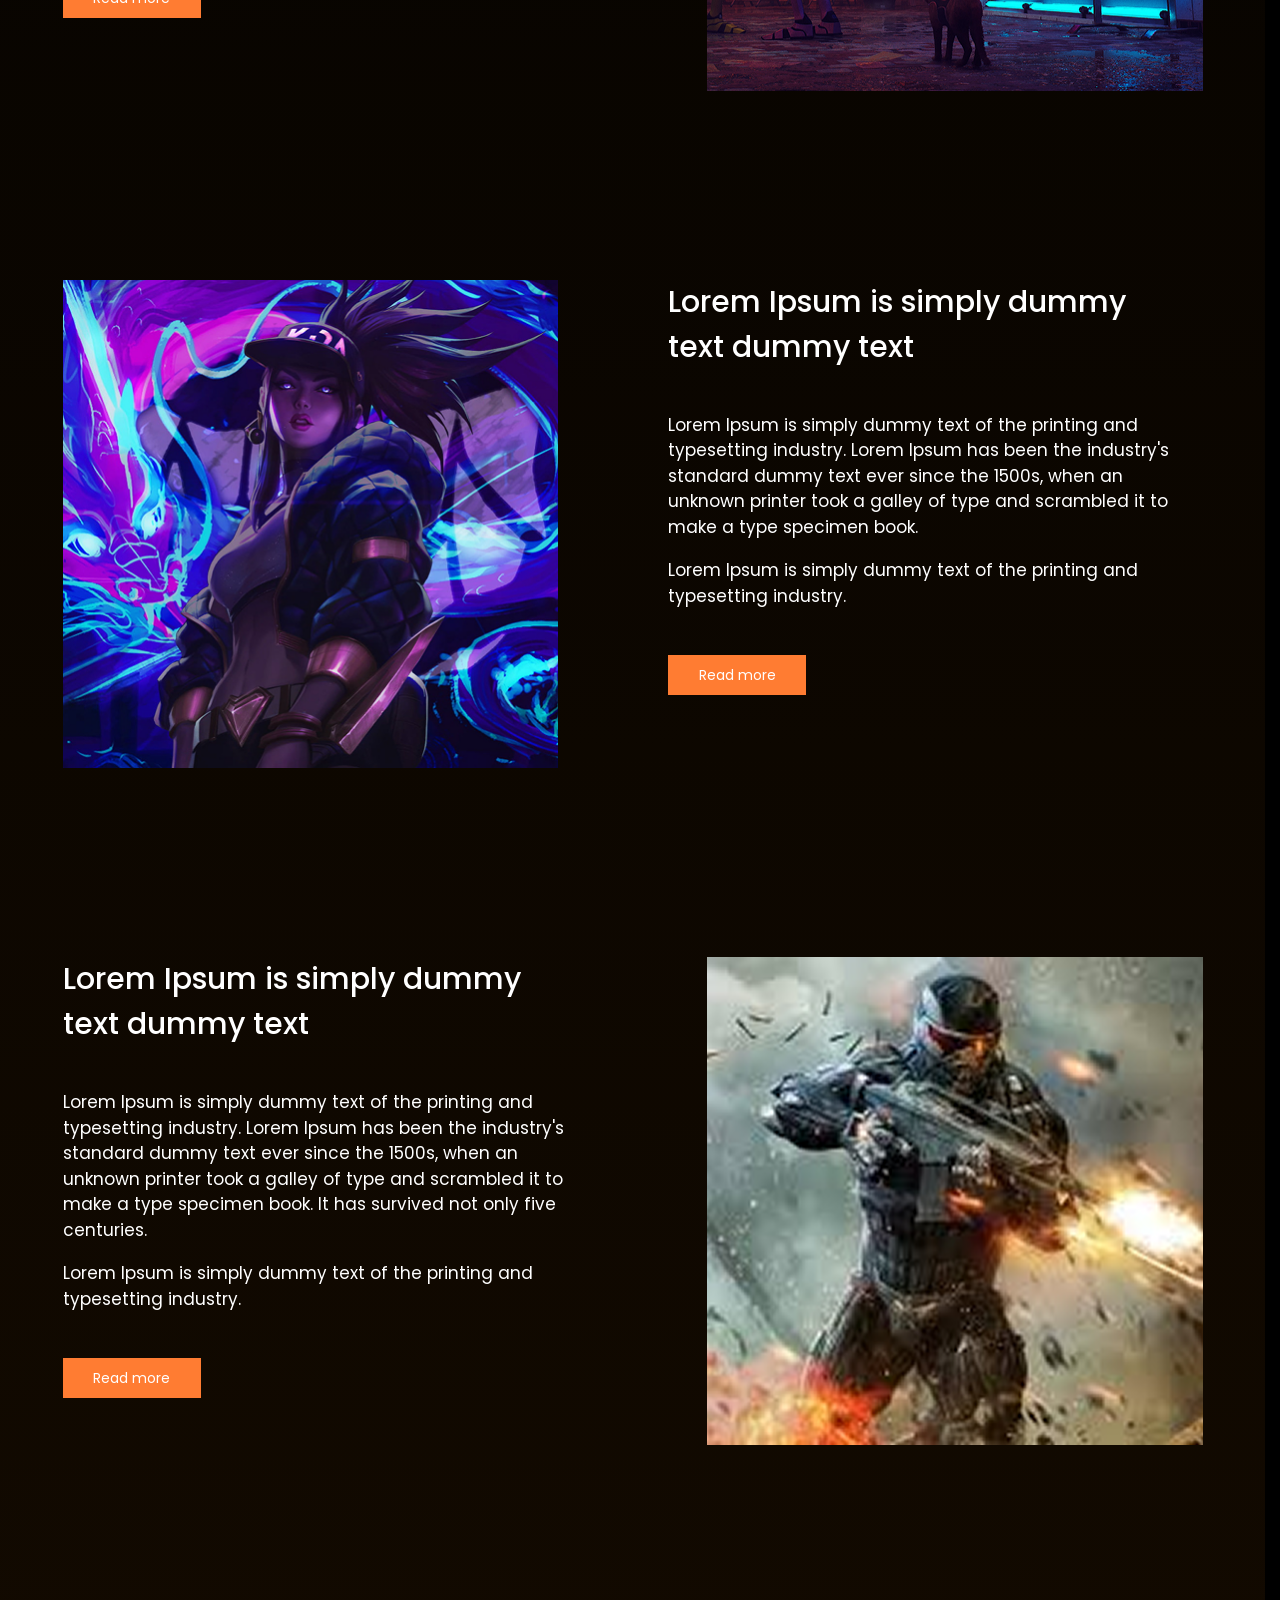
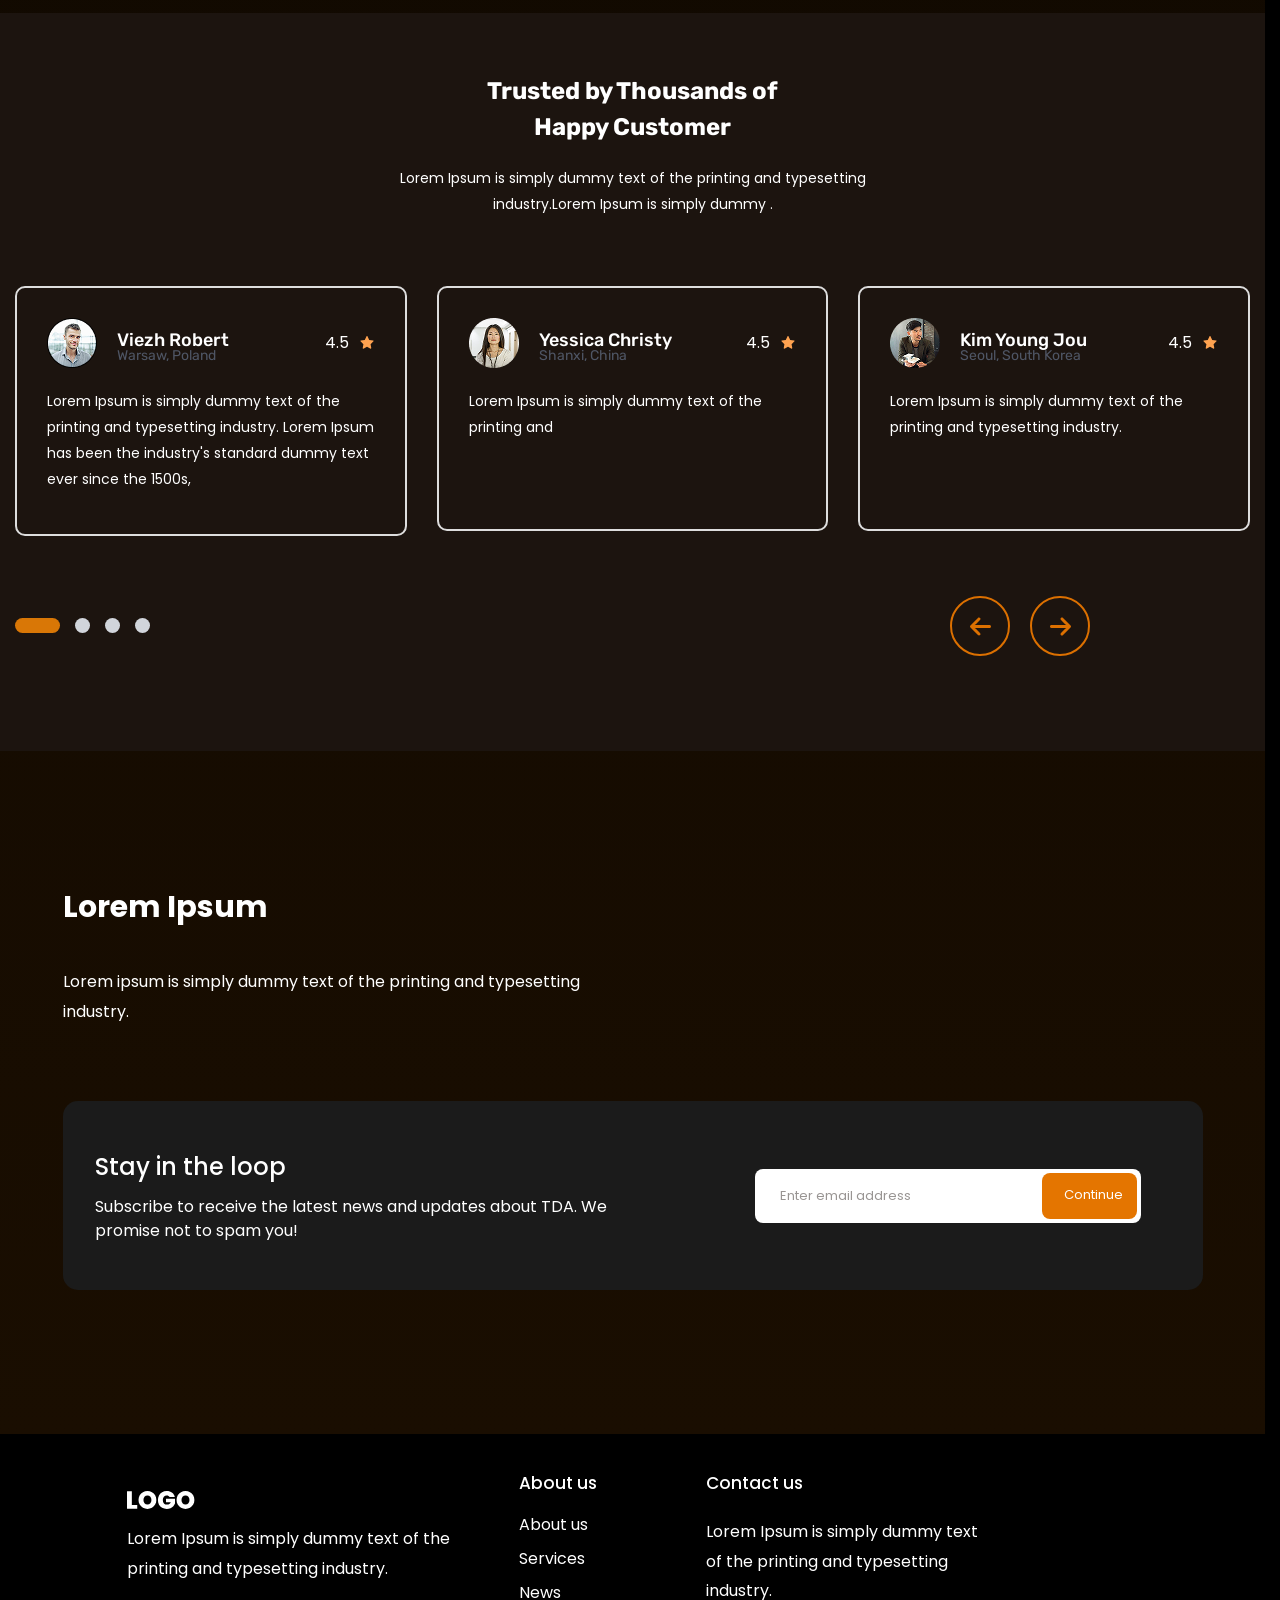
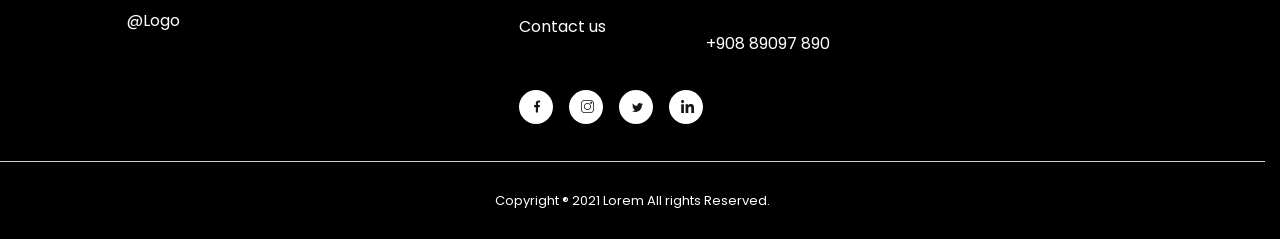
<file: src/pages/services.html>
<!doctype html>
<html lang="en">
  <head>
    <meta charset="UTF-8" />
    <meta name="viewport" content="width=device-width, initial-scale=1.0" />
    <meta http-equiv="X-UA-Compatible" content="ie=edge" />
    <title>Услуги | 3D Game Dev Studio - Разработка игр под ключ</title>
    <meta
      name="description"
      content="Полный спектр услуг разработки игр: Unity, Unreal Engine, CryEngine, 3D моделирование, AR/VR, мобильные игры. Профессиональное качество и соблюдение сроков." />
    <meta
      name="keywords"
      content="услуги разработки игр, Unity разработка, Unreal Engine, 3D моделирование, AR VR разработка, мобильные игры, game development services" />
    <meta name="robots" content="index, follow" />
    <meta property="og:type" content="website" />
    <meta property="og:url" content="https://your-domain.com/services.html" />
    <meta property="og:title" content="Услуги - 3D Game Dev Studio" />
    <meta
      property="og:description"
      content="Комплексные услуги разработки игр: от концепции до публикации на всех платформах." />
    <meta property="og:image" content="https://your-domain.com/img/og-services.jpg" />
    <meta property="twitter:card" content="summary_large_image" />
    <meta property="twitter:title" content="Услуги - 3D Game Dev Studio" />
    <meta
      property="twitter:description"
      content="Unity, Unreal Engine, 3D моделирование, AR/VR разработка и многое другое." />
    <meta property="twitter:image" content="https://your-domain.com/img/og-about.jpg" />
    <link rel="icon" type="image/png" href="../assets/favicons/favicon.png" />
    <link rel="shortcut icon" href="../assets/favicons/favicon_32x32.ico" type="image/x-icon" />
    <link rel="icon" href="../assets/favicons/favicon_32x32.svg" type="image/svg+xml" />
    <link rel="icon" href="../assets/favicons/favicon_32x32.png" sizes="32x32" type="image/png" />
    <link rel="icon" href="../assets/favicons/favicon_48x48.png" sizes="48x48" type="image/png" />
    <link rel="icon" href="../assets/favicons/Android_Chrome_192x192.png" sizes="192x192" type="image/png" />
    <link rel="apple-touch-icon" href="../assets/favicons/iPhone_180x180.png" />
    <link rel="manifest" href="../../site.webmanifest" />
    <link rel="stylesheet" href="../style/imports.css" />
    <link rel="stylesheet" href="../style/swiper-bundle.min.css" />
    <script src="../scripts/burger-toggle.js" defer></script>
    <script src="../scripts/swiper-bundle.min.js" defer></script>
    <script src="../scripts/navigation.js" defer></script>
    <script src="../scripts/sticky-header.js" defer></script>
    <script src="../scripts/scroll-to-top.js" defer></script>
    <script src="../scripts/swiper-slider-services.js" defer></script>
  </head>
  <body>
    <header class="smart-header" id="header">
      <div class="progress-container">
        <div class="progress-bar" id="progressBar"></div>
      </div>
      <div class="header-container">
        <div class="logo">
          <a class="header-logo" href="../../index.html" aria-label="Home page">
            <img
              class="header-logo-image"
              src="../assets/logos/logo.svg"
              alt="3D Game Dev Studio Logo"
              width="82"
              height="45" />
          </a>
        </div>
        <div class="header-actions">
          <nav class="main-nav" aria-label="Main Navigation">
            <ul class="main-nav__list">
              <li class="main-nav__item">
                <a href="../../index.html" class="main-nav__link">Home</a>
              </li>
              <li class="main-nav__item">
                <a href="about-us.html" class="main-nav__link">About us</a>
              </li>
              <li class="main-nav__item">
                <a href="services.html" class="main-nav__link active" aria-current="page">Portfolio</a>
              </li>
              <li class="main-nav__item">
                <a href="news.html" class="main-nav__link">News</a>
              </li>
            </ul>
          </nav>
          <a href="contact-us.html" class="contact-us" title="Связаться с нами" aria-label="Contact Us"
            >Contact us</a
          >
        </div>
        <button class="hamburger hamburger--vortex-r" type="button" aria-label="Open mobile menu">
          <span class="hamburger-box">
            <span class="hamburger-inner"></span>
          </span>
        </button>
        <div class="wrapper">
          <svg class="transition" viewBox="0 0 100 100" preserveAspectRatio="none">
            <path
              class="path"
              stroke="#000000"
              fill="#fcc42a"
              vector-effect="non-scaling-stroke"
              d="M 0 100 L 0 100 100 100 100 100 C 50 100, 50 100, 0 100"></path>
          </svg>
          <div class="menu">
            <nav aria-label="Mobile navigation">
              <ul>
                <li><a href="../../index.html">Home</a></li>
                <li><a href="about-us.html">About us</a></li>
                <li><a href="services.html">Portfolio</a></li>
                <li><a href="news.html">News</a></li>
                <li><a href="contact-us.html">Contact us</a></li>
              </ul>
            </nav>
          </div>
        </div>
      </div>
    </header>
    <main class="bg-wrapper">
      <section class="services-hero" aria-label="Services hero">
        <div class="news-hero-container">
          <nav class="about-hero-breadcrumbs breadcrumbs-contact-hero" aria-label="Breadcrumb">
            <ol class="about-hero-breadcrumbs-list news-hero-breadcrumbs-list">
              <li class="about-hero-breadcrumbs-item">
                <a href="../../index.html">Home</a>
              </li>
              <li class="about-hero-breadcrumbs-item" aria-hidden="true">&nbsp; &gt;</li>
              <li class="about-hero-breadcrumbs-item" aria-current="page">Services</li>
            </ol>
          </nav>

          <h1 id="news-hero-title" class="news-hero-title">Lorem Ipsum is simply dummy text of the printing and.</h1>

          <p class="news-hero-subtitle">Lorem ipsum is simply dummy text of the printing and typesetting industry.</p>

          <!-- services stats component -->
          <div class="services-stats" role="region" aria-label="Company statistics">
            <div class="services-stats-inner">
              <article class="stat" aria-labelledby="stat-clients">
                <div class="stat-icon" aria-hidden="true">
                  <svg width="24" height="24" viewBox="0 0 24 24" fill="none" xmlns="http://www.w3.org/2000/svg">
                    <path
                      fill-rule="evenodd"
                      clip-rule="evenodd"
                      d="M12 10.8001C12.9548 10.8001 13.8705 10.4208 14.5456 9.74568C15.2207 9.07055 15.6 8.15488 15.6 7.2001C15.6 6.24532 15.2207 5.32964 14.5456 4.65451C13.8705 3.97938 12.9548 3.6001 12 3.6001C11.0452 3.6001 10.1296 3.97938 9.45442 4.65451C8.77929 5.32964 8.40001 6.24532 8.40001 7.2001C8.40001 8.15488 8.77929 9.07055 9.45442 9.74568C10.1296 10.4208 11.0452 10.8001 12 10.8001ZM6.89866 21.6001C5.07686 21.6001 3.54225 20.0687 4.23942 18.3856C4.66156 17.3664 5.2803 16.4404 6.06031 15.6604C6.84032 14.8804 7.76633 14.2616 8.78547 13.8395C9.8046 13.4174 10.8969 13.2001 12 13.2001C13.1031 13.2001 14.1954 13.4174 15.2145 13.8395C16.2337 14.2616 17.1597 14.8804 17.9397 15.6604C18.7197 16.4404 19.3385 17.3664 19.7606 18.3856C20.4578 20.0687 18.9232 21.6001 17.1014 21.6001H6.89866Z"
                      fill="#DC7000" />
                  </svg>
                </div>
                <div class="stat-body">
                  <div id="stat-clients" class="stat-number">90+</div>
                  <div class="stat-label">Clients</div>
                </div>
              </article>
              <article class="stat" aria-labelledby="stat-countries">
                <div class="stat-icon" aria-hidden="true">
                  <svg width="24" height="24" viewBox="0 0 24 24" fill="none" xmlns="http://www.w3.org/2000/svg">
                    <path
                      d="M19 9C19 8.08075 18.8189 7.1705 18.4672 6.32122C18.1154 5.47194 17.5998 4.70026 16.9497 4.05025C16.2997 3.40024 15.5281 2.88463 14.6788 2.53284C13.8295 2.18106 12.9193 2 12 2C11.0807 2 10.1705 2.18106 9.32122 2.53284C8.47194 2.88463 7.70026 3.40024 7.05025 4.05025C6.40024 4.70026 5.88463 5.47194 5.53284 6.32122C5.18106 7.1705 5 8.08075 5 9C5 10.387 5.41 11.677 6.105 12.765H6.097C8.457 16.46 12 22 12 22L17.903 12.765H17.896C18.6164 11.6414 18.9995 10.3347 19 9ZM12 12C11.2044 12 10.4413 11.6839 9.87868 11.1213C9.31607 10.5587 9 9.79565 9 9C9 8.20435 9.31607 7.44129 9.87868 6.87868C10.4413 6.31607 11.2044 6 12 6C12.7956 6 13.5587 6.31607 14.1213 6.87868C14.6839 7.44129 15 8.20435 15 9C15 9.79565 14.6839 10.5587 14.1213 11.1213C13.5587 11.6839 12.7956 12 12 12Z"
                      fill="#DC7000" />
                  </svg>
                </div>
                <div class="stat-body">
                  <div id="stat-countries" class="stat-number">30+</div>
                  <div class="stat-label">Countries</div>
                </div>
              </article>
              <article class="stat" aria-labelledby="stat-projects">
                <div class="stat-icon" aria-hidden="true">
                  <svg width="24" height="24" viewBox="0 0 24 24" fill="none" xmlns="http://www.w3.org/2000/svg">
                    <path
                      d="M20 3H4C3.46957 3 2.96086 3.21071 2.58579 3.58579C2.21071 3.96086 2 4.46957 2 5V9C2 9.53043 2.21071 10.0391 2.58579 10.4142C2.96086 10.7893 3.46957 11 4 11H20C20.5304 11 21.0391 10.7893 21.4142 10.4142C21.7893 10.0391 22 9.53043 22 9V5C22 4.46957 21.7893 3.96086 21.4142 3.58579C21.0391 3.21071 20.5304 3 20 3ZM15 7C15 7.55228 14.5523 8 14 8C13.4477 8 13 7.55228 13 7C13 6.44772 13.4477 6 14 6C14.5523 6 15 6.44772 15 7ZM19 7C19 7.55228 18.5523 8 18 8C17.4477 8 17 7.55228 17 7C17 6.44772 17.4477 6 18 6C18.5523 6 19 6.44772 19 7ZM20 13H4C3.46957 13 2.96086 13.2107 2.58579 13.5858C2.21071 13.9609 2 14.4696 2 15V19C2 19.5304 2.21071 20.0391 2.58579 20.4142C2.96086 20.7893 3.46957 21 4 21H20C20.5304 21 21.0391 20.7893 21.4142 20.4142C21.7893 20.0391 22 19.5304 22 19V15C22 14.4696 21.7893 13.9609 21.4142 13.5858C21.0391 13.2107 20.5304 13 20 13ZM15 17C15 17.5523 14.5523 18 14 18C13.4477 18 13 17.5523 13 17C13 16.4477 13.4477 16 14 16C14.5523 16 15 16.4477 15 17ZM19 17C19 17.5523 18.5523 18 18 18C17.4477 18 17 17.5523 17 17C17 16.4477 17.4477 16 18 16C18.5523 16 19 16.4477 19 17Z"
                      fill="#DC7000" />
                  </svg>
                </div>
                <div class="stat-body">
                  <div id="stat-projects" class="stat-number">50+</div>
                  <div class="stat-label">Projects</div>
                </div>
              </article>
            </div>
          </div>
        </div>
      </section>
      <section class="services-video-feature" aria-labelledby="services-video-feature-title">
        <div class="services-video-feature-container">
          <figure class="services-video-feature-media">
            <img src="../assets/images/spiderman-services.png" alt="Game scene preview" width="678" height="363" />
            <button class="services-video-feature-play" type="button" aria-label="Play presentation video">
              <img src="../assets/icons/Icon - Play.svg" alt="" width="80" height="80" aria-hidden="true" />
            </button>
          </figure>

          <div class="services-video-feature-content">
            <h2 id="services-video-feature-title">Lorem Ipsum is simply dummy text.</h2>
            <p>
              Lorem Ipsum is simply dummy text of the printing and typesetting industry. Lorem Ipsum is simply dummy.
            </p>

            <ul class="services-video-feature-list" aria-label="Benefits list">
              <li>
                <img src="../assets/icons/check-icon.svg" alt="" width="20" height="20" aria-hidden="true" />
                <span>Lorem Ipsum is simply</span>
              </li>
              <li>
                <img src="../assets/icons/check-icon.svg" alt="" width="20" height="20" aria-hidden="true" />
                <span>Lorem Ipsum is simply</span>
              </li>
              <li>
                <img src="../assets/icons/check-icon.svg" alt="" width="20" height="20" aria-hidden="true" />
                <span>Lorem Ipsum is simply</span>
              </li>
              <li>
                <img src="../assets/icons/check-icon.svg" alt="" width="20" height="20" aria-hidden="true" />
                <span>Lorem Ipsum is simply</span>
              </li>
            </ul>
          </div>
        </div>
      </section>
      <section class="services-showcase" aria-labelledby="services-showcase-title">
        <div class="container-second services-showcase-container">
          <h2 id="services-showcase-title" class="visually-hidden">Services showcase</h2>
          <ul class="services-showcase-list" aria-label="Services showcase list">
            <li class="services-showcase-item">
              <article class="services-showcase-card services-showcase-row-reverse">
                <figure class="services-showcase-media">
                  <img
                    src="../assets/images/Rectangle%2025.png"
                    alt="Neon city game environment"
                    width="496"
                    height="489"
                    loading="lazy" />
                </figure>
                <div class="services-showcase-content">
                  <h3>Lorem Ipsum is simply dummy text dummy text</h3>
                  <p class="description-2">
                    Lorem Ipsum is simply dummy text of the printing and typesetting industry. Lorem Ipsum has been the
                    industry's standard dummy text ever since the 1500s, when an unknown printer took a galley of type
                    and scrambled it to make a type specimen book.
                  </p>
                  <p class="description-2">
                    Lorem Ipsum is simply dummy text of the printing and typesetting industry.
                  </p>

                  <a
                    class="services-showcase-link orange-btn news-card-author"
                    href="#"
                    aria-label="Read more about this service">
                    Read more
                  </a>
                </div>
              </article>
            </li>
            <li class="services-showcase-item">
              <article class="services-showcase-card services-showcase-row">
                <figure class="services-showcase-media">
                  <img
                    src="../assets/images/Rectangle%2026.png"
                    alt="Neon city game environment"
                    width="496"
                    height="489"
                    loading="lazy" />
                </figure>
                <div class="services-showcase-content">
                  <h3>Lorem Ipsum is simply dummy text dummy text</h3>
                  <p class="description-2">
                    Lorem Ipsum is simply dummy text of the printing and typesetting industry. Lorem Ipsum has been the
                    industry's standard dummy text ever since the 1500s, when an unknown printer took a galley of type
                    and scrambled it to make a type specimen book.
                  </p>
                  <p class="description-2">
                    Lorem Ipsum is simply dummy text of the printing and typesetting industry.
                  </p>

                  <a
                    class="services-showcase-link orange-btn news-card-author"
                    href="#"
                    aria-label="Read more about this service">
                    Read more
                  </a>
                </div>
              </article>
            </li>
            <li class="services-showcase-item services-showcase-item--reverse">
              <article class="services-showcase-card services-showcase-row-reverse">
                <figure class="services-showcase-media">
                  <img
                    src="../assets/images/Rectangle%2027.png"
                    alt="Game character artwork"
                    width="496"
                    height="489"
                    loading="lazy" />
                </figure>
                <div class="services-showcase-content">
                  <h3>Lorem Ipsum is simply dummy text dummy text</h3>
                  <p class="description-2">
                    Lorem Ipsum is simply dummy text of the printing and typesetting industry. Lorem Ipsum has been the
                    industry's standard dummy text ever since the 1500s, when an unknown printer took a galley of type
                    and scrambled it to make a type specimen book. It has survived not only five centuries.
                  </p>
                  <p class="description-2">
                    Lorem Ipsum is simply dummy text of the printing and typesetting industry.
                  </p>

                  <a
                    class="services-showcase-link orange-btn news-card-author"
                    href="#"
                    aria-label="Read more about this service">
                    Read more
                  </a>
                </div>
              </article>
            </li>
          </ul>
        </div>
      </section>
      <section class="services-slider" aria-labelledby="services-slider">
        <div class="services-slider-container">
          <div class="services-slider-content">
            <h2 class="services-slider-content-title">Trusted by Thousands of Happy Customer</h2>
            <p class="services-slider-content-description description-3">
              Lorem Ipsum is simply dummy text of the printing and typesetting industry.Lorem Ipsum is simply dummy .
            </p>
          </div>
          <div class="services-swiper swiper">
            <div class="swiper-wrapper">
              <div class="services-swiper-slide swiper-slide">
                <header class="testimonial-card__header">
                  <div class="testimonial-card__user">
                    <img src="../assets/images/photo1.png" alt="Viezh Robert" class="testimonial-card__avatar" />
                    <div class="testimonial-card__meta">
                      <h3 class="testimonial-card__name">Viezh Robert</h3>
                      <p class="testimonial-card__location">Warsaw, Poland</p>
                    </div>
                  </div>
                  <div class="testimonial-card__rating" aria-label="Рейтинг 4.5 из 5">
                    <span aria-hidden="true">4.5</span>
                    <svg width="16" height="16" viewBox="0 0 16 16" fill="none" xmlns="http://www.w3.org/2000/svg">
                      <path
                        d="M14.1891 5.51721L10.2219 4.94064L8.44844 1.34533C8.4 1.24689 8.32031 1.16721 8.22187 1.11877C7.975 0.996893 7.675 1.09846 7.55156 1.34533L5.77812 4.94064L1.81094 5.51721C1.70156 5.53283 1.60156 5.58439 1.525 5.66252C1.43244 5.75765 1.38143 5.88564 1.38319 6.01836C1.38495 6.15109 1.43933 6.27768 1.53437 6.37033L4.40469 9.16877L3.72656 13.1203C3.71066 13.2123 3.72083 13.3068 3.75592 13.3932C3.79102 13.4797 3.84963 13.5545 3.92511 13.6094C4.00059 13.6642 4.08992 13.6968 4.18297 13.7034C4.27602 13.71 4.36907 13.6904 4.45156 13.6469L8 11.7813L11.5484 13.6469C11.6453 13.6985 11.7578 13.7156 11.8656 13.6969C12.1375 13.65 12.3203 13.3922 12.2734 13.1203L11.5953 9.16877L14.4656 6.37033C14.5437 6.29377 14.5953 6.19377 14.6109 6.08439C14.6531 5.81096 14.4625 5.55783 14.1891 5.51721Z"
                        fill="#FEA250" />
                    </svg>
                  </div>
                </header>
                <blockquote class="testimonial-card__quote description-3">
                  <p>
                    Lorem Ipsum is simply dummy text of the printing and typesetting industry. Lorem Ipsum has been the
                    industry's standard dummy text ever since the 1500s,
                  </p>
                </blockquote>
              </div>
              <div class="services-swiper-slide swiper-slide">
                <header class="testimonial-card__header">
                  <div class="testimonial-card__user">
                    <img src="../assets/images/Yessica.png" alt="Viezh Robert" class="testimonial-card__avatar" />
                    <div class="testimonial-card__meta">
                      <h3 class="testimonial-card__name">Yessica Christy</h3>
                      <p class="testimonial-card__location">Shanxi, China</p>
                    </div>
                  </div>
                  <div class="testimonial-card__rating" aria-label="Рейтинг 4.5 из 5">
                    <span aria-hidden="true">4.5</span>
                    <svg width="16" height="16" viewBox="0 0 16 16" fill="none" xmlns="http://www.w3.org/2000/svg">
                      <path
                        d="M14.1891 5.51721L10.2219 4.94064L8.44844 1.34533C8.4 1.24689 8.32031 1.16721 8.22187 1.11877C7.975 0.996893 7.675 1.09846 7.55156 1.34533L5.77812 4.94064L1.81094 5.51721C1.70156 5.53283 1.60156 5.58439 1.525 5.66252C1.43244 5.75765 1.38143 5.88564 1.38319 6.01836C1.38495 6.15109 1.43933 6.27768 1.53437 6.37033L4.40469 9.16877L3.72656 13.1203C3.71066 13.2123 3.72083 13.3068 3.75592 13.3932C3.79102 13.4797 3.84963 13.5545 3.92511 13.6094C4.00059 13.6642 4.08992 13.6968 4.18297 13.7034C4.27602 13.71 4.36907 13.6904 4.45156 13.6469L8 11.7813L11.5484 13.6469C11.6453 13.6985 11.7578 13.7156 11.8656 13.6969C12.1375 13.65 12.3203 13.3922 12.2734 13.1203L11.5953 9.16877L14.4656 6.37033C14.5437 6.29377 14.5953 6.19377 14.6109 6.08439C14.6531 5.81096 14.4625 5.55783 14.1891 5.51721Z"
                        fill="#FEA250" />
                    </svg>
                  </div>
                </header>
                <blockquote class="testimonial-card__quote description-3">
                  <p>Lorem Ipsum is simply dummy text of the printing and</p>
                </blockquote>
              </div>
              <div class="services-swiper-slide swiper-slide">
                <header class="testimonial-card__header">
                  <div class="testimonial-card__user">
                    <img src="../assets/images/Kim.png" alt="Viezh Robert" class="testimonial-card__avatar" />
                    <div class="testimonial-card__meta">
                      <h3 class="testimonial-card__name">Kim Young Jou</h3>
                      <p class="testimonial-card__location">Seoul, South Korea</p>
                    </div>
                  </div>
                  <div class="testimonial-card__rating" aria-label="Рейтинг 4.5 из 5">
                    <span aria-hidden="true">4.5</span>
                    <svg width="16" height="16" viewBox="0 0 16 16" fill="none" xmlns="http://www.w3.org/2000/svg">
                      <path
                        d="M14.1891 5.51721L10.2219 4.94064L8.44844 1.34533C8.4 1.24689 8.32031 1.16721 8.22187 1.11877C7.975 0.996893 7.675 1.09846 7.55156 1.34533L5.77812 4.94064L1.81094 5.51721C1.70156 5.53283 1.60156 5.58439 1.525 5.66252C1.43244 5.75765 1.38143 5.88564 1.38319 6.01836C1.38495 6.15109 1.43933 6.27768 1.53437 6.37033L4.40469 9.16877L3.72656 13.1203C3.71066 13.2123 3.72083 13.3068 3.75592 13.3932C3.79102 13.4797 3.84963 13.5545 3.92511 13.6094C4.00059 13.6642 4.08992 13.6968 4.18297 13.7034C4.27602 13.71 4.36907 13.6904 4.45156 13.6469L8 11.7813L11.5484 13.6469C11.6453 13.6985 11.7578 13.7156 11.8656 13.6969C12.1375 13.65 12.3203 13.3922 12.2734 13.1203L11.5953 9.16877L14.4656 6.37033C14.5437 6.29377 14.5953 6.19377 14.6109 6.08439C14.6531 5.81096 14.4625 5.55783 14.1891 5.51721Z"
                        fill="#FEA250" />
                    </svg>
                  </div>
                </header>
                <blockquote class="testimonial-card__quote description-3">
                  <p>Lorem Ipsum is simply dummy text of the printing and typesetting industry.</p>
                </blockquote>
              </div>
              <div class="services-swiper-slide swiper-slide">
                <header class="testimonial-card__header">
                  <div class="testimonial-card__user">
                    <img src="../assets/images/photo1.png" alt="Viezh Robert" class="testimonial-card__avatar" />
                    <div class="testimonial-card__meta">
                      <h3 class="testimonial-card__name">Viezh Robert</h3>
                      <p class="testimonial-card__location">Warsaw, Poland</p>
                    </div>
                  </div>
                  <div class="testimonial-card__rating" aria-label="Рейтинг 4.5 из 5">
                    <span aria-hidden="true">4.5</span>
                    <svg width="16" height="16" viewBox="0 0 16 16" fill="none" xmlns="http://www.w3.org/2000/svg">
                      <path
                        d="M14.1891 5.51721L10.2219 4.94064L8.44844 1.34533C8.4 1.24689 8.32031 1.16721 8.22187 1.11877C7.975 0.996893 7.675 1.09846 7.55156 1.34533L5.77812 4.94064L1.81094 5.51721C1.70156 5.53283 1.60156 5.58439 1.525 5.66252C1.43244 5.75765 1.38143 5.88564 1.38319 6.01836C1.38495 6.15109 1.43933 6.27768 1.53437 6.37033L4.40469 9.16877L3.72656 13.1203C3.71066 13.2123 3.72083 13.3068 3.75592 13.3932C3.79102 13.4797 3.84963 13.5545 3.92511 13.6094C4.00059 13.6642 4.08992 13.6968 4.18297 13.7034C4.27602 13.71 4.36907 13.6904 4.45156 13.6469L8 11.7813L11.5484 13.6469C11.6453 13.6985 11.7578 13.7156 11.8656 13.6969C12.1375 13.65 12.3203 13.3922 12.2734 13.1203L11.5953 9.16877L14.4656 6.37033C14.5437 6.29377 14.5953 6.19377 14.6109 6.08439C14.6531 5.81096 14.4625 5.55783 14.1891 5.51721Z"
                        fill="#FEA250" />
                    </svg>
                  </div>
                </header>
                <blockquote class="testimonial-card__quote description-3">
                  <p>
                    Lorem Ipsum is simply dummy text of the printing and typesetting industry. Lorem Ipsum has been the
                    industry's standard dummy text ever since the 1500s,
                  </p>
                </blockquote>
              </div>
              <div class="services-swiper-slide swiper-slide">
                <header class="testimonial-card__header">
                  <div class="testimonial-card__user">
                    <img src="../assets/images/Yessica.png" alt="Viezh Robert" class="testimonial-card__avatar" />
                    <div class="testimonial-card__meta">
                      <h3 class="testimonial-card__name">Yessica Christy</h3>
                      <p class="testimonial-card__location">Shanxi, China</p>
                    </div>
                  </div>
                  <div class="testimonial-card__rating" aria-label="Рейтинг 4.5 из 5">
                    <span aria-hidden="true">4.5</span>
                    <svg width="16" height="16" viewBox="0 0 16 16" fill="none" xmlns="http://www.w3.org/2000/svg">
                      <path
                        d="M14.1891 5.51721L10.2219 4.94064L8.44844 1.34533C8.4 1.24689 8.32031 1.16721 8.22187 1.11877C7.975 0.996893 7.675 1.09846 7.55156 1.34533L5.77812 4.94064L1.81094 5.51721C1.70156 5.53283 1.60156 5.58439 1.525 5.66252C1.43244 5.75765 1.38143 5.88564 1.38319 6.01836C1.38495 6.15109 1.43933 6.27768 1.53437 6.37033L4.40469 9.16877L3.72656 13.1203C3.71066 13.2123 3.72083 13.3068 3.75592 13.3932C3.79102 13.4797 3.84963 13.5545 3.92511 13.6094C4.00059 13.6642 4.08992 13.6968 4.18297 13.7034C4.27602 13.71 4.36907 13.6904 4.45156 13.6469L8 11.7813L11.5484 13.6469C11.6453 13.6985 11.7578 13.7156 11.8656 13.6969C12.1375 13.65 12.3203 13.3922 12.2734 13.1203L11.5953 9.16877L14.4656 6.37033C14.5437 6.29377 14.5953 6.19377 14.6109 6.08439C14.6531 5.81096 14.4625 5.55783 14.1891 5.51721Z"
                        fill="#FEA250" />
                    </svg>
                  </div>
                </header>
                <blockquote class="testimonial-card__quote description-3">
                  <p>Lorem Ipsum is simply dummy text of the printing and</p>
                </blockquote>
              </div>
              <div class="services-swiper-slide swiper-slide">
                <header class="testimonial-card__header">
                  <div class="testimonial-card__user">
                    <img src="../assets/images/Kim.png" alt="Viezh Robert" class="testimonial-card__avatar" />
                    <div class="testimonial-card__meta">
                      <h3 class="testimonial-card__name">Kim Young Jou</h3>
                      <p class="testimonial-card__location">Seoul, South Korea</p>
                    </div>
                  </div>
                  <div class="testimonial-card__rating" aria-label="Рейтинг 4.5 из 5">
                    <span aria-hidden="true">4.5</span>
                    <svg width="16" height="16" viewBox="0 0 16 16" fill="none" xmlns="http://www.w3.org/2000/svg">
                      <path
                        d="M14.1891 5.51721L10.2219 4.94064L8.44844 1.34533C8.4 1.24689 8.32031 1.16721 8.22187 1.11877C7.975 0.996893 7.675 1.09846 7.55156 1.34533L5.77812 4.94064L1.81094 5.51721C1.70156 5.53283 1.60156 5.58439 1.525 5.66252C1.43244 5.75765 1.38143 5.88564 1.38319 6.01836C1.38495 6.15109 1.43933 6.27768 1.53437 6.37033L4.40469 9.16877L3.72656 13.1203C3.71066 13.2123 3.72083 13.3068 3.75592 13.3932C3.79102 13.4797 3.84963 13.5545 3.92511 13.6094C4.00059 13.6642 4.08992 13.6968 4.18297 13.7034C4.27602 13.71 4.36907 13.6904 4.45156 13.6469L8 11.7813L11.5484 13.6469C11.6453 13.6985 11.7578 13.7156 11.8656 13.6969C12.1375 13.65 12.3203 13.3922 12.2734 13.1203L11.5953 9.16877L14.4656 6.37033C14.5437 6.29377 14.5953 6.19377 14.6109 6.08439C14.6531 5.81096 14.4625 5.55783 14.1891 5.51721Z"
                        fill="#FEA250" />
                    </svg>
                  </div>
                </header>
                <blockquote class="testimonial-card__quote description-3">
                  <p>Lorem Ipsum is simply dummy text of the printing and typesetting industry.</p>
                </blockquote>
              </div>
              <div class="services-swiper-slide swiper-slide">
                <header class="testimonial-card__header">
                  <div class="testimonial-card__user">
                    <img src="../assets/images/photo1.png" alt="Viezh Robert" class="testimonial-card__avatar" />
                    <div class="testimonial-card__meta">
                      <h3 class="testimonial-card__name">Viezh Robert</h3>
                      <p class="testimonial-card__location">Warsaw, Poland</p>
                    </div>
                  </div>
                  <div class="testimonial-card__rating" aria-label="Рейтинг 4.5 из 5">
                    <span aria-hidden="true">4.5</span>
                    <svg width="16" height="16" viewBox="0 0 16 16" fill="none" xmlns="http://www.w3.org/2000/svg">
                      <path
                        d="M14.1891 5.51721L10.2219 4.94064L8.44844 1.34533C8.4 1.24689 8.32031 1.16721 8.22187 1.11877C7.975 0.996893 7.675 1.09846 7.55156 1.34533L5.77812 4.94064L1.81094 5.51721C1.70156 5.53283 1.60156 5.58439 1.525 5.66252C1.43244 5.75765 1.38143 5.88564 1.38319 6.01836C1.38495 6.15109 1.43933 6.27768 1.53437 6.37033L4.40469 9.16877L3.72656 13.1203C3.71066 13.2123 3.72083 13.3068 3.75592 13.3932C3.79102 13.4797 3.84963 13.5545 3.92511 13.6094C4.00059 13.6642 4.08992 13.6968 4.18297 13.7034C4.27602 13.71 4.36907 13.6904 4.45156 13.6469L8 11.7813L11.5484 13.6469C11.6453 13.6985 11.7578 13.7156 11.8656 13.6969C12.1375 13.65 12.3203 13.3922 12.2734 13.1203L11.5953 9.16877L14.4656 6.37033C14.5437 6.29377 14.5953 6.19377 14.6109 6.08439C14.6531 5.81096 14.4625 5.55783 14.1891 5.51721Z"
                        fill="#FEA250" />
                    </svg>
                  </div>
                </header>
                <blockquote class="testimonial-card__quote description-3">
                  <p>
                    Lorem Ipsum is simply dummy text of the printing and typesetting industry. Lorem Ipsum has been the
                    industry's standard dummy text ever since the 1500s,
                  </p>
                </blockquote>
              </div>
              <div class="services-swiper-slide swiper-slide">
                <header class="testimonial-card__header">
                  <div class="testimonial-card__user">
                    <img src="../assets/images/Yessica.png" alt="Viezh Robert" class="testimonial-card__avatar" />
                    <div class="testimonial-card__meta">
                      <h3 class="testimonial-card__name">Yessica Christy</h3>
                      <p class="testimonial-card__location">Shanxi, China</p>
                    </div>
                  </div>
                  <div class="testimonial-card__rating" aria-label="Рейтинг 4.5 из 5">
                    <span aria-hidden="true">4.5</span>
                    <svg width="16" height="16" viewBox="0 0 16 16" fill="none" xmlns="http://www.w3.org/2000/svg">
                      <path
                        d="M14.1891 5.51721L10.2219 4.94064L8.44844 1.34533C8.4 1.24689 8.32031 1.16721 8.22187 1.11877C7.975 0.996893 7.675 1.09846 7.55156 1.34533L5.77812 4.94064L1.81094 5.51721C1.70156 5.53283 1.60156 5.58439 1.525 5.66252C1.43244 5.75765 1.38143 5.88564 1.38319 6.01836C1.38495 6.15109 1.43933 6.27768 1.53437 6.37033L4.40469 9.16877L3.72656 13.1203C3.71066 13.2123 3.72083 13.3068 3.75592 13.3932C3.79102 13.4797 3.84963 13.5545 3.92511 13.6094C4.00059 13.6642 4.08992 13.6968 4.18297 13.7034C4.27602 13.71 4.36907 13.6904 4.45156 13.6469L8 11.7813L11.5484 13.6469C11.6453 13.6985 11.7578 13.7156 11.8656 13.6969C12.1375 13.65 12.3203 13.3922 12.2734 13.1203L11.5953 9.16877L14.4656 6.37033C14.5437 6.29377 14.5953 6.19377 14.6109 6.08439C14.6531 5.81096 14.4625 5.55783 14.1891 5.51721Z"
                        fill="#FEA250" />
                    </svg>
                  </div>
                </header>
                <blockquote class="testimonial-card__quote description-3">
                  <p>Lorem Ipsum is simply dummy text of the printing and</p>
                </blockquote>
              </div>
              <div class="services-swiper-slide swiper-slide">
                <header class="testimonial-card__header">
                  <div class="testimonial-card__user">
                    <img src="../assets/images/Kim.png" alt="Viezh Robert" class="testimonial-card__avatar" />
                    <div class="testimonial-card__meta">
                      <h3 class="testimonial-card__name">Kim Young Jou</h3>
                      <p class="testimonial-card__location">Seoul, South Korea</p>
                    </div>
                  </div>
                  <div class="testimonial-card__rating" aria-label="Рейтинг 4.5 из 5">
                    <span aria-hidden="true">4.5</span>
                    <svg width="16" height="16" viewBox="0 0 16 16" fill="none" xmlns="http://www.w3.org/2000/svg">
                      <path
                        d="M14.1891 5.51721L10.2219 4.94064L8.44844 1.34533C8.4 1.24689 8.32031 1.16721 8.22187 1.11877C7.975 0.996893 7.675 1.09846 7.55156 1.34533L5.77812 4.94064L1.81094 5.51721C1.70156 5.53283 1.60156 5.58439 1.525 5.66252C1.43244 5.75765 1.38143 5.88564 1.38319 6.01836C1.38495 6.15109 1.43933 6.27768 1.53437 6.37033L4.40469 9.16877L3.72656 13.1203C3.71066 13.2123 3.72083 13.3068 3.75592 13.3932C3.79102 13.4797 3.84963 13.5545 3.92511 13.6094C4.00059 13.6642 4.08992 13.6968 4.18297 13.7034C4.27602 13.71 4.36907 13.6904 4.45156 13.6469L8 11.7813L11.5484 13.6469C11.6453 13.6985 11.7578 13.7156 11.8656 13.6969C12.1375 13.65 12.3203 13.3922 12.2734 13.1203L11.5953 9.16877L14.4656 6.37033C14.5437 6.29377 14.5953 6.19377 14.6109 6.08439C14.6531 5.81096 14.4625 5.55783 14.1891 5.51721Z"
                        fill="#FEA250" />
                    </svg>
                  </div>
                </header>
                <blockquote class="testimonial-card__quote description-3">
                  <p>Lorem Ipsum is simply dummy text of the printing and typesetting industry.</p>
                </blockquote>
              </div>
              <div class="services-swiper-slide swiper-slide">
                <header class="testimonial-card__header">
                  <div class="testimonial-card__user">
                    <img src="../assets/images/photo1.png" alt="Viezh Robert" class="testimonial-card__avatar" />
                    <div class="testimonial-card__meta">
                      <h3 class="testimonial-card__name">Viezh Robert</h3>
                      <p class="testimonial-card__location">Warsaw, Poland</p>
                    </div>
                  </div>
                  <div class="testimonial-card__rating" aria-label="Рейтинг 4.5 из 5">
                    <span aria-hidden="true">4.5</span>
                    <svg width="16" height="16" viewBox="0 0 16 16" fill="none" xmlns="http://www.w3.org/2000/svg">
                      <path
                        d="M14.1891 5.51721L10.2219 4.94064L8.44844 1.34533C8.4 1.24689 8.32031 1.16721 8.22187 1.11877C7.975 0.996893 7.675 1.09846 7.55156 1.34533L5.77812 4.94064L1.81094 5.51721C1.70156 5.53283 1.60156 5.58439 1.525 5.66252C1.43244 5.75765 1.38143 5.88564 1.38319 6.01836C1.38495 6.15109 1.43933 6.27768 1.53437 6.37033L4.40469 9.16877L3.72656 13.1203C3.71066 13.2123 3.72083 13.3068 3.75592 13.3932C3.79102 13.4797 3.84963 13.5545 3.92511 13.6094C4.00059 13.6642 4.08992 13.6968 4.18297 13.7034C4.27602 13.71 4.36907 13.6904 4.45156 13.6469L8 11.7813L11.5484 13.6469C11.6453 13.6985 11.7578 13.7156 11.8656 13.6969C12.1375 13.65 12.3203 13.3922 12.2734 13.1203L11.5953 9.16877L14.4656 6.37033C14.5437 6.29377 14.5953 6.19377 14.6109 6.08439C14.6531 5.81096 14.4625 5.55783 14.1891 5.51721Z"
                        fill="#FEA250" />
                    </svg>
                  </div>
                </header>
                <blockquote class="testimonial-card__quote description-3">
                  <p>
                    Lorem Ipsum is simply dummy text of the printing and typesetting industry. Lorem Ipsum has been the
                    industry's standard dummy text ever since the 1500s,
                  </p>
                </blockquote>
              </div>
              <div class="services-swiper-slide swiper-slide">
                <header class="testimonial-card__header">
                  <div class="testimonial-card__user">
                    <img src="../assets/images/Yessica.png" alt="Viezh Robert" class="testimonial-card__avatar" />
                    <div class="testimonial-card__meta">
                      <h3 class="testimonial-card__name">Yessica Christy</h3>
                      <p class="testimonial-card__location">Shanxi, China</p>
                    </div>
                  </div>
                  <div class="testimonial-card__rating" aria-label="Рейтинг 4.5 из 5">
                    <span aria-hidden="true">4.5</span>
                    <svg width="16" height="16" viewBox="0 0 16 16" fill="none" xmlns="http://www.w3.org/2000/svg">
                      <path
                        d="M14.1891 5.51721L10.2219 4.94064L8.44844 1.34533C8.4 1.24689 8.32031 1.16721 8.22187 1.11877C7.975 0.996893 7.675 1.09846 7.55156 1.34533L5.77812 4.94064L1.81094 5.51721C1.70156 5.53283 1.60156 5.58439 1.525 5.66252C1.43244 5.75765 1.38143 5.88564 1.38319 6.01836C1.38495 6.15109 1.43933 6.27768 1.53437 6.37033L4.40469 9.16877L3.72656 13.1203C3.71066 13.2123 3.72083 13.3068 3.75592 13.3932C3.79102 13.4797 3.84963 13.5545 3.92511 13.6094C4.00059 13.6642 4.08992 13.6968 4.18297 13.7034C4.27602 13.71 4.36907 13.6904 4.45156 13.6469L8 11.7813L11.5484 13.6469C11.6453 13.6985 11.7578 13.7156 11.8656 13.6969C12.1375 13.65 12.3203 13.3922 12.2734 13.1203L11.5953 9.16877L14.4656 6.37033C14.5437 6.29377 14.5953 6.19377 14.6109 6.08439C14.6531 5.81096 14.4625 5.55783 14.1891 5.51721Z"
                        fill="#FEA250" />
                    </svg>
                  </div>
                </header>
                <blockquote class="testimonial-card__quote description-3">
                  <p>Lorem Ipsum is simply dummy text of the printing and</p>
                </blockquote>
              </div>
              <div class="services-swiper-slide swiper-slide">
                <header class="testimonial-card__header">
                  <div class="testimonial-card__user">
                    <img src="../assets/images/Kim.png" alt="Viezh Robert" class="testimonial-card__avatar" />
                    <div class="testimonial-card__meta">
                      <h3 class="testimonial-card__name">Kim Young Jou</h3>
                      <p class="testimonial-card__location">Seoul, South Korea</p>
                    </div>
                  </div>
                  <div class="testimonial-card__rating" aria-label="Рейтинг 4.5 из 5">
                    <span aria-hidden="true">4.5</span>
                    <svg width="16" height="16" viewBox="0 0 16 16" fill="none" xmlns="http://www.w3.org/2000/svg">
                      <path
                        d="M14.1891 5.51721L10.2219 4.94064L8.44844 1.34533C8.4 1.24689 8.32031 1.16721 8.22187 1.11877C7.975 0.996893 7.675 1.09846 7.55156 1.34533L5.77812 4.94064L1.81094 5.51721C1.70156 5.53283 1.60156 5.58439 1.525 5.66252C1.43244 5.75765 1.38143 5.88564 1.38319 6.01836C1.38495 6.15109 1.43933 6.27768 1.53437 6.37033L4.40469 9.16877L3.72656 13.1203C3.71066 13.2123 3.72083 13.3068 3.75592 13.3932C3.79102 13.4797 3.84963 13.5545 3.92511 13.6094C4.00059 13.6642 4.08992 13.6968 4.18297 13.7034C4.27602 13.71 4.36907 13.6904 4.45156 13.6469L8 11.7813L11.5484 13.6469C11.6453 13.6985 11.7578 13.7156 11.8656 13.6969C12.1375 13.65 12.3203 13.3922 12.2734 13.1203L11.5953 9.16877L14.4656 6.37033C14.5437 6.29377 14.5953 6.19377 14.6109 6.08439C14.6531 5.81096 14.4625 5.55783 14.1891 5.51721Z"
                        fill="#FEA250" />
                    </svg>
                  </div>
                </header>
                <blockquote class="testimonial-card__quote description-3">
                  <p>Lorem Ipsum is simply dummy text of the printing and typesetting industry.</p>
                </blockquote>
              </div>
            </div>
          </div>
          <div class="services-slider-control-block">
            <div class="services-slider-pagination"></div>
            <div class="services-slider__controls">
              <button class="services-slider__btn services-slider__btn--prev" aria-label="Предыдущий слайд">
                <svg width="21" height="21" viewBox="0 0 21 21" fill="none" xmlns="http://www.w3.org/2000/svg">
                  <path
                    d="M1.26222 11.974C1.34814 11.988 1.4351 11.9944 1.52211 11.9933L16.3372 11.9933L16.0141 12.1435C15.6984 12.293 15.4111 12.4964 15.1652 12.7446L11.0107 16.8991C10.4635 17.4214 10.3716 18.2616 10.7928 18.8899C11.2831 19.5595 12.2232 19.7048 12.8928 19.2146C12.9469 19.1749 12.9983 19.1317 13.0466 19.0853L20.5593 11.5726C21.1464 10.9861 21.147 10.0348 20.5605 9.44765C20.5601 9.44728 20.5597 9.44685 20.5593 9.44648L13.0466 1.93378C12.459 1.34784 11.5077 1.34916 10.9217 1.93674C10.8756 1.98299 10.8325 2.0322 10.7928 2.08404C10.3716 2.71233 10.4635 3.55258 11.0107 4.0749L15.1577 8.23693C15.3781 8.45762 15.6316 8.64267 15.909 8.78536L16.3597 8.9882L1.6048 8.9882C0.837233 8.9597 0.163813 9.49587 0.0196152 10.2503C-0.113218 11.0695 0.443098 11.8411 1.26222 11.974Z"
                    fill="#DC7000" />
                </svg>
              </button>
              <button class="services-slider__btn services-slider__btn--next" aria-label="Следующий слайд">
                <svg width="21" height="21" viewBox="0 0 21 21" fill="none" xmlns="http://www.w3.org/2000/svg">
                  <path
                    d="M1.26222 11.974C1.34814 11.988 1.4351 11.9944 1.52211 11.9933L16.3372 11.9933L16.0141 12.1435C15.6984 12.293 15.4111 12.4964 15.1652 12.7446L11.0107 16.8991C10.4635 17.4214 10.3716 18.2616 10.7928 18.8899C11.2831 19.5595 12.2232 19.7048 12.8928 19.2146C12.9469 19.1749 12.9983 19.1317 13.0466 19.0853L20.5593 11.5726C21.1464 10.9861 21.147 10.0348 20.5605 9.44765C20.5601 9.44728 20.5597 9.44685 20.5593 9.44648L13.0466 1.93378C12.459 1.34784 11.5077 1.34916 10.9217 1.93674C10.8756 1.98299 10.8325 2.0322 10.7928 2.08404C10.3716 2.71233 10.4635 3.55258 11.0107 4.0749L15.1577 8.23693C15.3781 8.45762 15.6316 8.64267 15.909 8.78536L16.3597 8.9882L1.6048 8.9882C0.837233 8.9597 0.163813 9.49587 0.0196152 10.2503C-0.113218 11.0695 0.443098 11.8411 1.26222 11.974Z"
                    fill="#DC7000" />
                </svg>
              </button>
            </div>
          </div>
        </div>
      </section>
      <section class="services-newsletter" aria-labelledby="services-newsletter">
        <div class="newsletter-container container-second">
          <header class="newsletter-about-brief-header">
            <h2 class="newsletter-about-brief-title">Lorem Ipsum</h2>
            <p class="newsletter-about-brief-description description">
              Lorem ipsum is simply dummy text of the printing and typesetting industry.
            </p>
          </header>
          <div class="newsletter-content">
            <header class="newsletter-header">
              <h2 class="newsletter-title">Stay in the loop</h2>
              <p class="newsletter-description description-2">
                Subscribe to receive the latest news and updates about TDA. We promise not to spam you!
              </p>
            </header>
            <form class="newsletter-form" aria-label="Newsletter subscription form">
              <div class="newsletter-form-group">
                <input
                  type="email"
                  class="newsletter-input"
                  placeholder="Enter email address"
                  required
                  aria-label="Email address" />
                <button type="submit" class="newsletter-button" aria-label="Subscribe to newsletter">Continue</button>
              </div>
            </form>
          </div>
        </div>
      </section>
    </main>
    <footer class="footer">
      <div class="footer-container">
        <div class="footer-top">
          <header class="footer-header">
            <div class="logo">
              <a class="header-logo" href="../../index.html">
                <img
                  class="header-logo-image"
                  src="../assets/logos/logo.svg"
                  alt="3D Game Dev Studio Logo"
                  width="68"
                  height="37" />
              </a>
            </div>
            <p class="footer-description description">
              Lorem Ipsum is simply dummy text of the printing and typesetting industry.
            </p>
            <span>@Logo</span>
          </header>
          <div class="footer-body">
            <div class="footer-column">
              <h2 class="footer-column-title">About us</h2>
              <nav>
                <ul>
                  <li>
                    <a href="about-us.html">About us</a>
                  </li>
                  <li>
                    <a href="services.html">Services</a>
                  </li>
                  <li>
                    <a href="news.html">News</a>
                  </li>
                  <li>
                    <a href="contact-us.html">Contact us</a>
                  </li>
                </ul>
              </nav>
            </div>
            <div class="footer-column">
              <h2 class="footer-column-title">Contact us</h2>
              <p class="footer-contact-info description">
                Lorem Ipsum is simply dummy text of the printing and typesetting industry.
              </p>
              <a href="tel:+90889097890" title="Позвонить нам">+908 89097 890</a>
            </div>
            <div class="footer-soc1als">
              <ul class="footer-soc1als-list">
                <li class="footer-soc1als-item">
                  <a
                    class="footer-soc1als-link"
                    href="https://www.facebook.com"
                    target="_blank"
                    rel="noopener noreferrer"
                    title="Facebook">
                    <svg width="12" height="12" viewBox="0 0 12 12" fill="none" xmlns="http://www.w3.org/2000/svg">
                      <path
                        d="M7.9985 1.9925H9.094V0.0845C8.905 0.0585 8.255 0 7.498 0C5.91851 0 4.83651 0.9935 4.83651 2.8195V4.5H3.09351V6.633H4.83651V12H6.97351V6.6335H8.646L8.9115 4.5005H6.97301V3.031C6.97351 2.4145 7.1395 1.9925 7.9985 1.9925Z"
                        fill="black" />
                    </svg>
                  </a>
                </li>
                <li class="footer-soc1als-item">
                  <a
                    class="footer-soc1als-link"
                    href="https://www.instagram.com"
                    target="_blank"
                    rel="noopener noreferrer"
                    title="Instagram">
                    <svg width="13" height="13" viewBox="0 0 13 13" fill="none" xmlns="http://www.w3.org/2000/svg">
                      <g clip-path="url(#clip0_1_311)">
                        <path
                          d="M9.481 0H3.51898C1.57858 0 0 1.57858 0 3.51898V9.4811C0 11.4214 1.57858 13 3.51898 13H9.4811C11.4214 13 13 11.4214 13 9.4811V3.51898C13 1.57858 11.4214 0 9.481 0V0ZM12.2379 9.4811C12.2379 11.0012 11.0012 12.2379 9.481 12.2379H3.51898C1.99881 12.2379 0.762114 11.0012 0.762114 9.4811V3.51898C0.762114 1.99881 1.99881 0.762114 3.51898 0.762114H9.4811C11.0012 0.762114 12.2379 1.99881 12.2379 3.51898V9.4811Z"
                          fill="black" />
                        <path
                          d="M6.49989 2.94531C4.53986 2.94531 2.94531 4.53986 2.94531 6.49989C2.94531 8.45993 4.53986 10.0545 6.49989 10.0545C8.45993 10.0545 10.0545 8.45993 10.0545 6.49989C10.0545 4.53986 8.45993 2.94531 6.49989 2.94531ZM6.49989 9.29236C4.96019 9.29236 3.70743 8.03969 3.70743 6.49989C3.70743 4.96019 4.96019 3.70743 6.49989 3.70743C8.03969 3.70743 9.29236 4.96019 9.29236 6.49989C9.29236 8.03969 8.03969 9.29236 6.49989 9.29236Z"
                          fill="black" />
                        <path
                          d="M10.1394 1.68311C9.56023 1.68311 9.08911 2.15432 9.08911 2.73344C9.08911 3.31266 9.56023 3.78388 10.1394 3.78388C10.7187 3.78388 11.1899 3.31266 11.1899 2.73344C11.1899 2.15422 10.7187 1.68311 10.1394 1.68311ZM10.1394 3.02166C9.98056 3.02166 9.85122 2.89233 9.85122 2.73344C9.85122 2.57445 9.98056 2.44522 10.1394 2.44522C10.2984 2.44522 10.4278 2.57445 10.4278 2.73344C10.4278 2.89233 10.2984 3.02166 10.1394 3.02166Z"
                          fill="black" />
                      </g>
                      <defs>
                        <clipPath id="clip0_1_311">
                          <rect width="13" height="13" fill="white" />
                        </clipPath>
                      </defs>
                    </svg>
                  </a>
                </li>
                <li class="footer-soc1als-item">
                  <a
                    class="footer-soc1als-link"
                    href="https://www.twitter.com"
                    target="_blank"
                    rel="noopener noreferrer"
                    title="Twitter">
                    <svg width="13" height="13" viewBox="0 0 13 13" fill="none" xmlns="http://www.w3.org/2000/svg">
                      <g clip-path="url(#clip0_1_318)">
                        <path
                          d="M13 2.46919C12.5166 2.68125 12.0014 2.82181 11.4644 2.89006C12.0169 2.56019 12.4386 2.04181 12.6368 1.417C12.1217 1.72412 11.5529 1.94106 10.9468 2.06213C10.4577 1.54131 9.76056 1.21875 9.00006 1.21875C7.52456 1.21875 6.33669 2.41638 6.33669 3.88456C6.33669 4.09581 6.35456 4.29894 6.39844 4.49231C4.18275 4.38425 2.22219 3.32231 0.905125 1.70463C0.675187 2.10356 0.540313 2.56019 0.540313 3.05175C0.540313 3.97475 1.01562 4.79294 1.72413 5.26662C1.29594 5.2585 0.875875 5.13419 0.52 4.93837C0.52 4.9465 0.52 4.95706 0.52 4.96762C0.52 6.26275 1.44381 7.3385 2.65525 7.58631C2.43831 7.64563 2.20187 7.67406 1.9565 7.67406C1.78587 7.67406 1.61362 7.66431 1.45194 7.62856C1.79725 8.684 2.77713 9.45994 3.94225 9.48512C3.0355 10.1944 1.88419 10.6218 0.637812 10.6218C0.41925 10.6218 0.209625 10.6121 0 10.5852C1.18056 11.3466 2.57969 11.7812 4.0885 11.7812C8.99275 11.7812 11.674 7.71875 11.674 4.19737C11.674 4.07956 11.6699 3.96581 11.6643 3.85287C12.1932 3.4775 12.6376 3.00869 13 2.46919Z"
                          fill="black" />
                      </g>
                      <defs>
                        <clipPath id="clip0_1_318">
                          <rect width="13" height="13" fill="white" />
                        </clipPath>
                      </defs>
                    </svg>
                  </a>
                </li>
                <li class="footer-soc1als-item">
                  <a
                    class="footer-soc1als-link"
                    href="https://www.linkedin.com"
                    target="_blank"
                    rel="noopener noreferrer"
                    title="LinkedIn">
                    <svg width="11" height="11" viewBox="0 0 11 11" fill="none" xmlns="http://www.w3.org/2000/svg">
                      <g clip-path="url(#clip0_1_325)">
                        <path
                          d="M10.9973 11V10.9996H11.0001V6.96531C11.0001 4.99173 10.5752 3.47144 8.26795 3.47144C7.15879 3.47144 6.41445 4.0801 6.11058 4.65714H6.07849V3.65569H3.89087V10.9996H6.16879V7.36314C6.16879 6.40569 6.35029 5.47985 7.536 5.47985C8.70429 5.47985 8.7217 6.57252 8.7217 7.42456V11H10.9973Z"
                          fill="black" />
                        <path d="M0.181396 3.65601H2.46206V10.9999H0.181396V3.65601Z" fill="black" />
                        <path
                          d="M1.32092 0C0.591708 0 0 0.591708 0 1.32092C0 2.05013 0.591708 2.65421 1.32092 2.65421C2.05013 2.65421 2.64183 2.05013 2.64183 1.32092C2.64138 0.591708 2.04967 0 1.32092 0V0Z"
                          fill="black" />
                      </g>
                      <defs>
                        <clipPath id="clip0_1_325">
                          <rect width="11" height="11" fill="white" />
                        </clipPath>
                      </defs>
                    </svg>
                  </a>
                </li>
              </ul>
            </div>
          </div>
        </div>
      </div>
      <div class="footer-extra">
        <div class="footer-extra-inner">
          <div class="footer-copyright">
            Copyright &reg;
            <time datetime="2021">2021</time>
            Lorem All rights Reserved.
          </div>
        </div>
      </div>
    </footer>
    <button type="button" class="scrollToTopBtn" aria-label="Вернуться в начало страницы">
      <svg width="20" height="18" viewBox="0 0 20 18" fill="none" xmlns="http://www.w3.org/2000/svg">
        <path
          d="M1.25 7.50156H16.075L11.5375 2.05157C11.3253 1.79629 11.2232 1.46719 11.2537 1.13666C11.2842 0.806128 11.4447 0.501239 11.7 0.289065C11.9553 0.0768921 12.2844 -0.0251853 12.6149 0.00528938C12.9454 0.035764 13.2503 0.196295 13.4625 0.451565L19.7125 7.95156C19.7545 8.01122 19.7922 8.07389 19.825 8.13907C19.825 8.20157 19.825 8.23907 19.9125 8.30157C19.9692 8.44489 19.9988 8.59745 20 8.75156C19.9988 8.90568 19.9692 9.05824 19.9125 9.20156C19.9125 9.26406 19.9125 9.30157 19.825 9.36407C19.7922 9.42924 19.7545 9.49191 19.7125 9.55157L13.4625 17.0516C13.345 17.1927 13.1978 17.3061 13.0314 17.3839C12.8651 17.4617 12.6836 17.5019 12.5 17.5016C12.2079 17.5021 11.9249 17.4004 11.7 17.2141C11.5734 17.1091 11.4688 16.9803 11.3921 16.8348C11.3154 16.6894 11.2682 16.5303 11.2531 16.3665C11.238 16.2028 11.2553 16.0377 11.3041 15.8807C11.3529 15.7237 11.4322 15.5779 11.5375 15.4516L16.075 10.0016H1.25C0.91848 10.0016 0.600536 9.86987 0.366116 9.63545C0.131695 9.40103 0 9.08309 0 8.75156C0 8.42004 0.131695 8.1021 0.366116 7.86768C0.600536 7.63326 0.91848 7.50156 1.25 7.50156Z"
          fill="white" />
      </svg>
    </button>
  </body>
</html>
</file>
<file: src/style/imports.css>
/* 1. Browser Reset */
@import url("./normalize.css");

/* 2. Variables & Fonts (Base Dependencies) */
@import url("./variables.css");
@import url("./fonts.css");

/* 3. Base Global Styles (body, h1, a tags) */
@import url("./main.css");

/* 4. Global UI Elements (Header, Footer, Navigation) */
@import url("./components/_header.css");
@import url("./components/_smartheader.css");
@import url("./components/_burgermenu.css");
@import url("./components/_hamburgers.css");
@import url("./components/_footer.css");
@import url("./components/_scroll-to-top.css");

/* 5. Section Components (Logically grouped by pages) */
/* Home */
@import url("./components/_hero.css");
@import url("./components/_presentation.css");
@import url("./components/_trending-games.css");
@import url("./components/_projects.css");
@import url("./components/_newsletter.css");

/* About Us */
@import url("./components/_about-hero.css");
@import url("./components/_about-why.css");
@import url("./components/_about-feature.css");
@import url("./components/_about-team.css");
@import url("./components/_about-feature-newsletter.css");

/* Contact Us */
@import url("./components/_contact-hero.css");
@import url("./components/_contact-form.css");
@import url("./components/_contact-newslatter.css");

/* News */
@import url("./components/_news-hero.css");
@import url("./components/_news-section.css");
@import url("./components/_news-newsletter-form.css");

/* Services / Portfolio */
@import url("./components/_services-hero.css");
@import url("./components/_services.css");
@import url("./components/_services-showcase.css");
@import url("./components/_services-video-feature.css");
@import url("./components/_services-slider.css");
@import url("./components/_swiper-slider.css");

/* 6. Animations (Keyframes & Effect Classes) */
@import url("./animations.css");

/* 7. Utilities & Overrides (Accessibility) */
@import url("./accessibility.css");

/* 8. Responsiveness (ALWAYS AT THE VERY END) */
@import url("./responsive.css");
</file>
